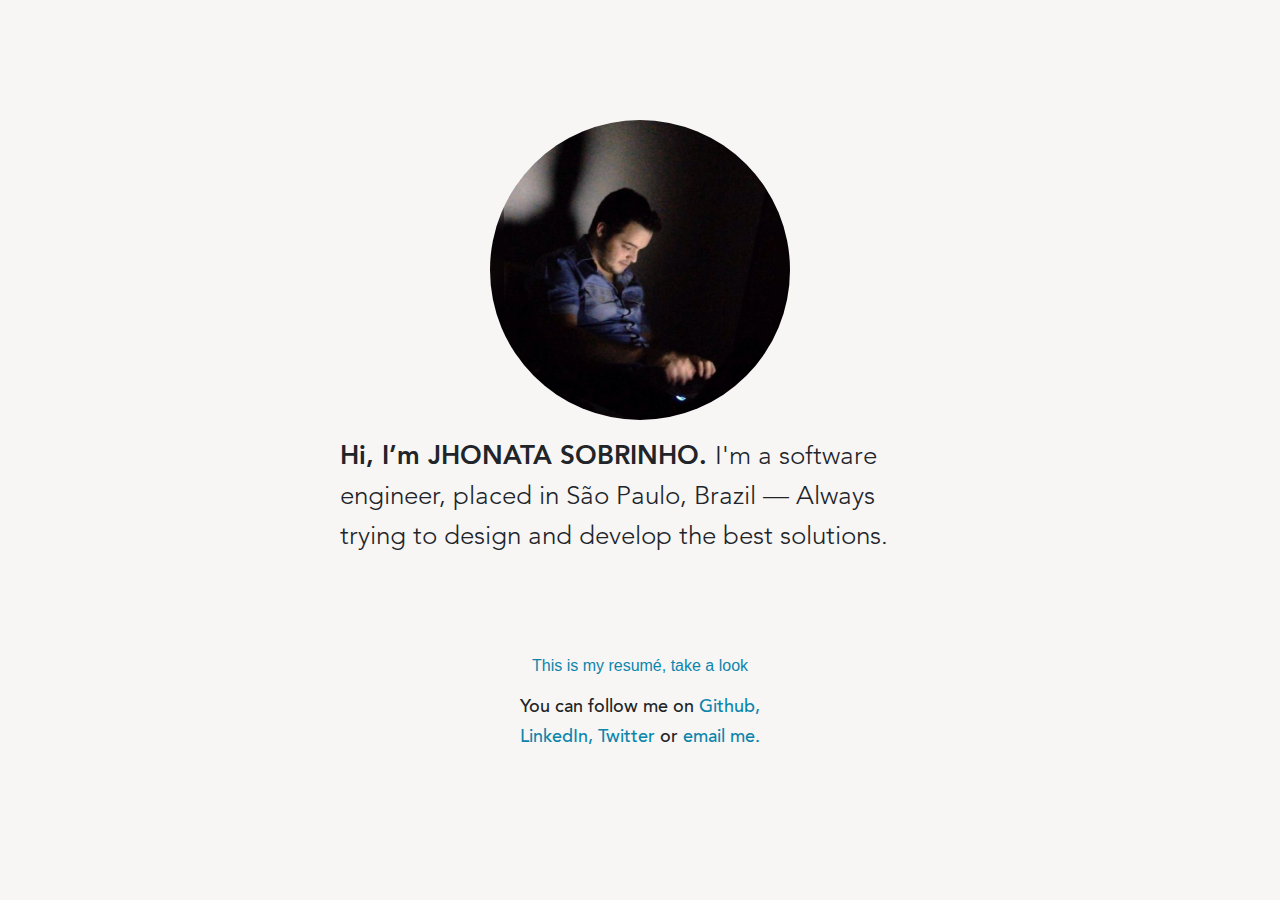
<file: index.html>
<!DOCTYPE html>
<html>
<head>
    <link rel="stylesheet" href="assets/css/main.css">
    <meta name="viewport" content="width=device-width, initial-scale=1.0">
    <title>Jhonata Sobrinho - Software Engineer</title>
    <meta name="description"
          content="Jhonata Sobrinho is a software engineer from São Paulo, Brazil. Currently helping shape the future of e-commerce at Mercado Libre.">
    <meta name="author" content="Jhonata Sobrinho">
    <meta charset="utf-8">
    <link rel="icon" href="assets/img/favicon.ico">
</head>
<body>
<div class="container">
    <section class="intro">
        <div>
            <img class="img-circle" src="assets/img/cover.png" alt="Cover">
        </div>
        <h1>Hi, I’m JHONATA SOBRINHO. <span class="light">I'm a software engineer, placed in São Paulo, Brazil — Always trying to design and develop the best solutions.</span>
        </h1>
    </section>
    <section class="footer">
        <a href="/resume/en">This is my resumé, take a look</a>
        <p>You can follow me on
            <a href="http://github.com/jhonatasobrinho">Github, </a><span> </span>
            <a href="https://www.linkedin.com/in/jhonatasobrinho/">LinkedIn,</a> <span> </span>
            <a href="http://twitter.com/jhonatasobrinho">Twitter</a> <span>or </span>
            <a href="mailto:jhonata.sobrinho@hotmail.com">email me.</a></p>
    </section>
</div>
</body>
</html>
</file>
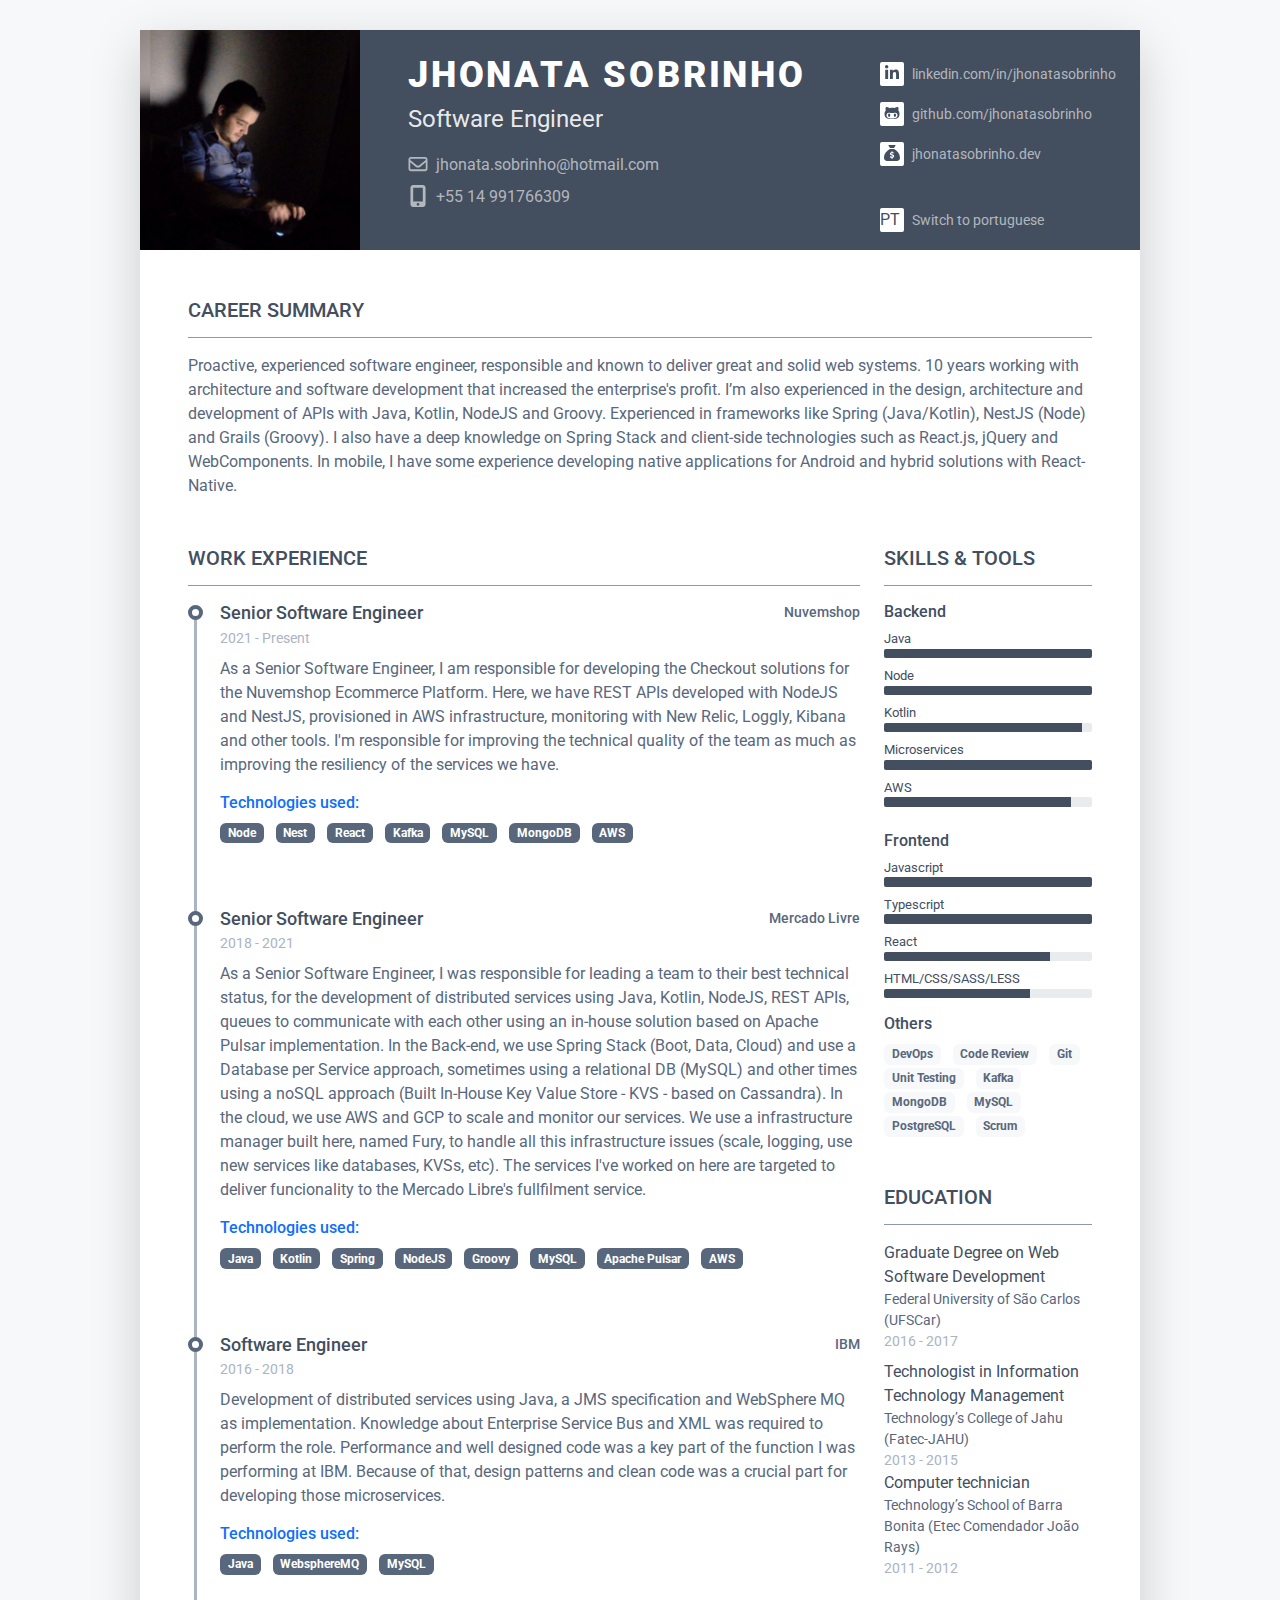
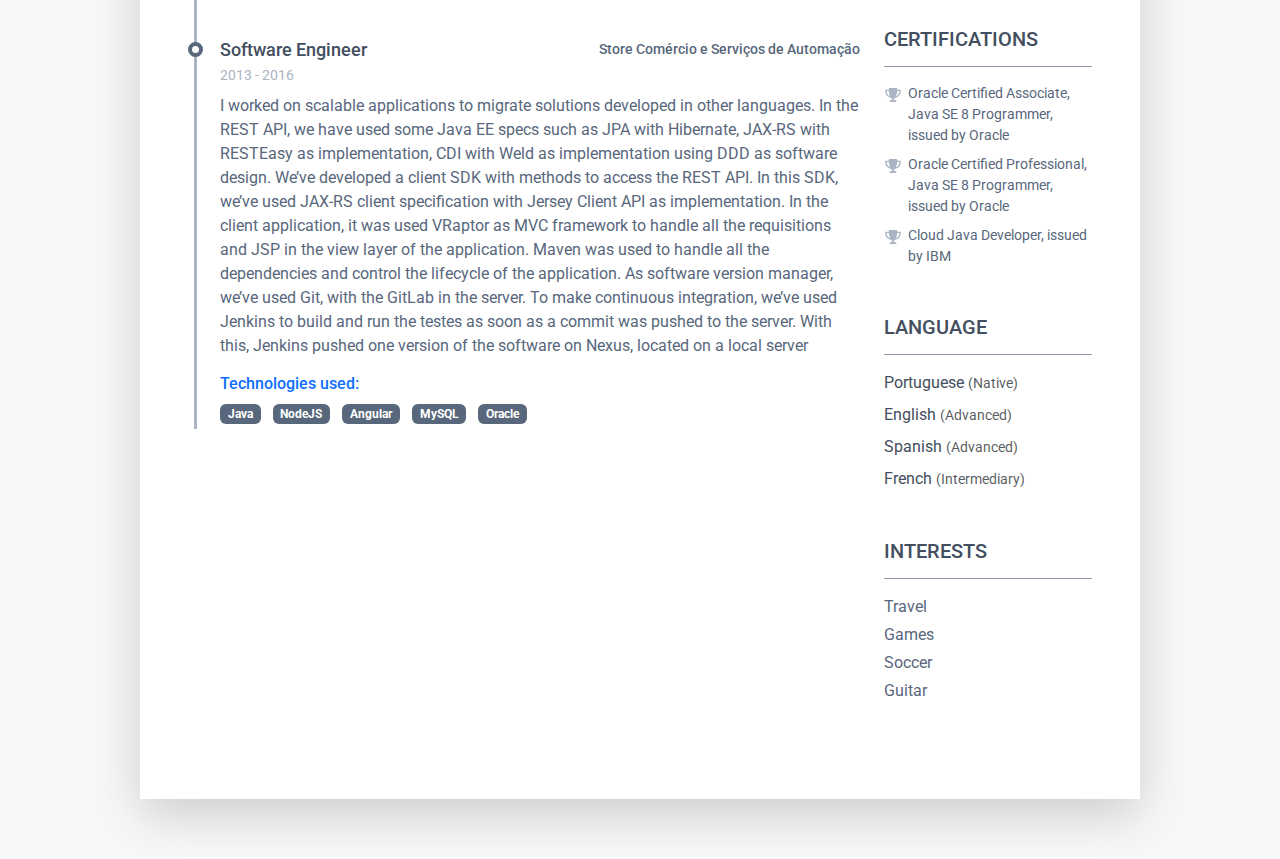
<file: resume/en/index.html>
<!DOCTYPE html>
<html lang="en"> 
<head>
    <title>Jhonata Sobrinho - Resumé</title>
    
    <!-- Meta -->
    <meta charset="utf-8">
    <meta http-equiv="X-UA-Compatible" content="IE=edge">
    <meta name="viewport" content="width=device-width, initial-scale=1.0">
    <meta name="description" content="Jhonata Sobrinho - Resumé">
    <link rel="shortcut icon" href="favicon.ico"> 
    
    <!-- Google Font -->
    <link href="https://fonts.googleapis.com/css?family=Roboto:300,400,500,700,900" rel="stylesheet">
    
    <!-- FontAwesome JS-->
	<script defer src="../assets/fontawesome/js/all.min.js"></script>
       
    <!-- Theme CSS -->  
    <link id="theme-style" rel="stylesheet" href="../assets/css/pillar-1.css">
</head> 

<body>
    <article class="resume-wrapper text-center position-relative">
	    <div class="resume-wrapper-inner mx-auto text-start bg-white shadow-lg">
		    <header class="resume-header pt-4 pt-md-0">
			    <div class="row">
				    <div class="col-block col-md-auto resume-picture-holder text-center text-md-start">
				        <img class="picture" src="../../assets/img/cover.png" alt="">
				    </div><!--//col-->
				    <div class="col">
					    <div class="row p-4 justify-content-center justify-content-md-between">
						    <div class="primary-info col-auto">
							    <h1 class="name mt-0 mb-1 text-white text-uppercase text-uppercase">Jhonata Sobrinho</h1>
							    <div class="title mb-3">Software Engineer</div>
							    <ul class="list-unstyled">
								    <li class="mb-2"><a class="text-link" href="mailto:jhonata.sobrinho@hotmail.com"><i class="far fa-envelope fa-fw me-2" data-fa-transform="grow-3"></i>jhonata.sobrinho@hotmail.com</a></li>
								    <li><a class="text-link" href="tel:5514991766309"><i class="fas fa-mobile-alt fa-fw me-2" data-fa-transform="grow-6"></i>+55 14 991766309</a></li>
							    </ul>
						    </div><!--//primary-info-->
						    <div class="secondary-info col-auto mt-2">
							    <ul class="resume-social list-unstyled">
					                <li class="mb-3"><a class="text-link" href="https://linkedin.com/in/jhonatasobrinho"><span class="fa-container text-center me-2"><i class="fab fa-linkedin-in fa-fw"></i></span>linkedin.com/in/jhonatasobrinho</a></li>
					                <li class="mb-3"><a class="text-link" href="https://github.com/jhonatasobrinho"><span class="fa-container text-center me-2"><i class="fab fa-github-alt fa-fw"></i></span>github.com/jhonatasobrinho</a></li>
					                <li><a class="text-link" href="https://jhonatasobrinho.dev"><span class="fa-container text-center me-2"><i class="fas fa-sack-dollar"></i></span>jhonatasobrinho.dev</a></li>
									<br />
									<br />
									<li class="mb-1"><a class="text-link" href="/resume/pt-br"><span class="fa-container me-2">PT</span>Switch to portuguese</a></li>
							    </ul>
						    </div><!--//secondary-info-->
					    </div><!--//row-->
					    
				    </div><!--//col-->
			    </div><!--//row-->
		    </header>
		    <div class="resume-body p-5">
			    <section class="resume-section summary-section mb-5">
				    <h2 class="resume-section-title text-uppercase font-weight-bold pb-3 mb-3">Career Summary</h2>
				    <div class="resume-section-content">
						<p class="mb-0">Proactive, experienced software engineer, responsible and known to deliver great and solid web systems. 10 years working with architecture and software development that increased the enterprise's profit.
							I’m also experienced in the design, architecture and development of APIs with Java, Kotlin, NodeJS and Groovy. Experienced in frameworks like Spring (Java/Kotlin), NestJS (Node) and Grails (Groovy).
							I also have a deep knowledge on Spring Stack and client-side technologies such as React.js, jQuery and WebComponents.
							In mobile, I have some experience developing native applications for Android and hybrid solutions with React-Native.
						</p>
				    </div>
			    </section><!--//summary-section-->
			    <div class="row">
				    <div class="col-lg-9">
					    <section class="resume-section experience-section mb-5">
						    <h2 class="resume-section-title text-uppercase font-weight-bold pb-3 mb-3">Work Experience</h2>
						    <div class="resume-section-content">
							    <div class="resume-timeline position-relative">
								    <article class="resume-timeline-item position-relative pb-5">
									    <div class="resume-timeline-item-header mb-2">
										    <div class="d-flex flex-column flex-md-row">
										        <h3 class="resume-position-title font-weight-bold mb-1">Senior Software Engineer</h3>
										        <div class="resume-company-name ms-auto">Nuvemshop</div>
										    </div><!--//row-->
										    <div class="resume-position-time">2021 - Present</div>
									    </div><!--//resume-timeline-item-header-->
									    <div class="resume-timeline-item-desc">
										    <p>As a Senior Software Engineer, I am responsible for developing the Checkout solutions for the Nuvemshop Ecommerce Platform. Here, we have REST APIs
												developed with NodeJS and NestJS, provisioned in AWS infrastructure, monitoring with New Relic, Loggly, Kibana and other tools.
												I'm responsible for improving the technical quality of the team as much as improving the resiliency of the services we have.
											</p>
										    <h4 class="resume-timeline-item-desc-heading font-weight-bold">Technologies used:</h4>
										    <ul class="list-inline">
											    <li class="list-inline-item"><span class="badge bg-secondary badge-pill">Node</span></li>
											    <li class="list-inline-item"><span class="badge bg-secondary badge-pill">Nest</span></li>
											    <li class="list-inline-item"><span class="badge bg-secondary badge-pill">React</span></li>
											    <li class="list-inline-item"><span class="badge bg-secondary badge-pill">Kafka</span></li>
											    <li class="list-inline-item"><span class="badge bg-secondary badge-pill">MySQL</span></li>
											    <li class="list-inline-item"><span class="badge bg-secondary badge-pill">MongoDB</span></li>
											    <li class="list-inline-item"><span class="badge bg-secondary badge-pill">AWS</span></li>
										    </ul>
									    </div><!--//resume-timeline-item-desc-->

								    </article><!--//resume-timeline-item-->
								    
								    <article class="resume-timeline-item position-relative pb-5">
									    
									    <div class="resume-timeline-item-header mb-2">
										    <div class="d-flex flex-column flex-md-row">
										        <h3 class="resume-position-title font-weight-bold mb-1">Senior Software Engineer</h3>
										        <div class="resume-company-name ms-auto">Mercado Livre</div>
										    </div><!--//row-->
										    <div class="resume-position-time">2018 - 2021</div>
									    </div><!--//resume-timeline-item-header-->
									    <div class="resume-timeline-item-desc">
										    <p>As a Senior Software Engineer, I was responsible for leading a team to their best technical status, for the development of distributed services using Java, Kotlin, NodeJS, REST APIs, queues to communicate with each other using an in-house solution based on Apache Pulsar implementation. In the Back-end, we use Spring Stack (Boot, Data, Cloud) and use a Database per Service approach, sometimes using a relational DB (MySQL) and other times using a noSQL approach (Built In-House Key Value Store - KVS - based on Cassandra). In the cloud, we use AWS and GCP to scale and monitor our services. We use a infrastructure manager built here, named Fury, to handle all this infrastructure issues (scale, logging, use new services like databases, KVSs, etc). The services I've worked on here are targeted to deliver funcionality to the Mercado Libre's fullfilment service.
											</p>
										    <h4 class="resume-timeline-item-desc-heading font-weight-bold">Technologies used:</h4>
										    <ul class="list-inline">
											    <li class="list-inline-item"><span class="badge bg-secondary badge-pill">Java</span></li>
											    <li class="list-inline-item"><span class="badge bg-secondary badge-pill">Kotlin</span></li>
											    <li class="list-inline-item"><span class="badge bg-secondary badge-pill">Spring</span></li>
											    <li class="list-inline-item"><span class="badge bg-secondary badge-pill">NodeJS</span></li>
											    <li class="list-inline-item"><span class="badge bg-secondary badge-pill">Groovy</span></li>
											    <li class="list-inline-item"><span class="badge bg-secondary badge-pill">MySQL</span></li>
											    <li class="list-inline-item"><span class="badge bg-secondary badge-pill">Apache Pulsar</span></li>
											    <li class="list-inline-item"><span class="badge bg-secondary badge-pill">AWS</span></li>
										    </ul>
									    </div><!--//resume-timeline-item-desc-->

								    </article><!--//resume-timeline-item-->
								    
								    <article class="resume-timeline-item position-relative pb-5">
									    
									    <div class="resume-timeline-item-header mb-2">
										    <div class="d-flex flex-column flex-md-row">
										        <h3 class="resume-position-title font-weight-bold mb-1">Software Engineer</h3>
										        <div class="resume-company-name ms-auto">IBM</div>
										    </div><!--//row-->
										    <div class="resume-position-time">2016 - 2018</div>
									    </div><!--//resume-timeline-item-header-->
									    <div class="resume-timeline-item-desc">
										    <p>Development of distributed services using Java, a JMS specification and WebSphere MQ as implementation. Knowledge about Enterprise Service Bus and XML was required to perform the role. Performance and well designed code was a key part of the function I was performing at IBM. Because of that, design patterns and clean code was a crucial part for developing those microservices.
											</p>
										    <h4 class="resume-timeline-item-desc-heading font-weight-bold">Technologies used:</h4>
										    <ul class="list-inline">
											    <li class="list-inline-item"><span class="badge bg-secondary badge-pill">Java</span></li>
											    <li class="list-inline-item"><span class="badge bg-secondary badge-pill">WebsphereMQ</span></li>
											    <li class="list-inline-item"><span class="badge bg-secondary badge-pill">MySQL</span></li>
										    </ul>
									    </div><!--//resume-timeline-item-desc-->

								    </article><!--//resume-timeline-item-->
								    
								    <article class="resume-timeline-item position-relative">
									    <div class="resume-timeline-item-header mb-2">
										    <div class="d-flex flex-column flex-md-row">
										        <h3 class="resume-position-title font-weight-bold mb-1">Software Engineer</small></h3>
										        <div class="resume-company-name ms-auto">Store Comércio e Serviços de Automação</div>
										    </div><!--//row-->
										    <div class="resume-position-time">2013 - 2016</div>
									    </div><!--//resume-timeline-item-header-->
									    <div class="resume-timeline-item-desc">
										    <p>I worked on scalable applications to migrate solutions developed in other languages. In the REST API, we have used some Java EE specs such as JPA with Hibernate, JAX-RS with RESTEasy as implementation, CDI with Weld as implementation using DDD as software design.
												We’ve developed a client SDK with methods to access the REST API. In this SDK, we’ve used JAX-RS client specification with Jersey Client API as implementation. In the client application, it was used VRaptor as MVC framework to handle all the requisitions and JSP in the view layer of the application.
												Maven was used to handle all the dependencies and control the lifecycle of the application.
												As software version manager, we’ve used Git, with the GitLab in the server. To make continuous integration, we’ve used Jenkins to build and run the testes as
												soon as a commit was pushed to the server. With this, Jenkins pushed one version of the software on Nexus, located on a local server
											</p>
										    <h4 class="resume-timeline-item-desc-heading font-weight-bold">Technologies used:</h4>
										    <ul class="list-inline">
											    <li class="list-inline-item"><span class="badge bg-secondary badge-pill">Java</span></li>
											    <li class="list-inline-item"><span class="badge bg-secondary badge-pill">NodeJS</span></li>
											    <li class="list-inline-item"><span class="badge bg-secondary badge-pill">Angular</span></li>
											    <li class="list-inline-item"><span class="badge bg-secondary badge-pill">MySQL</span></li>
											    <li class="list-inline-item"><span class="badge bg-secondary badge-pill">Oracle</span></li>
										    </ul>
									    </div><!--//resume-timeline-item-desc-->

								    </article><!--//resume-timeline-item-->
							    </div><!--//resume-timeline-->
						    </div>
					    </section><!--//experience-section-->
				    </div>
				    <div class="col-lg-3">
					    <section class="resume-section skills-section mb-5">
						    <h2 class="resume-section-title text-uppercase font-weight-bold pb-3 mb-3">Skills &amp; Tools</h2>
						    <div class="resume-section-content">
								<div class="resume-skill-item">
									<h4 class="resume-skills-cat font-weight-bold">Backend</h4>
									<ul class="list-unstyled mb-4">
										<li class="mb-2">
											<div class="resume-skill-name">Java</div>
											<div class="progress resume-progress">
												<div class="progress-bar theme-progress-bar-dark" role="progressbar" style="width: 100%" aria-valuenow="25" aria-valuemin="0" aria-valuemax="100"></div>
											</div>
										</li>
										<li class="mb-2">
											<div class="resume-skill-name">Node</div>
											<div class="progress resume-progress">
												<div class="progress-bar theme-progress-bar-dark" role="progressbar" style="width: 100%" aria-valuenow="25" aria-valuemin="0" aria-valuemax="100"></div>
											</div>
										</li>

										<li class="mb-2">
											<div class="resume-skill-name">Kotlin</div>
											<div class="progress resume-progress">
												<div class="progress-bar theme-progress-bar-dark" role="progressbar" style="width: 95%" aria-valuenow="25" aria-valuemin="0" aria-valuemax="100"></div>
											</div>
										</li>
										<li class="mb-2">
											<div class="resume-skill-name">Microservices</div>
											<div class="progress resume-progress">
												<div class="progress-bar theme-progress-bar-dark" role="progressbar" style="width: 100%" aria-valuenow="25" aria-valuemin="0" aria-valuemax="100"></div>
											</div>
										</li>
										<li class="mb-2">
											<div class="resume-skill-name">AWS</div>
											<div class="progress resume-progress">
												<div class="progress-bar theme-progress-bar-dark" role="progressbar" style="width: 90%" aria-valuenow="25" aria-valuemin="0" aria-valuemax="100"></div>
											</div>
										</li>
									</ul>
								</div><!--//resume-skill-item-->

								<div class="resume-skill-item">
									<h4 class="resume-skills-cat font-weight-bold">Frontend</h4>
									<ul class="list-unstyled">
										<li class="mb-2">
											<div class="resume-skill-name">Javascript</div>
											<div class="progress resume-progress">
												<div class="progress-bar theme-progress-bar-dark" role="progressbar" style="width: 100%" aria-valuenow="25" aria-valuemin="0" aria-valuemax="100"></div>
											</div>
										</li>
										<li class="mb-2">
											<div class="resume-skill-name">Typescript</div>
											<div class="progress resume-progress">
												<div class="progress-bar theme-progress-bar-dark" role="progressbar" style="width: 100%" aria-valuenow="25" aria-valuemin="0" aria-valuemax="100"></div>
											</div>
										</li>
										<li class="mb-2">
											<div class="resume-skill-name">React</div>
											<div class="progress resume-progress">
												<div class="progress-bar theme-progress-bar-dark" role="progressbar" style="width: 80%" aria-valuenow="25" aria-valuemin="0" aria-valuemax="100"></div>
											</div>
										</li>
										<li class="mb-2">
											<div class="resume-skill-name">HTML/CSS/SASS/LESS</div>
											<div class="progress resume-progress">
												<div class="progress-bar theme-progress-bar-dark" role="progressbar" style="width: 70%" aria-valuenow="25" aria-valuemin="0" aria-valuemax="100"></div>
											</div>
										</li>
									</ul>
								</div><!--//resume-skill-item-->
						        
						        <div class="resume-skill-item">
						            <h4 class="resume-skills-cat font-weight-bold">Others</h4>
						            <ul class="list-inline">
							            <li class="list-inline-item"><span class="badge badge-light">DevOps</span></li>
							            <li class="list-inline-item"><span class="badge badge-light">Code Review</span></li>
							            <li class="list-inline-item"><span class="badge badge-light">Git</span></li>
							            <li class="list-inline-item"><span class="badge badge-light">Unit Testing</span></li>
							            <li class="list-inline-item"><span class="badge badge-light">Kafka</span></li>
							            <li class="list-inline-item"><span class="badge badge-light">MongoDB</span></li>
							            <li class="list-inline-item"><span class="badge badge-light">MySQL</span></li>
							            <li class="list-inline-item"><span class="badge badge-light">PostgreSQL</span></li>
							            <li class="list-inline-item"><span class="badge badge-light">Scrum</span></li>
						            </ul>
						        </div><!--//resume-skill-item-->
						    </div><!--resume-section-content-->
					    </section><!--//skills-section-->
					    <section class="resume-section education-section mb-5">
						    <h2 class="resume-section-title text-uppercase font-weight-bold pb-3 mb-3">Education</h2>
						    <div class="resume-section-content">
							    <ul class="list-unstyled">
								    <li class="mb-2">
								        <div class="resume-degree font-weight-bold">Graduate Degree on Web Software Development</div>
								        <div class="resume-degree-org">Federal University of São Carlos (UFSCar) </div>
								        <div class="resume-degree-time">2016 - 2017</div>
								    </li>
								    <li>
								        <div class="resume-degree font-weight-bold">Technologist in Information Technology Management</div>
								        <div class="resume-degree-org">Technology’s College of Jahu (Fatec-JAHU)</div>
								        <div class="resume-degree-time">2013 - 2015</div>
								    </li>
								    <li>
								        <div class="resume-degree font-weight-bold">Computer technician</div>
								        <div class="resume-degree-org">Technology’s School of Barra Bonita (Etec Comendador João Rays)</div>
								        <div class="resume-degree-time">2011 - 2012</div>
								    </li>
							    </ul>
						    </div>
					    </section><!--//education-section-->
					    <section class="resume-section reference-section mb-5">
						    <h2 class="resume-section-title text-uppercase font-weight-bold pb-3 mb-3">Certifications</h2>
						    <div class="resume-section-content">
							    <ul class="list-unstyled resume-awards-list">
									<li class="mb-2 ps-4 position-relative">
								        <i class="resume-award-icon fas fa-trophy position-absolute" data-fa-transform="shrink-2"></i>
								        <div class="resume-award-desc">Oracle Certified Associate, Java SE 8 Programmer, issued by Oracle</div>
								    </li>
									<li class="mb-2 ps-4 position-relative">
										<i class="resume-award-icon fas fa-trophy position-absolute" data-fa-transform="shrink-2"></i>
										<div class="resume-award-desc">Oracle Certified Professional, Java SE 8 Programmer, issued by Oracle</div>
									</li>
									<li class="mb-2 ps-4 position-relative">
										<i class="resume-award-icon fas fa-trophy position-absolute" data-fa-transform="shrink-2"></i>
										<div class="resume-award-desc">Cloud Java Developer, issued by IBM</div>
									</li>
							    </ul>
						    </div>
					    </section><!--//interests-section-->
					    <section class="resume-section language-section mb-5">
						    <h2 class="resume-section-title text-uppercase font-weight-bold pb-3 mb-3">Language</h2>
						    <div class="resume-section-content">
							    <ul class="list-unstyled resume-lang-list">
								    <li class="mb-2"><span class="resume-lang-name font-weight-bold">Portuguese</span> <small class="text-muted font-weight-normal">(Native)</small></li>
								    <li class="mb-2"><span class="resume-lang-name font-weight-bold">English</span> <small class="text-muted font-weight-normal">(Advanced)</small></li>
								    <li class="mb-2"><span class="resume-lang-name font-weight-bold">Spanish</span> <small class="text-muted font-weight-normal">(Advanced)</small></li>
								    <li class="mb-2"><span class="resume-lang-name font-weight-bold">French</span> <small class="text-muted font-weight-normal">(Intermediary)</small></li>
							    </ul>
						    </div>
					    </section><!--//language-section-->
					    <section class="resume-section interests-section mb-5">
						    <h2 class="resume-section-title text-uppercase font-weight-bold pb-3 mb-3">Interests</h2>
						    <div class="resume-section-content">
							    <ul class="list-unstyled">
								    <li class="mb-1">Travel</li>
								    <li class="mb-1">Games</li>
								    <li class="mb-1">Soccer</li>
								    <li class="mb-1">Guitar</li>
							    </ul>
						    </div>
					    </section><!--//interests-section-->
				    </div>
			    </div><!--//row-->
		    </div><!--//resume-body-->
	    </div>
    </article>
</body>
</html>
</file>
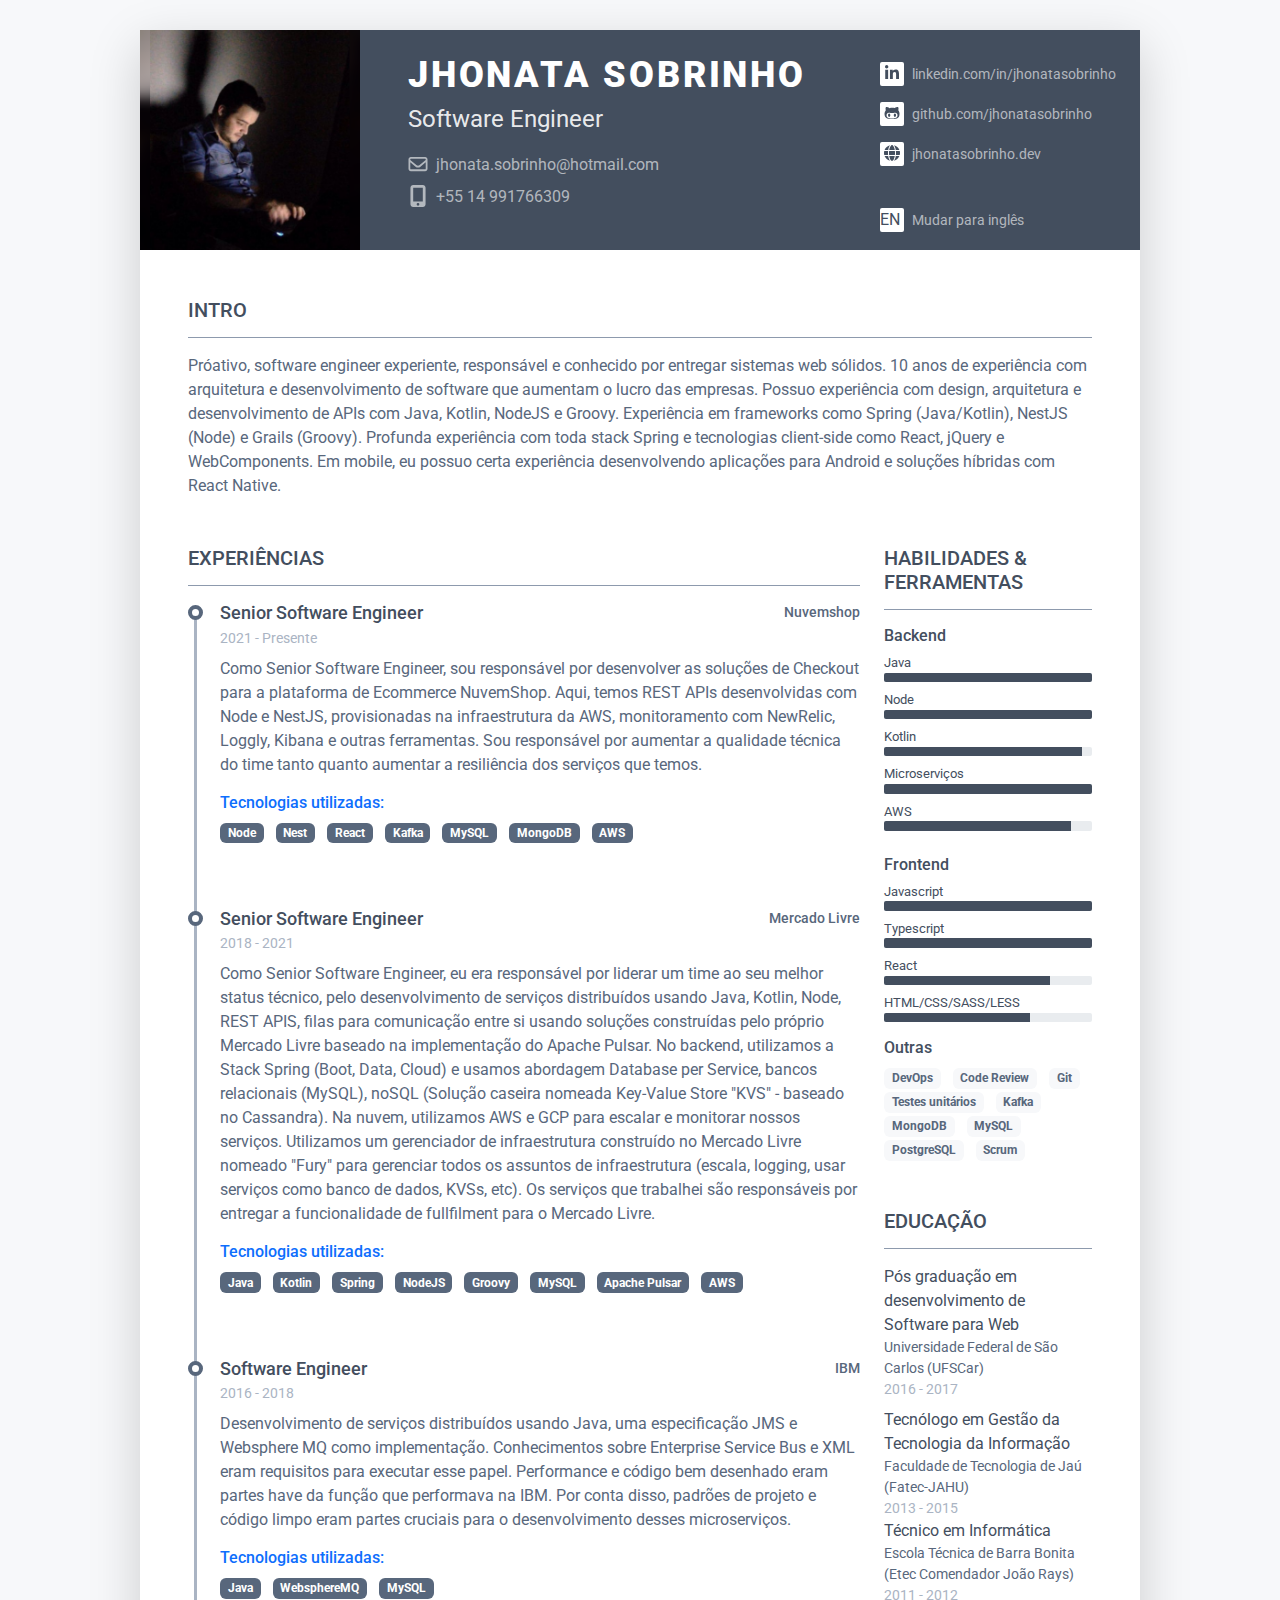
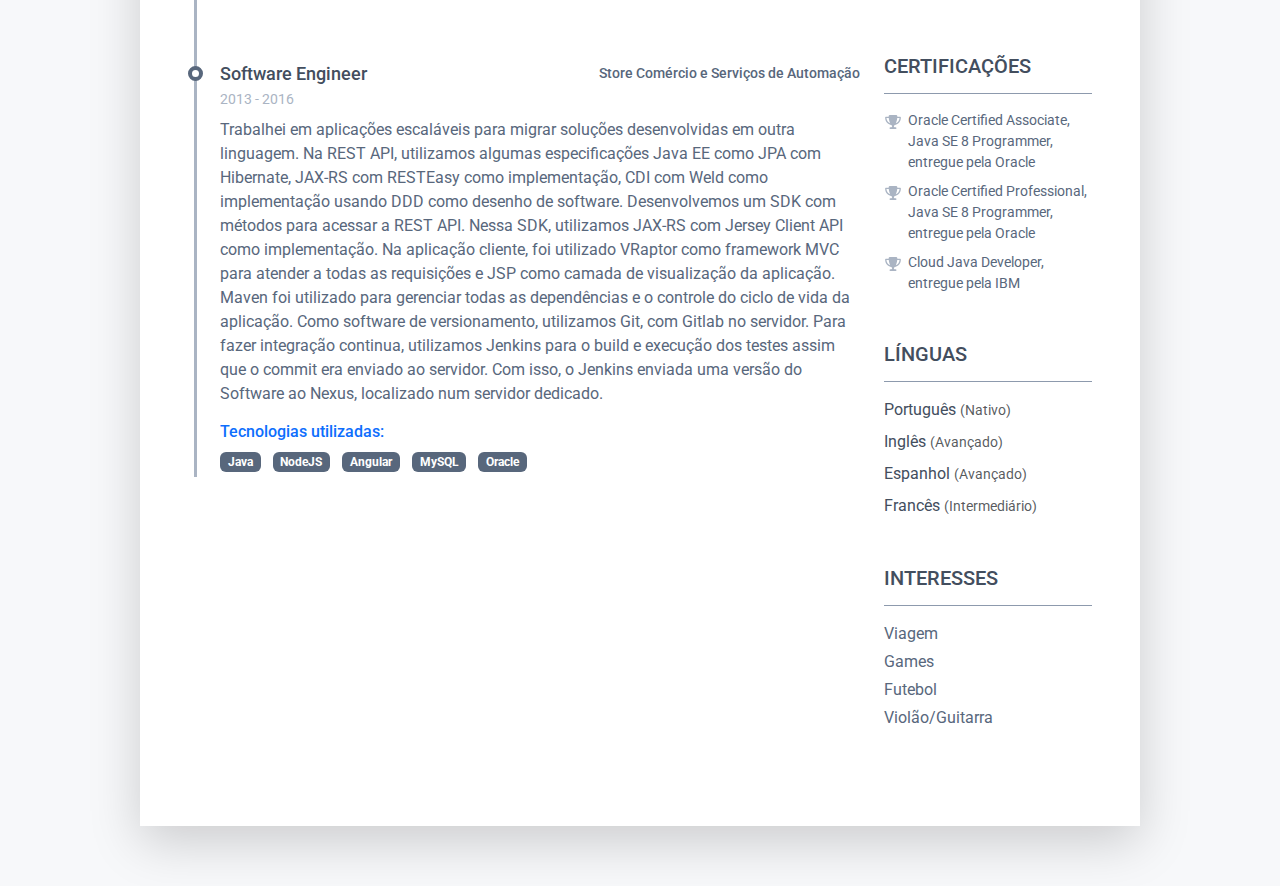
<file: resume/pt-br/index.html>
<!DOCTYPE html>
<html lang="en"> 
<head>
    <title>Jhonata Sobrinho - Resumé</title>
    
    <!-- Meta -->
    <meta charset="utf-8">
    <meta http-equiv="X-UA-Compatible" content="IE=edge">
    <meta name="viewport" content="width=device-width, initial-scale=1.0">
    <meta name="description" content="Jhonata Sobrinho - Resumé">
    <link rel="shortcut icon" href="favicon.ico"> 
    
    <!-- Google Font -->
    <link href="https://fonts.googleapis.com/css?family=Roboto:300,400,500,700,900" rel="stylesheet">
    
    <!-- FontAwesome JS-->
	<script defer src="../assets/fontawesome/js/all.min.js"></script>
       
    <!-- Theme CSS -->  
    <link id="theme-style" rel="stylesheet" href="../assets/css/pillar-1.css">
</head> 

<body>
    <article class="resume-wrapper text-center position-relative">
	    <div class="resume-wrapper-inner mx-auto text-start bg-white shadow-lg">
		    <header class="resume-header pt-4 pt-md-0">
			    <div class="row">
				    <div class="col-block col-md-auto resume-picture-holder text-center text-md-start">
				        <img class="picture" src="../../assets/img/cover.png" alt="">
				    </div><!--//col-->
				    <div class="col">
					    <div class="row p-4 justify-content-center justify-content-md-between">
						    <div class="primary-info col-auto">
							    <h1 class="name mt-0 mb-1 text-white text-uppercase text-uppercase">Jhonata Sobrinho</h1>
							    <div class="title mb-3">Software Engineer</div>
							    <ul class="list-unstyled">
								    <li class="mb-2"><a class="text-link" href="mailto:jhonata.sobrinho@hotmail.com"><i class="far fa-envelope fa-fw me-2" data-fa-transform="grow-3"></i>jhonata.sobrinho@hotmail.com</a></li>
								    <li><a class="text-link" href="tel:5514991766309"><i class="fas fa-mobile-alt fa-fw me-2" data-fa-transform="grow-6"></i>+55 14 991766309</a></li>
							    </ul>
						    </div><!--//primary-info-->
						    <div class="secondary-info col-auto mt-2">
							    <ul class="resume-social list-unstyled">
					                <li class="mb-3"><a class="text-link" href="https://linkedin.com/in/jhonatasobrinho"><span class="fa-container text-center me-2"><i class="fab fa-linkedin-in fa-fw"></i></span>linkedin.com/in/jhonatasobrinho</a></li>
					                <li class="mb-3"><a class="text-link" href="https://github.com/jhonatasobrinho"><span class="fa-container text-center me-2"><i class="fab fa-github-alt fa-fw"></i></span>github.com/jhonatasobrinho</a></li>
					                <li><a class="text-link" href="https://jhonatasobrinho.dev"><span class="fa-container text-center me-2"><i class="fas fa-globe"></i></span>jhonatasobrinho.dev</a></li>
									<br />
									<br />
									<li class="mb-1"><a class="text-link" href="/resume/en"><span class="fa-container me-2">EN</span>Mudar para inglês</a></li>
							    </ul>
						    </div><!--//secondary-info-->
					    </div><!--//row-->
					    
				    </div><!--//col-->
			    </div><!--//row-->
		    </header>
		    <div class="resume-body p-5">
			    <section class="resume-section summary-section mb-5">
				    <h2 class="resume-section-title text-uppercase font-weight-bold pb-3 mb-3">Intro</h2>
				    <div class="resume-section-content">
						<p class="mb-0"> Próativo, software engineer experiente, responsável e conhecido por entregar sistemas web sólidos. 10 anos de experiência com arquitetura e desenvolvimento de software que aumentam o lucro das empresas.
							Possuo experiência com design, arquitetura e desenvolvimento de APIs com Java, Kotlin, NodeJS e Groovy. Experiência em frameworks como Spring (Java/Kotlin), NestJS (Node) e Grails (Groovy).
							Profunda experiência com toda stack Spring e tecnologias client-side como React, jQuery e WebComponents.
							Em mobile, eu possuo certa experiência desenvolvendo aplicações para Android e soluções híbridas com React Native.
						</p>
				    </div>
			    </section><!--//summary-section-->
			    <div class="row">
				    <div class="col-lg-9">
					    <section class="resume-section experience-section mb-5">
						    <h2 class="resume-section-title text-uppercase font-weight-bold pb-3 mb-3">Experiências</h2>
						    <div class="resume-section-content">
							    <div class="resume-timeline position-relative">
								    <article class="resume-timeline-item position-relative pb-5">
									    <div class="resume-timeline-item-header mb-2">
										    <div class="d-flex flex-column flex-md-row">
										        <h3 class="resume-position-title font-weight-bold mb-1">Senior Software Engineer</h3>
										        <div class="resume-company-name ms-auto">Nuvemshop</div>
										    </div><!--//row-->
										    <div class="resume-position-time">2021 - Presente</div>
									    </div><!--//resume-timeline-item-header-->
									    <div class="resume-timeline-item-desc">
										    <p>Como Senior Software Engineer, sou responsável por desenvolver as soluções de Checkout para a plataforma de Ecommerce NuvemShop. Aqui, temos REST APIs
												desenvolvidas com Node e NestJS, provisionadas na infraestrutura da AWS, monitoramento com NewRelic, Loggly, Kibana e outras ferramentas.
												Sou responsável por aumentar a qualidade técnica do time tanto quanto aumentar a resiliência dos serviços que temos.
											</p>
										    <h4 class="resume-timeline-item-desc-heading font-weight-bold">Tecnologias utilizadas:</h4>
										    <ul class="list-inline">
											    <li class="list-inline-item"><span class="badge bg-secondary badge-pill">Node</span></li>
											    <li class="list-inline-item"><span class="badge bg-secondary badge-pill">Nest</span></li>
											    <li class="list-inline-item"><span class="badge bg-secondary badge-pill">React</span></li>
											    <li class="list-inline-item"><span class="badge bg-secondary badge-pill">Kafka</span></li>
											    <li class="list-inline-item"><span class="badge bg-secondary badge-pill">MySQL</span></li>
											    <li class="list-inline-item"><span class="badge bg-secondary badge-pill">MongoDB</span></li>
											    <li class="list-inline-item"><span class="badge bg-secondary badge-pill">AWS</span></li>
										    </ul>
									    </div><!--//resume-timeline-item-desc-->

								    </article><!--//resume-timeline-item-->
								    
								    <article class="resume-timeline-item position-relative pb-5">
									    
									    <div class="resume-timeline-item-header mb-2">
										    <div class="d-flex flex-column flex-md-row">
										        <h3 class="resume-position-title font-weight-bold mb-1">Senior Software Engineer</h3>
										        <div class="resume-company-name ms-auto">Mercado Livre</div>
										    </div><!--//row-->
										    <div class="resume-position-time">2018 - 2021</div>
									    </div><!--//resume-timeline-item-header-->
									    <div class="resume-timeline-item-desc">
										    <p>Como Senior Software Engineer, eu era responsável por liderar um time ao seu melhor status técnico, pelo desenvolvimento de serviços distribuídos usando Java, Kotlin, Node, REST APIS,
												filas para comunicação entre si usando soluções construídas pelo próprio Mercado Livre baseado na implementação do Apache Pulsar. No backend, utilizamos a Stack Spring (Boot, Data, Cloud)
												e usamos abordagem Database per Service, bancos relacionais (MySQL), noSQL (Solução caseira nomeada Key-Value Store "KVS" - baseado no Cassandra).
												Na nuvem, utilizamos AWS e GCP para escalar e monitorar nossos serviços.
												Utilizamos um gerenciador de infraestrutura construído no Mercado Livre nomeado "Fury" para gerenciar todos os assuntos de infraestrutura (escala, logging, usar serviços como banco de dados, KVSs, etc).
												Os serviços que trabalhei são responsáveis por entregar a funcionalidade de fullfilment para o Mercado Livre.
											</p>
										    <h4 class="resume-timeline-item-desc-heading font-weight-bold">Tecnologias utilizadas:</h4>
										    <ul class="list-inline">
											    <li class="list-inline-item"><span class="badge bg-secondary badge-pill">Java</span></li>
											    <li class="list-inline-item"><span class="badge bg-secondary badge-pill">Kotlin</span></li>
											    <li class="list-inline-item"><span class="badge bg-secondary badge-pill">Spring</span></li>
											    <li class="list-inline-item"><span class="badge bg-secondary badge-pill">NodeJS</span></li>
											    <li class="list-inline-item"><span class="badge bg-secondary badge-pill">Groovy</span></li>
											    <li class="list-inline-item"><span class="badge bg-secondary badge-pill">MySQL</span></li>
											    <li class="list-inline-item"><span class="badge bg-secondary badge-pill">Apache Pulsar</span></li>
											    <li class="list-inline-item"><span class="badge bg-secondary badge-pill">AWS</span></li>
										    </ul>
									    </div><!--//resume-timeline-item-desc-->

								    </article><!--//resume-timeline-item-->
								    
								    <article class="resume-timeline-item position-relative pb-5">
									    
									    <div class="resume-timeline-item-header mb-2">
										    <div class="d-flex flex-column flex-md-row">
										        <h3 class="resume-position-title font-weight-bold mb-1">Software Engineer</h3>
										        <div class="resume-company-name ms-auto">IBM</div>
										    </div><!--//row-->
										    <div class="resume-position-time">2016 - 2018</div>
									    </div><!--//resume-timeline-item-header-->
									    <div class="resume-timeline-item-desc">
										    <p>Desenvolvimento de serviços distribuídos usando Java, uma especificação JMS e Websphere MQ como implementação. Conhecimentos sobre Enterprise Service Bus e XML eram requisitos para executar esse papel. Performance e código bem desenhado eram partes have da função que performava na IBM.
												Por conta disso, padrões de projeto e código limpo eram partes cruciais para o desenvolvimento desses microserviços.
											</p>
										    <h4 class="resume-timeline-item-desc-heading font-weight-bold">Tecnologias utilizadas:</h4>
										    <ul class="list-inline">
											    <li class="list-inline-item"><span class="badge bg-secondary badge-pill">Java</span></li>
											    <li class="list-inline-item"><span class="badge bg-secondary badge-pill">WebsphereMQ</span></li>
											    <li class="list-inline-item"><span class="badge bg-secondary badge-pill">MySQL</span></li>
										    </ul>
									    </div><!--//resume-timeline-item-desc-->

								    </article><!--//resume-timeline-item-->
								    
								    <article class="resume-timeline-item position-relative">
									    <div class="resume-timeline-item-header mb-2">
										    <div class="d-flex flex-column flex-md-row">
										        <h3 class="resume-position-title font-weight-bold mb-1">Software Engineer</small></h3>
										        <div class="resume-company-name ms-auto">Store Comércio e Serviços de Automação</div>
										    </div><!--//row-->
										    <div class="resume-position-time">2013 - 2016</div>
									    </div><!--//resume-timeline-item-header-->
									    <div class="resume-timeline-item-desc">
										    <p>Trabalhei em aplicações escaláveis para migrar soluções desenvolvidas em outra linguagem. Na REST API, utilizamos algumas especificações Java EE como JPA com Hibernate, JAX-RS com RESTEasy como implementação, CDI com Weld como implementação usando DDD como desenho de software.
												Desenvolvemos um SDK com métodos para acessar a REST API. Nessa SDK, utilizamos JAX-RS com Jersey Client API como implementação. Na aplicação cliente, foi utilizado VRaptor como framework MVC para atender a todas as requisições e JSP como camada de visualização da aplicação.
												Maven foi utilizado para gerenciar todas as dependências e o controle do ciclo de vida da aplicação.
												Como software de versionamento, utilizamos Git, com Gitlab no servidor. Para fazer integração continua, utilizamos Jenkins para o build e execução dos testes assim que o commit era enviado ao servidor.
												Com isso, o Jenkins enviada uma versão do Software ao Nexus, localizado num servidor dedicado.
											</p>
										    <h4 class="resume-timeline-item-desc-heading font-weight-bold">Tecnologias utilizadas:</h4>
										    <ul class="list-inline">
											    <li class="list-inline-item"><span class="badge bg-secondary badge-pill">Java</span></li>
											    <li class="list-inline-item"><span class="badge bg-secondary badge-pill">NodeJS</span></li>
											    <li class="list-inline-item"><span class="badge bg-secondary badge-pill">Angular</span></li>
											    <li class="list-inline-item"><span class="badge bg-secondary badge-pill">MySQL</span></li>
											    <li class="list-inline-item"><span class="badge bg-secondary badge-pill">Oracle</span></li>
										    </ul>
									    </div><!--//resume-timeline-item-desc-->

								    </article><!--//resume-timeline-item-->
							    </div><!--//resume-timeline-->
						    </div>
					    </section><!--//experience-section-->
				    </div>
				    <div class="col-lg-3">
					    <section class="resume-section skills-section mb-5">
						    <h2 class="resume-section-title text-uppercase font-weight-bold pb-3 mb-3">Habilidades &amp; Ferramentas</h2>
						    <div class="resume-section-content">
								<div class="resume-skill-item">
									<h4 class="resume-skills-cat font-weight-bold">Backend</h4>
									<ul class="list-unstyled mb-4">
										<li class="mb-2">
											<div class="resume-skill-name">Java</div>
											<div class="progress resume-progress">
												<div class="progress-bar theme-progress-bar-dark" role="progressbar" style="width: 100%" aria-valuenow="25" aria-valuemin="0" aria-valuemax="100"></div>
											</div>
										</li>
										<li class="mb-2">
											<div class="resume-skill-name">Node</div>
											<div class="progress resume-progress">
												<div class="progress-bar theme-progress-bar-dark" role="progressbar" style="width: 100%" aria-valuenow="25" aria-valuemin="0" aria-valuemax="100"></div>
											</div>
										</li>

										<li class="mb-2">
											<div class="resume-skill-name">Kotlin</div>
											<div class="progress resume-progress">
												<div class="progress-bar theme-progress-bar-dark" role="progressbar" style="width: 95%" aria-valuenow="25" aria-valuemin="0" aria-valuemax="100"></div>
											</div>
										</li>
										<li class="mb-2">
											<div class="resume-skill-name">Microserviços</div>
											<div class="progress resume-progress">
												<div class="progress-bar theme-progress-bar-dark" role="progressbar" style="width: 100%" aria-valuenow="25" aria-valuemin="0" aria-valuemax="100"></div>
											</div>
										</li>
										<li class="mb-2">
											<div class="resume-skill-name">AWS</div>
											<div class="progress resume-progress">
												<div class="progress-bar theme-progress-bar-dark" role="progressbar" style="width: 90%" aria-valuenow="25" aria-valuemin="0" aria-valuemax="100"></div>
											</div>
										</li>
									</ul>
								</div><!--//resume-skill-item-->

								<div class="resume-skill-item">
									<h4 class="resume-skills-cat font-weight-bold">Frontend</h4>
									<ul class="list-unstyled">
										<li class="mb-2">
											<div class="resume-skill-name">Javascript</div>
											<div class="progress resume-progress">
												<div class="progress-bar theme-progress-bar-dark" role="progressbar" style="width: 100%" aria-valuenow="25" aria-valuemin="0" aria-valuemax="100"></div>
											</div>
										</li>
										<li class="mb-2">
											<div class="resume-skill-name">Typescript</div>
											<div class="progress resume-progress">
												<div class="progress-bar theme-progress-bar-dark" role="progressbar" style="width: 100%" aria-valuenow="25" aria-valuemin="0" aria-valuemax="100"></div>
											</div>
										</li>
										<li class="mb-2">
											<div class="resume-skill-name">React</div>
											<div class="progress resume-progress">
												<div class="progress-bar theme-progress-bar-dark" role="progressbar" style="width: 80%" aria-valuenow="25" aria-valuemin="0" aria-valuemax="100"></div>
											</div>
										</li>
										<li class="mb-2">
											<div class="resume-skill-name">HTML/CSS/SASS/LESS</div>
											<div class="progress resume-progress">
												<div class="progress-bar theme-progress-bar-dark" role="progressbar" style="width: 70%" aria-valuenow="25" aria-valuemin="0" aria-valuemax="100"></div>
											</div>
										</li>
									</ul>
								</div><!--//resume-skill-item-->
						        
						        <div class="resume-skill-item">
						            <h4 class="resume-skills-cat font-weight-bold">Outras</h4>
						            <ul class="list-inline">
							            <li class="list-inline-item"><span class="badge badge-light">DevOps</span></li>
							            <li class="list-inline-item"><span class="badge badge-light">Code Review</span></li>
							            <li class="list-inline-item"><span class="badge badge-light">Git</span></li>
							            <li class="list-inline-item"><span class="badge badge-light">Testes unitários</span></li>
							            <li class="list-inline-item"><span class="badge badge-light">Kafka</span></li>
							            <li class="list-inline-item"><span class="badge badge-light">MongoDB</span></li>
							            <li class="list-inline-item"><span class="badge badge-light">MySQL</span></li>
							            <li class="list-inline-item"><span class="badge badge-light">PostgreSQL</span></li>
							            <li class="list-inline-item"><span class="badge badge-light">Scrum</span></li>
						            </ul>
						        </div><!--//resume-skill-item-->
						    </div><!--resume-section-content-->
					    </section><!--//skills-section-->
					    <section class="resume-section education-section mb-5">
						    <h2 class="resume-section-title text-uppercase font-weight-bold pb-3 mb-3">Educação</h2>
						    <div class="resume-section-content">
							    <ul class="list-unstyled">
								    <li class="mb-2">
								        <div class="resume-degree font-weight-bold">Pós graduação em desenvolvimento de Software para Web</div>
								        <div class="resume-degree-org">Universidade Federal de São Carlos (UFSCar)</div>
								        <div class="resume-degree-time">2016 - 2017</div>
								    </li>
								    <li>
								        <div class="resume-degree font-weight-bold">Tecnólogo em Gestão da Tecnologia da Informação</div>
								        <div class="resume-degree-org">Faculdade de Tecnologia de Jaú (Fatec-JAHU)</div>
								        <div class="resume-degree-time">2013 - 2015</div>
								    </li>
								    <li>
								        <div class="resume-degree font-weight-bold">Técnico em Informática</div>
								        <div class="resume-degree-org">Escola Técnica de Barra Bonita (Etec Comendador João Rays)</div>
								        <div class="resume-degree-time">2011 - 2012</div>
								    </li>
							    </ul>
						    </div>
					    </section><!--//education-section-->
					    <section class="resume-section reference-section mb-5">
						    <h2 class="resume-section-title text-uppercase font-weight-bold pb-3 mb-3">Certificações</h2>
						    <div class="resume-section-content">
							    <ul class="list-unstyled resume-awards-list">
									<li class="mb-2 ps-4 position-relative">
								        <i class="resume-award-icon fas fa-trophy position-absolute" data-fa-transform="shrink-2"></i>
								        <div class="resume-award-desc">Oracle Certified Associate, Java SE 8 Programmer, entregue pela Oracle</div>
								    </li>
									<li class="mb-2 ps-4 position-relative">
										<i class="resume-award-icon fas fa-trophy position-absolute" data-fa-transform="shrink-2"></i>
										<div class="resume-award-desc">Oracle Certified Professional, Java SE 8 Programmer, entregue pela Oracle</div>
									</li>
									<li class="mb-2 ps-4 position-relative">
										<i class="resume-award-icon fas fa-trophy position-absolute" data-fa-transform="shrink-2"></i>
										<div class="resume-award-desc">Cloud Java Developer, entregue pela IBM</div>
									</li>
							    </ul>
						    </div>
					    </section><!--//interests-section-->
					    <section class="resume-section language-section mb-5">
						    <h2 class="resume-section-title text-uppercase font-weight-bold pb-3 mb-3">Línguas</h2>
						    <div class="resume-section-content">
							    <ul class="list-unstyled resume-lang-list">
								    <li class="mb-2"><span class="resume-lang-name font-weight-bold">Português</span> <small class="text-muted font-weight-normal">(Nativo)</small></li>
								    <li class="mb-2"><span class="resume-lang-name font-weight-bold">Inglês</span> <small class="text-muted font-weight-normal">(Avançado)</small></li>
								    <li class="mb-2"><span class="resume-lang-name font-weight-bold">Espanhol</span> <small class="text-muted font-weight-normal">(Avançado)</small></li>
								    <li class="mb-2"><span class="resume-lang-name font-weight-bold">Francês</span> <small class="text-muted font-weight-normal">(Intermediário)</small></li>
							    </ul>
						    </div>
					    </section><!--//language-section-->
					    <section class="resume-section interests-section mb-5">
						    <h2 class="resume-section-title text-uppercase font-weight-bold pb-3 mb-3">Interesses</h2>
						    <div class="resume-section-content">
							    <ul class="list-unstyled">
								    <li class="mb-1">Viagem</li>
								    <li class="mb-1">Games</li>
								    <li class="mb-1">Futebol</li>
								    <li class="mb-1">Violão/Guitarra</li>
							    </ul>
						    </div>
					    </section><!--//interests-section-->
				    </div>
			    </div><!--//row-->
		    </div><!--//resume-body-->
	    </div>
    </article>
</body>
</html>
</file>
<file: assets/css/main.css>
body {
    font-family: Avenir-Book, sans-serif;
    background: #f7f6f5;
    color: #212429;
    margin: 0;
    text-rendering: optimizeLegibility;
    -webkit-font-smoothing: antialiased;
    -moz-osx-font-smoothing: grayscale;
    background-size: 100%;
    background-position: 0 -75px;
    background-repeat: no-repeat;
    -webkit-animation: fadein 1s ease;
    animation: fadein 1s ease;
    padding: 20px
}

@font-face {
    font-family: "Avenir-Light";
    src: url("../fonts/avenir_light.woff") format('woff');
    font-weight: 100
}

@font-face {
    font-family: "Avenir-Medium";
    src: url("../fonts/avenir_medium.woff") format('woff');
    font-weight: 500
}

@font-face {
    font-family: "Avenir-Heavy";
    src: url("../fonts/avenir_heavy.woff") format('woff');
    font-weight: 700
}

@-webkit-keyframes fadein {
    from {
        opacity: 0
    }
    to {
        opacity: 1
    }
}

@keyframes fadein {
    from {
        opacity: 0
    }
    to {
        opacity: 1
    }
}

a {
    text-decoration: none;
    color: #212429;
    -webkit-transition: color 0.25s;
    transition: color 0.25s
}

a:hover {
    color: #0C85AC;
    -webkit-transition: color 0.25s;
    transition: color 0.25s
}

h1 {
    font-family: Avenir-Heavy, sans-serif;
    font-size: 26px;
    line-height: 40px
}

h1 .light {
    font-family: Avenir-Light;
    font-weight: 400
}

h3 {
    font-weight: 300
}

h4 {
    font-family: Avenir-Heavy, sans-serif;
    font-size: 14px;
    color: #BAADA3;
    margin-bottom: 40px;
    margin-top: 25px
}

p {
    font-family: Avenir-Book, Avenir-Light, sans-serif;
    font-size: 15px;
    color: #222427;
    line-height: 25px
}

.container {
    max-width: 600px;
    margin: auto
}

.container-wide {
    display: table;
    margin: auto;
    margin: 40px auto 40px auto
}

section.intro {
    margin: 100px 0 100px 0
}

section.intro a {
    color: #0C85AC
}

section.intro a:hover {
    color: #222427
}

section.intro li a::after {
    content: url('arrow.svg');
    padding: 0 2px 0 10px;
    position: relative;
    top: -3px;
    right: 0;
    -webkit-transition: right 0.75s ease;
    transition: right 0.75s ease
}

section.intro li a:hover::after {
    right: -10px;
    -webkit-transition: right 0.5s ease;
    transition: right 0.5s ease
}

#fourohfour {
    margin-top: 100px
}

#fourohfour h3 {
    max-width: 300px
}

.left-col {
    width: 35%;
    box-sizing: border-box;
    display: inline-block;
    vertical-align: top;
    font-family: Avenir-Book, Avenir-Light, sans-serif;
    font-size: 15px;
    color: #222427;
    letter-spacing: 1px;
    padding-right: 20px
}

section.education, section.experience {
    border-top: 1px solid rgba(0, 0, 0, 0.1);
    margin-bottom: 60px
}

.right-col {
    width: 80%;
    box-sizing: border-box;
    display: inline-block;
    vertical-align: top;
    margin-bottom: 20px
}

.right-col h2 {
    margin: 0;
    font-family: Avenir-Heavy, sans-serif;
    font-size: 18px;
    color: #222427
}

.right-col h3 {
    margin-top: 0;
    font-family: Avenir-Heavy, sans-serif;
    font-size: 15px;
    color: #222427
}

ul {
    list-style-type: none;
    margin: 0;
    padding: 0
}

ul li {
    display: inline;
    font-family: Avenir-Medium, sans-serif;
    font-size: 18px;
    color: #0C85AC;
    padding: 5px
}

ul li:first-of-type {
    margin-right: 25px;
    padding-left: 0
}

section.article {
    max-width: 1040px;
    margin: 0 auto
}

section.footer {
    text-align: center;
    margin: 75px auto 75px auto;
    max-width: 260px
}

section.footer p {
    font-family: Avenir-Medium, sans-serif;
    font-size: 18px;
    color: #222427;
    line-height: 30px
}

section.footer a {
    color: #0C85AC
}

section.footer a:hover {
    color: #000
}

section.footer .sunset {
    text-align: center;
    margin-top: 60px
}

section.footer .sunset img {
    width: 50px;
    height: 50px
}

.one-half:first-of-type {
    margin-right: 80px
}

.one-half {
    box-sizing: border-box;
    display: inline-block;
    max-width: 480px
}

.one-full {
    box-sizing: border-box;
    display: block;
    margin: 10px 0 60px 0;
    max-width: 1040px
}

.the-future {
    margin-bottom: 100px
}

#project h1 {
    font-family: Avenir-Book, Avenir-Light, sans-serif;
    font-weight: 100;
    font-size: 2em;
    margin: 100px 0 0 0
}

#project section.intro a {
    color: #BAADA3
}

#project section.intro a:hover {
    color: #000
}

#project section.benchco a {
    display: inline;
    font-family: Avenir-Medium, sans-serif;
    font-size: 18px;
    color: #0C85AC
}

#project section.benchco a::after {
    content: url('arrow.svg');
    padding: 0 2px 0 10px;
    position: relative;
    top: -3px;
    right: 0;
    -webkit-transition: right 0.75s ease;
    transition: right 0.75s ease
}

#project section.benchco a:hover::after {
    right: -10px;
    -webkit-transition: right 0.5s ease;
    transition: right 0.5s ease
}

#project section.work {
    text-align: center
}

#project section.work a {
    display: inline;
    font-family: Avenir-Medium, sans-serif;
    font-size: 18px;
    color: #0C85AC
}

#project section.work a::after {
    content: url('arrow.svg');
    padding: 0 2px 0 10px;
    position: relative;
    top: -3px;
    right: 0;
    -webkit-transition: right 0.75s ease;
    transition: right 0.75s ease
}

#project section.work a:hover::after {
    right: -10px;
    -webkit-transition: right 0.5s ease;
    transition: right 0.5s ease
}

#project .sub-heading a {
    display: inline;
    font-family: Avenir-Medium, sans-serif;
    font-size: 18px;
    color: #0C85AC
}

#project .sub-heading a::after {
    content: url('arrow.svg');
    padding: 0 2px 0 10px;
    position: relative;
    top: -3px;
    right: 0;
    -webkit-transition: right 0.75s ease;
    transition: right 0.75s ease
}

#project .sub-heading a:hover::after {
    right: -10px;
    -webkit-transition: right 0.5s ease;
    transition: right 0.5s ease
}

#project .intro {
    margin-top: 0
}

#project .intro h4 {
    margin-top: 20px
}

#project h2 {
    font-family: Avenir-Book, Avenir-Light, sans-serif;
    font-weight: 100;
    font-size: 1.8em;
    margin-top: 60px
}

#project h4 {
    font-family: Avenir-Heavy, sans-serif;
    font-size: 14px;
    color: #BAADA3;
    margin-bottom: 0;
    margin-top: 60px
}

#project section.benchco, #project section.brand-principles {
    margin-bottom: 50px
}

@media only screen and (max-width: 500px) {
    body {
        background-size: 100%;
        background-position: 0 0
    }

    .one-half:first-of-type {
        margin-right: 0;
        margin-bottom: 50px
    }

    section.intro {
        margin: 20px 0 40px 0
    }

    ul li {
        display: block;
        padding: 10px 10px 10px 0;
        margin: 5px 0 5px 0
    }

    .right-col {
        width: 100%;
        margin-bottom: 10px
    }

    .left-col {
        width: 100%;
        margin-bottom: 5px
    }

    h4 {
        margin-bottom: 20px
    }

    section.education, section.experience {
        margin-bottom: 40px
    }

    section.footer a {
        display: block;
        padding: 10px
    }
}

.img-circle {
    border: 0;
    vertical-align: middle;
    border-radius: 50%;
    width: 50%;
    display: block;
    margin: auto;
}
</file>
<file: resume/assets/css/pillar-1.css>
:root {
  --bs-blue: #0d6efd;
  --bs-indigo: #6610f2;
  --bs-purple: #6f42c1;
  --bs-pink: #d63384;
  --bs-red: #dc3545;
  --bs-orange: #fd7e14;
  --bs-yellow: #ffc107;
  --bs-green: #198754;
  --bs-teal: #20c997;
  --bs-cyan: #0dcaf0;
  --bs-black: #000;
  --bs-white: #fff;
  --bs-gray: #6c757d;
  --bs-gray-dark: #343a40;
  --bs-gray-100: #f8f9fa;
  --bs-gray-200: #e9ecef;
  --bs-gray-300: #dee2e6;
  --bs-gray-400: #ced4da;
  --bs-gray-500: #adb5bd;
  --bs-gray-600: #6c757d;
  --bs-gray-700: #495057;
  --bs-gray-800: #343a40;
  --bs-gray-900: #212529;
  --bs-primary: #434E5E;
  --bs-secondary: #58677c;
  --bs-primary-rgb: 67, 78, 94;
  --bs-secondary-rgb: 88.2236024845, 102.7080745342, 123.7763975155;
  --bs-white-rgb: 255, 255, 255;
  --bs-black-rgb: 0, 0, 0;
  --bs-body-color-rgb: 33, 37, 41;
  --bs-body-bg-rgb: 255, 255, 255;
  --bs-font-sans-serif: system-ui, -apple-system, "Segoe UI", Roboto, "Helvetica Neue", "Noto Sans", "Liberation Sans", Arial, sans-serif, "Apple Color Emoji", "Segoe UI Emoji", "Segoe UI Symbol", "Noto Color Emoji";
  --bs-font-monospace: SFMono-Regular, Menlo, Monaco, Consolas, "Liberation Mono", "Courier New", monospace;
  --bs-gradient: linear-gradient(180deg, rgba(255, 255, 255, 0.15), rgba(255, 255, 255, 0));
  --bs-body-font-family: var(--bs-font-sans-serif);
  --bs-body-font-size: 1rem;
  --bs-body-font-weight: 400;
  --bs-body-line-height: 1.5;
  --bs-body-text-align: center;
  --bs-body-color: #212529;
  --bs-body-bg: #fff;
  --bs-border-width: 1px;
  --bs-border-style: solid;
  --bs-border-color: #dee2e6;
  --bs-border-color-translucent: rgba(0, 0, 0, 0.175);
  --bs-border-radius: 0.375rem;
  --bs-border-radius-sm: 0.25rem;
  --bs-border-radius-lg: 0.5rem;
  --bs-border-radius-xl: 1rem;
  --bs-border-radius-2xl: 2rem;
  --bs-border-radius-pill: 50rem;
  --bs-heading-color: #0d6efd;
  --bs-link-color: #0d6efd;
  --bs-link-hover-color: #0a58ca;
  --bs-code-color: #d63384;
  --bs-highlight-bg: #fff3cd;
}

*,
*::before,
*::after {
  box-sizing: border-box;
}

@media (prefers-reduced-motion: no-preference) {
  :root {
    scroll-behavior: smooth;
  }
}

body {
  margin: 0;
  font-family: var(--bs-body-font-family);
  font-size: var(--bs-body-font-size);
  font-weight: var(--bs-body-font-weight);
  line-height: var(--bs-body-line-height);
  color: var(--bs-body-color);
  text-align: var(--bs-body-text-align);
  background-color: var(--bs-body-bg);
  -webkit-text-size-adjust: 100%;
  -webkit-tap-highlight-color: rgba(0, 0, 0, 0);
}

hr {
  margin: 1rem 0;
  color: inherit;
  border: 0;
  border-top: 1px solid;
  opacity: 0.25;
}

h6, .h6, h5, .h5, h4, .h4, h3, .h3, h2, .h2, h1, .h1 {
  margin-top: 0;
  margin-bottom: 0.5rem;
  font-weight: 500;
  line-height: 1.2;
  color: var(--bs-heading-color);
}

h1, .h1 {
  font-size: calc(1.375rem + 1.5vw);
}

@media (min-width: 1200px) {
  h1, .h1 {
    font-size: 2.5rem;
  }
}

h2, .h2 {
  font-size: calc(1.325rem + 0.9vw);
}

@media (min-width: 1200px) {
  h2, .h2 {
    font-size: 2rem;
  }
}

h3, .h3 {
  font-size: calc(1.3rem + 0.6vw);
}

@media (min-width: 1200px) {
  h3, .h3 {
    font-size: 1.75rem;
  }
}

h4, .h4 {
  font-size: calc(1.275rem + 0.3vw);
}

@media (min-width: 1200px) {
  h4, .h4 {
    font-size: 1.5rem;
  }
}

h5, .h5 {
  font-size: 1.25rem;
}

h6, .h6 {
  font-size: 1rem;
}

p {
  margin-top: 0;
  margin-bottom: 1rem;
}

abbr[title] {
  text-decoration: underline dotted;
  cursor: help;
  text-decoration-skip-ink: none;
}

address {
  margin-bottom: 1rem;
  font-style: normal;
  line-height: inherit;
}

ol,
ul {
  padding-left: 2rem;
}

ol,
ul,
dl {
  margin-top: 0;
  margin-bottom: 1rem;
}

ol ol,
ul ul,
ol ul,
ul ol {
  margin-bottom: 0;
}

dt {
  font-weight: 700;
}

dd {
  margin-bottom: .5rem;
  margin-left: 0;
}

blockquote {
  margin: 0 0 1rem;
}

b,
strong {
  font-weight: bolder;
}

small, .small {
  font-size: 0.875em;
}

mark, .mark {
  padding: 0.1875em;
  background-color: var(--bs-highlight-bg);
}

sub,
sup {
  position: relative;
  font-size: 0.75em;
  line-height: 0;
  vertical-align: baseline;
}

sub {
  bottom: -.25em;
}

sup {
  top: -.5em;
}

a {
  color: var(--bs-link-color);
  text-decoration: underline;
}

a:hover {
  color: var(--bs-link-hover-color);
}

a:not([href]):not([class]), a:not([href]):not([class]):hover {
  color: inherit;
  text-decoration: none;
}

pre,
code,
kbd,
samp {
  font-family: var(--bs-font-monospace);
  font-size: 1em;
}

pre {
  display: block;
  margin-top: 0;
  margin-bottom: 1rem;
  overflow: auto;
  font-size: 0.875em;
}

pre code {
  font-size: inherit;
  color: inherit;
  word-break: normal;
}

code {
  font-size: 0.875em;
  color: var(--bs-code-color);
  word-wrap: break-word;
}

a > code {
  color: inherit;
}

kbd {
  padding: 0.1875rem 0.375rem;
  font-size: 0.875em;
  color: var(--bs-body-bg);
  background-color: var(--bs-body-color);
  border-radius: 0.25rem;
}

kbd kbd {
  padding: 0;
  font-size: 1em;
}

figure {
  margin: 0 0 1rem;
}

img,
svg {
  vertical-align: middle;
}

table {
  caption-side: bottom;
  border-collapse: collapse;
}

caption {
  padding-top: 0.5rem;
  padding-bottom: 0.5rem;
  color: rgba(var(--bs-body-color-rgb), 0.75);
  text-align: left;
}

th {
  text-align: inherit;
  text-align: -webkit-match-parent;
}

thead,
tbody,
tfoot,
tr,
td,
th {
  border-color: inherit;
  border-style: solid;
  border-width: 0;
}

label {
  display: inline-block;
}

button {
  border-radius: 0;
}

button:focus:not(:focus-visible) {
  outline: 0;
}

input,
button,
select,
optgroup,
textarea {
  margin: 0;
  font-family: inherit;
  font-size: inherit;
  line-height: inherit;
}

button,
select {
  text-transform: none;
}

[role="button"] {
  cursor: pointer;
}

select {
  word-wrap: normal;
}

select:disabled {
  opacity: 1;
}

[list]:not([type="date"]):not([type="datetime-local"]):not([type="month"]):not([type="week"]):not([type="time"])::-webkit-calendar-picker-indicator {
  display: none !important;
}

button,
[type="button"],
[type="reset"],
[type="submit"] {
  -webkit-appearance: button;
}

button:not(:disabled),
[type="button"]:not(:disabled),
[type="reset"]:not(:disabled),
[type="submit"]:not(:disabled) {
  cursor: pointer;
}

::-moz-focus-inner {
  padding: 0;
  border-style: none;
}

textarea {
  resize: vertical;
}

fieldset {
  min-width: 0;
  padding: 0;
  margin: 0;
  border: 0;
}

legend {
  float: left;
  width: 100%;
  padding: 0;
  margin-bottom: 0.5rem;
  font-size: calc(1.275rem + 0.3vw);
  line-height: inherit;
}

@media (min-width: 1200px) {
  legend {
    font-size: 1.5rem;
  }
}

legend + * {
  clear: left;
}

::-webkit-datetime-edit-fields-wrapper,
::-webkit-datetime-edit-text,
::-webkit-datetime-edit-minute,
::-webkit-datetime-edit-hour-field,
::-webkit-datetime-edit-day-field,
::-webkit-datetime-edit-month-field,
::-webkit-datetime-edit-year-field {
  padding: 0;
}

::-webkit-inner-spin-button {
  height: auto;
}

[type="search"] {
  outline-offset: -2px;
  -webkit-appearance: textfield;
}

/* rtl:raw:
[type="tel"],
[type="url"],
[type="email"],
[type="number"] {
  direction: ltr;
}
*/
::-webkit-search-decoration {
  -webkit-appearance: none;
}

::-webkit-color-swatch-wrapper {
  padding: 0;
}

::file-selector-button {
  font: inherit;
  -webkit-appearance: button;
}

output {
  display: inline-block;
}

iframe {
  border: 0;
}

summary {
  display: list-item;
  cursor: pointer;
}

progress {
  vertical-align: baseline;
}

[hidden] {
  display: none !important;
}

.lead {
  font-size: 1.25rem;
  font-weight: 300;
}

.display-1 {
  font-size: calc(1.625rem + 4.5vw);
  font-weight: 300;
  line-height: 1.2;
}

@media (min-width: 1200px) {
  .display-1 {
    font-size: 5rem;
  }
}

.display-2 {
  font-size: calc(1.575rem + 3.9vw);
  font-weight: 300;
  line-height: 1.2;
}

@media (min-width: 1200px) {
  .display-2 {
    font-size: 4.5rem;
  }
}

.display-3 {
  font-size: calc(1.525rem + 3.3vw);
  font-weight: 300;
  line-height: 1.2;
}

@media (min-width: 1200px) {
  .display-3 {
    font-size: 4rem;
  }
}

.display-4 {
  font-size: calc(1.475rem + 2.7vw);
  font-weight: 300;
  line-height: 1.2;
}

@media (min-width: 1200px) {
  .display-4 {
    font-size: 3.5rem;
  }
}

.display-5 {
  font-size: calc(1.425rem + 2.1vw);
  font-weight: 300;
  line-height: 1.2;
}

@media (min-width: 1200px) {
  .display-5 {
    font-size: 3rem;
  }
}

.display-6 {
  font-size: calc(1.375rem + 1.5vw);
  font-weight: 300;
  line-height: 1.2;
}

@media (min-width: 1200px) {
  .display-6 {
    font-size: 2.5rem;
  }
}

.list-unstyled {
  padding-left: 0;
  list-style: none;
}

.list-inline {
  padding-left: 0;
  list-style: none;
}

.list-inline-item {
  display: inline-block;
}

.list-inline-item:not(:last-child) {
  margin-right: 0.5rem;
}

.initialism {
  font-size: 0.875em;
  text-transform: uppercase;
}

.blockquote {
  margin-bottom: 1rem;
  font-size: 1.25rem;
}

.blockquote > :last-child {
  margin-bottom: 0;
}

.blockquote-footer {
  margin-top: -1rem;
  margin-bottom: 1rem;
  font-size: 0.875em;
  color: #6c757d;
}

.blockquote-footer::before {
  content: "\2014\00A0";
}

.img-fluid {
  max-width: 100%;
  height: auto;
}

.img-thumbnail {
  padding: 0.25rem;
  background-color: #fff;
  border: 1px solid var(--bs-border-color);
  border-radius: 0.375rem;
  max-width: 100%;
  height: auto;
}

.figure {
  display: inline-block;
}

.figure-img {
  margin-bottom: 0.5rem;
  line-height: 1;
}

.figure-caption {
  font-size: 0.875em;
  color: #6c757d;
}

.container,
.container-fluid,
.container-xxl,
.container-xl,
.container-lg,
.container-md,
.container-sm {
  --bs-gutter-x: 1.5rem;
  --bs-gutter-y: 0;
  width: 100%;
  padding-right: calc(var(--bs-gutter-x) * .5);
  padding-left: calc(var(--bs-gutter-x) * .5);
  margin-right: auto;
  margin-left: auto;
}

@media (min-width: 576px) {
  .container-sm, .container {
    max-width: 540px;
  }
}

@media (min-width: 768px) {
  .container-md, .container-sm, .container {
    max-width: 720px;
  }
}

@media (min-width: 992px) {
  .container-lg, .container-md, .container-sm, .container {
    max-width: 960px;
  }
}

@media (min-width: 1200px) {
  .container-xl, .container-lg, .container-md, .container-sm, .container {
    max-width: 1140px;
  }
}

@media (min-width: 1400px) {
  .container-xxl, .container-xl, .container-lg, .container-md, .container-sm, .container {
    max-width: 1320px;
  }
}

.row {
  --bs-gutter-x: 1.5rem;
  --bs-gutter-y: 0;
  display: flex;
  flex-wrap: wrap;
  margin-top: calc(-1 * var(--bs-gutter-y));
  margin-right: calc(-.5 * var(--bs-gutter-x));
  margin-left: calc(-.5 * var(--bs-gutter-x));
}

.row > * {
  flex-shrink: 0;
  width: 100%;
  max-width: 100%;
  padding-right: calc(var(--bs-gutter-x) * .5);
  padding-left: calc(var(--bs-gutter-x) * .5);
  margin-top: var(--bs-gutter-y);
}

.col {
  flex: 1 0 0%;
}

.row-cols-auto > * {
  flex: 0 0 auto;
  width: auto;
}

.row-cols-1 > * {
  flex: 0 0 auto;
  width: 100%;
}

.row-cols-2 > * {
  flex: 0 0 auto;
  width: 50%;
}

.row-cols-3 > * {
  flex: 0 0 auto;
  width: 33.3333333333%;
}

.row-cols-4 > * {
  flex: 0 0 auto;
  width: 25%;
}

.row-cols-5 > * {
  flex: 0 0 auto;
  width: 20%;
}

.row-cols-6 > * {
  flex: 0 0 auto;
  width: 16.6666666667%;
}

.col-auto {
  flex: 0 0 auto;
  width: auto;
}

.col-1 {
  flex: 0 0 auto;
  width: 8.33333333%;
}

.col-2 {
  flex: 0 0 auto;
  width: 16.66666667%;
}

.col-3 {
  flex: 0 0 auto;
  width: 25%;
}

.col-4 {
  flex: 0 0 auto;
  width: 33.33333333%;
}

.col-5 {
  flex: 0 0 auto;
  width: 41.66666667%;
}

.col-6 {
  flex: 0 0 auto;
  width: 50%;
}

.col-7 {
  flex: 0 0 auto;
  width: 58.33333333%;
}

.col-8 {
  flex: 0 0 auto;
  width: 66.66666667%;
}

.col-9 {
  flex: 0 0 auto;
  width: 75%;
}

.col-10 {
  flex: 0 0 auto;
  width: 83.33333333%;
}

.col-11 {
  flex: 0 0 auto;
  width: 91.66666667%;
}

.col-12 {
  flex: 0 0 auto;
  width: 100%;
}

.offset-1 {
  margin-left: 8.33333333%;
}

.offset-2 {
  margin-left: 16.66666667%;
}

.offset-3 {
  margin-left: 25%;
}

.offset-4 {
  margin-left: 33.33333333%;
}

.offset-5 {
  margin-left: 41.66666667%;
}

.offset-6 {
  margin-left: 50%;
}

.offset-7 {
  margin-left: 58.33333333%;
}

.offset-8 {
  margin-left: 66.66666667%;
}

.offset-9 {
  margin-left: 75%;
}

.offset-10 {
  margin-left: 83.33333333%;
}

.offset-11 {
  margin-left: 91.66666667%;
}

.g-0,
.gx-0 {
  --bs-gutter-x: 0;
}

.g-0,
.gy-0 {
  --bs-gutter-y: 0;
}

.g-1,
.gx-1 {
  --bs-gutter-x: 0.25rem;
}

.g-1,
.gy-1 {
  --bs-gutter-y: 0.25rem;
}

.g-2,
.gx-2 {
  --bs-gutter-x: 0.5rem;
}

.g-2,
.gy-2 {
  --bs-gutter-y: 0.5rem;
}

.g-3,
.gx-3 {
  --bs-gutter-x: 1rem;
}

.g-3,
.gy-3 {
  --bs-gutter-y: 1rem;
}

.g-4,
.gx-4 {
  --bs-gutter-x: 1.5rem;
}

.g-4,
.gy-4 {
  --bs-gutter-y: 1.5rem;
}

.g-5,
.gx-5 {
  --bs-gutter-x: 3rem;
}

.g-5,
.gy-5 {
  --bs-gutter-y: 3rem;
}

@media (min-width: 576px) {
  .col-sm {
    flex: 1 0 0%;
  }
  .row-cols-sm-auto > * {
    flex: 0 0 auto;
    width: auto;
  }
  .row-cols-sm-1 > * {
    flex: 0 0 auto;
    width: 100%;
  }
  .row-cols-sm-2 > * {
    flex: 0 0 auto;
    width: 50%;
  }
  .row-cols-sm-3 > * {
    flex: 0 0 auto;
    width: 33.3333333333%;
  }
  .row-cols-sm-4 > * {
    flex: 0 0 auto;
    width: 25%;
  }
  .row-cols-sm-5 > * {
    flex: 0 0 auto;
    width: 20%;
  }
  .row-cols-sm-6 > * {
    flex: 0 0 auto;
    width: 16.6666666667%;
  }
  .col-sm-auto {
    flex: 0 0 auto;
    width: auto;
  }
  .col-sm-1 {
    flex: 0 0 auto;
    width: 8.33333333%;
  }
  .col-sm-2 {
    flex: 0 0 auto;
    width: 16.66666667%;
  }
  .col-sm-3 {
    flex: 0 0 auto;
    width: 25%;
  }
  .col-sm-4 {
    flex: 0 0 auto;
    width: 33.33333333%;
  }
  .col-sm-5 {
    flex: 0 0 auto;
    width: 41.66666667%;
  }
  .col-sm-6 {
    flex: 0 0 auto;
    width: 50%;
  }
  .col-sm-7 {
    flex: 0 0 auto;
    width: 58.33333333%;
  }
  .col-sm-8 {
    flex: 0 0 auto;
    width: 66.66666667%;
  }
  .col-sm-9 {
    flex: 0 0 auto;
    width: 75%;
  }
  .col-sm-10 {
    flex: 0 0 auto;
    width: 83.33333333%;
  }
  .col-sm-11 {
    flex: 0 0 auto;
    width: 91.66666667%;
  }
  .col-sm-12 {
    flex: 0 0 auto;
    width: 100%;
  }
  .offset-sm-0 {
    margin-left: 0;
  }
  .offset-sm-1 {
    margin-left: 8.33333333%;
  }
  .offset-sm-2 {
    margin-left: 16.66666667%;
  }
  .offset-sm-3 {
    margin-left: 25%;
  }
  .offset-sm-4 {
    margin-left: 33.33333333%;
  }
  .offset-sm-5 {
    margin-left: 41.66666667%;
  }
  .offset-sm-6 {
    margin-left: 50%;
  }
  .offset-sm-7 {
    margin-left: 58.33333333%;
  }
  .offset-sm-8 {
    margin-left: 66.66666667%;
  }
  .offset-sm-9 {
    margin-left: 75%;
  }
  .offset-sm-10 {
    margin-left: 83.33333333%;
  }
  .offset-sm-11 {
    margin-left: 91.66666667%;
  }
  .g-sm-0,
.gx-sm-0 {
    --bs-gutter-x: 0;
  }
  .g-sm-0,
.gy-sm-0 {
    --bs-gutter-y: 0;
  }
  .g-sm-1,
.gx-sm-1 {
    --bs-gutter-x: 0.25rem;
  }
  .g-sm-1,
.gy-sm-1 {
    --bs-gutter-y: 0.25rem;
  }
  .g-sm-2,
.gx-sm-2 {
    --bs-gutter-x: 0.5rem;
  }
  .g-sm-2,
.gy-sm-2 {
    --bs-gutter-y: 0.5rem;
  }
  .g-sm-3,
.gx-sm-3 {
    --bs-gutter-x: 1rem;
  }
  .g-sm-3,
.gy-sm-3 {
    --bs-gutter-y: 1rem;
  }
  .g-sm-4,
.gx-sm-4 {
    --bs-gutter-x: 1.5rem;
  }
  .g-sm-4,
.gy-sm-4 {
    --bs-gutter-y: 1.5rem;
  }
  .g-sm-5,
.gx-sm-5 {
    --bs-gutter-x: 3rem;
  }
  .g-sm-5,
.gy-sm-5 {
    --bs-gutter-y: 3rem;
  }
}

@media (min-width: 768px) {
  .col-md {
    flex: 1 0 0%;
  }
  .row-cols-md-auto > * {
    flex: 0 0 auto;
    width: auto;
  }
  .row-cols-md-1 > * {
    flex: 0 0 auto;
    width: 100%;
  }
  .row-cols-md-2 > * {
    flex: 0 0 auto;
    width: 50%;
  }
  .row-cols-md-3 > * {
    flex: 0 0 auto;
    width: 33.3333333333%;
  }
  .row-cols-md-4 > * {
    flex: 0 0 auto;
    width: 25%;
  }
  .row-cols-md-5 > * {
    flex: 0 0 auto;
    width: 20%;
  }
  .row-cols-md-6 > * {
    flex: 0 0 auto;
    width: 16.6666666667%;
  }
  .col-md-auto {
    flex: 0 0 auto;
    width: auto;
  }
  .col-md-1 {
    flex: 0 0 auto;
    width: 8.33333333%;
  }
  .col-md-2 {
    flex: 0 0 auto;
    width: 16.66666667%;
  }
  .col-md-3 {
    flex: 0 0 auto;
    width: 25%;
  }
  .col-md-4 {
    flex: 0 0 auto;
    width: 33.33333333%;
  }
  .col-md-5 {
    flex: 0 0 auto;
    width: 41.66666667%;
  }
  .col-md-6 {
    flex: 0 0 auto;
    width: 50%;
  }
  .col-md-7 {
    flex: 0 0 auto;
    width: 58.33333333%;
  }
  .col-md-8 {
    flex: 0 0 auto;
    width: 66.66666667%;
  }
  .col-md-9 {
    flex: 0 0 auto;
    width: 75%;
  }
  .col-md-10 {
    flex: 0 0 auto;
    width: 83.33333333%;
  }
  .col-md-11 {
    flex: 0 0 auto;
    width: 91.66666667%;
  }
  .col-md-12 {
    flex: 0 0 auto;
    width: 100%;
  }
  .offset-md-0 {
    margin-left: 0;
  }
  .offset-md-1 {
    margin-left: 8.33333333%;
  }
  .offset-md-2 {
    margin-left: 16.66666667%;
  }
  .offset-md-3 {
    margin-left: 25%;
  }
  .offset-md-4 {
    margin-left: 33.33333333%;
  }
  .offset-md-5 {
    margin-left: 41.66666667%;
  }
  .offset-md-6 {
    margin-left: 50%;
  }
  .offset-md-7 {
    margin-left: 58.33333333%;
  }
  .offset-md-8 {
    margin-left: 66.66666667%;
  }
  .offset-md-9 {
    margin-left: 75%;
  }
  .offset-md-10 {
    margin-left: 83.33333333%;
  }
  .offset-md-11 {
    margin-left: 91.66666667%;
  }
  .g-md-0,
.gx-md-0 {
    --bs-gutter-x: 0;
  }
  .g-md-0,
.gy-md-0 {
    --bs-gutter-y: 0;
  }
  .g-md-1,
.gx-md-1 {
    --bs-gutter-x: 0.25rem;
  }
  .g-md-1,
.gy-md-1 {
    --bs-gutter-y: 0.25rem;
  }
  .g-md-2,
.gx-md-2 {
    --bs-gutter-x: 0.5rem;
  }
  .g-md-2,
.gy-md-2 {
    --bs-gutter-y: 0.5rem;
  }
  .g-md-3,
.gx-md-3 {
    --bs-gutter-x: 1rem;
  }
  .g-md-3,
.gy-md-3 {
    --bs-gutter-y: 1rem;
  }
  .g-md-4,
.gx-md-4 {
    --bs-gutter-x: 1.5rem;
  }
  .g-md-4,
.gy-md-4 {
    --bs-gutter-y: 1.5rem;
  }
  .g-md-5,
.gx-md-5 {
    --bs-gutter-x: 3rem;
  }
  .g-md-5,
.gy-md-5 {
    --bs-gutter-y: 3rem;
  }
}

@media (min-width: 992px) {
  .col-lg {
    flex: 1 0 0%;
  }
  .row-cols-lg-auto > * {
    flex: 0 0 auto;
    width: auto;
  }
  .row-cols-lg-1 > * {
    flex: 0 0 auto;
    width: 100%;
  }
  .row-cols-lg-2 > * {
    flex: 0 0 auto;
    width: 50%;
  }
  .row-cols-lg-3 > * {
    flex: 0 0 auto;
    width: 33.3333333333%;
  }
  .row-cols-lg-4 > * {
    flex: 0 0 auto;
    width: 25%;
  }
  .row-cols-lg-5 > * {
    flex: 0 0 auto;
    width: 20%;
  }
  .row-cols-lg-6 > * {
    flex: 0 0 auto;
    width: 16.6666666667%;
  }
  .col-lg-auto {
    flex: 0 0 auto;
    width: auto;
  }
  .col-lg-1 {
    flex: 0 0 auto;
    width: 8.33333333%;
  }
  .col-lg-2 {
    flex: 0 0 auto;
    width: 16.66666667%;
  }
  .col-lg-3 {
    flex: 0 0 auto;
    width: 25%;
  }
  .col-lg-4 {
    flex: 0 0 auto;
    width: 33.33333333%;
  }
  .col-lg-5 {
    flex: 0 0 auto;
    width: 41.66666667%;
  }
  .col-lg-6 {
    flex: 0 0 auto;
    width: 50%;
  }
  .col-lg-7 {
    flex: 0 0 auto;
    width: 58.33333333%;
  }
  .col-lg-8 {
    flex: 0 0 auto;
    width: 66.66666667%;
  }
  .col-lg-9 {
    flex: 0 0 auto;
    width: 75%;
  }
  .col-lg-10 {
    flex: 0 0 auto;
    width: 83.33333333%;
  }
  .col-lg-11 {
    flex: 0 0 auto;
    width: 91.66666667%;
  }
  .col-lg-12 {
    flex: 0 0 auto;
    width: 100%;
  }
  .offset-lg-0 {
    margin-left: 0;
  }
  .offset-lg-1 {
    margin-left: 8.33333333%;
  }
  .offset-lg-2 {
    margin-left: 16.66666667%;
  }
  .offset-lg-3 {
    margin-left: 25%;
  }
  .offset-lg-4 {
    margin-left: 33.33333333%;
  }
  .offset-lg-5 {
    margin-left: 41.66666667%;
  }
  .offset-lg-6 {
    margin-left: 50%;
  }
  .offset-lg-7 {
    margin-left: 58.33333333%;
  }
  .offset-lg-8 {
    margin-left: 66.66666667%;
  }
  .offset-lg-9 {
    margin-left: 75%;
  }
  .offset-lg-10 {
    margin-left: 83.33333333%;
  }
  .offset-lg-11 {
    margin-left: 91.66666667%;
  }
  .g-lg-0,
.gx-lg-0 {
    --bs-gutter-x: 0;
  }
  .g-lg-0,
.gy-lg-0 {
    --bs-gutter-y: 0;
  }
  .g-lg-1,
.gx-lg-1 {
    --bs-gutter-x: 0.25rem;
  }
  .g-lg-1,
.gy-lg-1 {
    --bs-gutter-y: 0.25rem;
  }
  .g-lg-2,
.gx-lg-2 {
    --bs-gutter-x: 0.5rem;
  }
  .g-lg-2,
.gy-lg-2 {
    --bs-gutter-y: 0.5rem;
  }
  .g-lg-3,
.gx-lg-3 {
    --bs-gutter-x: 1rem;
  }
  .g-lg-3,
.gy-lg-3 {
    --bs-gutter-y: 1rem;
  }
  .g-lg-4,
.gx-lg-4 {
    --bs-gutter-x: 1.5rem;
  }
  .g-lg-4,
.gy-lg-4 {
    --bs-gutter-y: 1.5rem;
  }
  .g-lg-5,
.gx-lg-5 {
    --bs-gutter-x: 3rem;
  }
  .g-lg-5,
.gy-lg-5 {
    --bs-gutter-y: 3rem;
  }
}

@media (min-width: 1200px) {
  .col-xl {
    flex: 1 0 0%;
  }
  .row-cols-xl-auto > * {
    flex: 0 0 auto;
    width: auto;
  }
  .row-cols-xl-1 > * {
    flex: 0 0 auto;
    width: 100%;
  }
  .row-cols-xl-2 > * {
    flex: 0 0 auto;
    width: 50%;
  }
  .row-cols-xl-3 > * {
    flex: 0 0 auto;
    width: 33.3333333333%;
  }
  .row-cols-xl-4 > * {
    flex: 0 0 auto;
    width: 25%;
  }
  .row-cols-xl-5 > * {
    flex: 0 0 auto;
    width: 20%;
  }
  .row-cols-xl-6 > * {
    flex: 0 0 auto;
    width: 16.6666666667%;
  }
  .col-xl-auto {
    flex: 0 0 auto;
    width: auto;
  }
  .col-xl-1 {
    flex: 0 0 auto;
    width: 8.33333333%;
  }
  .col-xl-2 {
    flex: 0 0 auto;
    width: 16.66666667%;
  }
  .col-xl-3 {
    flex: 0 0 auto;
    width: 25%;
  }
  .col-xl-4 {
    flex: 0 0 auto;
    width: 33.33333333%;
  }
  .col-xl-5 {
    flex: 0 0 auto;
    width: 41.66666667%;
  }
  .col-xl-6 {
    flex: 0 0 auto;
    width: 50%;
  }
  .col-xl-7 {
    flex: 0 0 auto;
    width: 58.33333333%;
  }
  .col-xl-8 {
    flex: 0 0 auto;
    width: 66.66666667%;
  }
  .col-xl-9 {
    flex: 0 0 auto;
    width: 75%;
  }
  .col-xl-10 {
    flex: 0 0 auto;
    width: 83.33333333%;
  }
  .col-xl-11 {
    flex: 0 0 auto;
    width: 91.66666667%;
  }
  .col-xl-12 {
    flex: 0 0 auto;
    width: 100%;
  }
  .offset-xl-0 {
    margin-left: 0;
  }
  .offset-xl-1 {
    margin-left: 8.33333333%;
  }
  .offset-xl-2 {
    margin-left: 16.66666667%;
  }
  .offset-xl-3 {
    margin-left: 25%;
  }
  .offset-xl-4 {
    margin-left: 33.33333333%;
  }
  .offset-xl-5 {
    margin-left: 41.66666667%;
  }
  .offset-xl-6 {
    margin-left: 50%;
  }
  .offset-xl-7 {
    margin-left: 58.33333333%;
  }
  .offset-xl-8 {
    margin-left: 66.66666667%;
  }
  .offset-xl-9 {
    margin-left: 75%;
  }
  .offset-xl-10 {
    margin-left: 83.33333333%;
  }
  .offset-xl-11 {
    margin-left: 91.66666667%;
  }
  .g-xl-0,
.gx-xl-0 {
    --bs-gutter-x: 0;
  }
  .g-xl-0,
.gy-xl-0 {
    --bs-gutter-y: 0;
  }
  .g-xl-1,
.gx-xl-1 {
    --bs-gutter-x: 0.25rem;
  }
  .g-xl-1,
.gy-xl-1 {
    --bs-gutter-y: 0.25rem;
  }
  .g-xl-2,
.gx-xl-2 {
    --bs-gutter-x: 0.5rem;
  }
  .g-xl-2,
.gy-xl-2 {
    --bs-gutter-y: 0.5rem;
  }
  .g-xl-3,
.gx-xl-3 {
    --bs-gutter-x: 1rem;
  }
  .g-xl-3,
.gy-xl-3 {
    --bs-gutter-y: 1rem;
  }
  .g-xl-4,
.gx-xl-4 {
    --bs-gutter-x: 1.5rem;
  }
  .g-xl-4,
.gy-xl-4 {
    --bs-gutter-y: 1.5rem;
  }
  .g-xl-5,
.gx-xl-5 {
    --bs-gutter-x: 3rem;
  }
  .g-xl-5,
.gy-xl-5 {
    --bs-gutter-y: 3rem;
  }
}

@media (min-width: 1400px) {
  .col-xxl {
    flex: 1 0 0%;
  }
  .row-cols-xxl-auto > * {
    flex: 0 0 auto;
    width: auto;
  }
  .row-cols-xxl-1 > * {
    flex: 0 0 auto;
    width: 100%;
  }
  .row-cols-xxl-2 > * {
    flex: 0 0 auto;
    width: 50%;
  }
  .row-cols-xxl-3 > * {
    flex: 0 0 auto;
    width: 33.3333333333%;
  }
  .row-cols-xxl-4 > * {
    flex: 0 0 auto;
    width: 25%;
  }
  .row-cols-xxl-5 > * {
    flex: 0 0 auto;
    width: 20%;
  }
  .row-cols-xxl-6 > * {
    flex: 0 0 auto;
    width: 16.6666666667%;
  }
  .col-xxl-auto {
    flex: 0 0 auto;
    width: auto;
  }
  .col-xxl-1 {
    flex: 0 0 auto;
    width: 8.33333333%;
  }
  .col-xxl-2 {
    flex: 0 0 auto;
    width: 16.66666667%;
  }
  .col-xxl-3 {
    flex: 0 0 auto;
    width: 25%;
  }
  .col-xxl-4 {
    flex: 0 0 auto;
    width: 33.33333333%;
  }
  .col-xxl-5 {
    flex: 0 0 auto;
    width: 41.66666667%;
  }
  .col-xxl-6 {
    flex: 0 0 auto;
    width: 50%;
  }
  .col-xxl-7 {
    flex: 0 0 auto;
    width: 58.33333333%;
  }
  .col-xxl-8 {
    flex: 0 0 auto;
    width: 66.66666667%;
  }
  .col-xxl-9 {
    flex: 0 0 auto;
    width: 75%;
  }
  .col-xxl-10 {
    flex: 0 0 auto;
    width: 83.33333333%;
  }
  .col-xxl-11 {
    flex: 0 0 auto;
    width: 91.66666667%;
  }
  .col-xxl-12 {
    flex: 0 0 auto;
    width: 100%;
  }
  .offset-xxl-0 {
    margin-left: 0;
  }
  .offset-xxl-1 {
    margin-left: 8.33333333%;
  }
  .offset-xxl-2 {
    margin-left: 16.66666667%;
  }
  .offset-xxl-3 {
    margin-left: 25%;
  }
  .offset-xxl-4 {
    margin-left: 33.33333333%;
  }
  .offset-xxl-5 {
    margin-left: 41.66666667%;
  }
  .offset-xxl-6 {
    margin-left: 50%;
  }
  .offset-xxl-7 {
    margin-left: 58.33333333%;
  }
  .offset-xxl-8 {
    margin-left: 66.66666667%;
  }
  .offset-xxl-9 {
    margin-left: 75%;
  }
  .offset-xxl-10 {
    margin-left: 83.33333333%;
  }
  .offset-xxl-11 {
    margin-left: 91.66666667%;
  }
  .g-xxl-0,
.gx-xxl-0 {
    --bs-gutter-x: 0;
  }
  .g-xxl-0,
.gy-xxl-0 {
    --bs-gutter-y: 0;
  }
  .g-xxl-1,
.gx-xxl-1 {
    --bs-gutter-x: 0.25rem;
  }
  .g-xxl-1,
.gy-xxl-1 {
    --bs-gutter-y: 0.25rem;
  }
  .g-xxl-2,
.gx-xxl-2 {
    --bs-gutter-x: 0.5rem;
  }
  .g-xxl-2,
.gy-xxl-2 {
    --bs-gutter-y: 0.5rem;
  }
  .g-xxl-3,
.gx-xxl-3 {
    --bs-gutter-x: 1rem;
  }
  .g-xxl-3,
.gy-xxl-3 {
    --bs-gutter-y: 1rem;
  }
  .g-xxl-4,
.gx-xxl-4 {
    --bs-gutter-x: 1.5rem;
  }
  .g-xxl-4,
.gy-xxl-4 {
    --bs-gutter-y: 1.5rem;
  }
  .g-xxl-5,
.gx-xxl-5 {
    --bs-gutter-x: 3rem;
  }
  .g-xxl-5,
.gy-xxl-5 {
    --bs-gutter-y: 3rem;
  }
}

.table {
  --bs-table-color: var(--bs-body-color);
  --bs-table-bg: transparent;
  --bs-table-border-color: var(--bs-border-color);
  --bs-table-accent-bg: transparent;
  --bs-table-striped-color: var(--bs-body-color);
  --bs-table-striped-bg: rgba(0, 0, 0, 0.05);
  --bs-table-active-color: var(--bs-body-color);
  --bs-table-active-bg: rgba(0, 0, 0, 0.1);
  --bs-table-hover-color: var(--bs-body-color);
  --bs-table-hover-bg: rgba(0, 0, 0, 0.075);
  width: 100%;
  margin-bottom: 1rem;
  color: var(--bs-table-color);
  vertical-align: top;
  border-color: var(--bs-table-border-color);
}

.table > :not(caption) > * > * {
  padding: 0.5rem 0.5rem;
  background-color: var(--bs-table-bg);
  border-bottom-width: 1px;
  box-shadow: inset 0 0 0 9999px var(--bs-table-accent-bg);
}

.table > tbody {
  vertical-align: inherit;
}

.table > thead {
  vertical-align: bottom;
}

.table-group-divider {
  border-top: calc(2 * $table-border-width) solid currentcolor;
}

.caption-top {
  caption-side: top;
}

.table-sm > :not(caption) > * > * {
  padding: 0.25rem 0.25rem;
}

.table-bordered > :not(caption) > * {
  border-width: 1px 0;
}

.table-bordered > :not(caption) > * > * {
  border-width: 0 1px;
}

.table-borderless > :not(caption) > * > * {
  border-bottom-width: 0;
}

.table-borderless > :not(:first-child) {
  border-top-width: 0;
}

.table-striped > tbody > tr:nth-of-type(odd) > * {
  --bs-table-accent-bg: var(--bs-table-striped-bg);
  color: var(--bs-table-striped-color);
}

.table-striped-columns > :not(caption) > tr > :nth-child(even) {
  --bs-table-accent-bg: var(--bs-table-striped-bg);
  color: var(--bs-table-striped-color);
}

.table-active {
  --bs-table-accent-bg: var(--bs-table-active-bg);
  color: var(--bs-table-active-color);
}

.table-hover > tbody > tr:hover > * {
  --bs-table-accent-bg: var(--bs-table-hover-bg);
  color: var(--bs-table-hover-color);
}

.table-primary {
  --bs-table-color: #000;
  --bs-table-bg: #cfe2ff;
  --bs-table-border-color: #bacbe6;
  --bs-table-striped-bg: #c5d7f2;
  --bs-table-striped-color: #000;
  --bs-table-active-bg: #bacbe6;
  --bs-table-active-color: #000;
  --bs-table-hover-bg: #bfd1ec;
  --bs-table-hover-color: #000;
  color: var(--bs-table-color);
  border-color: var(--bs-table-border-color);
}

.table-secondary {
  --bs-table-color: #000;
  --bs-table-bg: #e2e3e5;
  --bs-table-border-color: #cbccce;
  --bs-table-striped-bg: #d7d8da;
  --bs-table-striped-color: #000;
  --bs-table-active-bg: #cbccce;
  --bs-table-active-color: #000;
  --bs-table-hover-bg: #d1d2d4;
  --bs-table-hover-color: #000;
  color: var(--bs-table-color);
  border-color: var(--bs-table-border-color);
}

.table-success {
  --bs-table-color: #000;
  --bs-table-bg: #d1e7dd;
  --bs-table-border-color: #bcd0c7;
  --bs-table-striped-bg: #c7dbd2;
  --bs-table-striped-color: #000;
  --bs-table-active-bg: #bcd0c7;
  --bs-table-active-color: #000;
  --bs-table-hover-bg: #c1d6cc;
  --bs-table-hover-color: #000;
  color: var(--bs-table-color);
  border-color: var(--bs-table-border-color);
}

.table-info {
  --bs-table-color: #000;
  --bs-table-bg: #cff4fc;
  --bs-table-border-color: #badce3;
  --bs-table-striped-bg: #c5e8ef;
  --bs-table-striped-color: #000;
  --bs-table-active-bg: #badce3;
  --bs-table-active-color: #000;
  --bs-table-hover-bg: #bfe2e9;
  --bs-table-hover-color: #000;
  color: var(--bs-table-color);
  border-color: var(--bs-table-border-color);
}

.table-warning {
  --bs-table-color: #000;
  --bs-table-bg: #fff3cd;
  --bs-table-border-color: #e6dbb9;
  --bs-table-striped-bg: #f2e7c3;
  --bs-table-striped-color: #000;
  --bs-table-active-bg: #e6dbb9;
  --bs-table-active-color: #000;
  --bs-table-hover-bg: #ece1be;
  --bs-table-hover-color: #000;
  color: var(--bs-table-color);
  border-color: var(--bs-table-border-color);
}

.table-danger {
  --bs-table-color: #000;
  --bs-table-bg: #f8d7da;
  --bs-table-border-color: #dfc2c4;
  --bs-table-striped-bg: #eccccf;
  --bs-table-striped-color: #000;
  --bs-table-active-bg: #dfc2c4;
  --bs-table-active-color: #000;
  --bs-table-hover-bg: #e5c7ca;
  --bs-table-hover-color: #000;
  color: var(--bs-table-color);
  border-color: var(--bs-table-border-color);
}

.table-light {
  --bs-table-color: #000;
  --bs-table-bg: #f8f9fa;
  --bs-table-border-color: #dfe0e1;
  --bs-table-striped-bg: #ecedee;
  --bs-table-striped-color: #000;
  --bs-table-active-bg: #dfe0e1;
  --bs-table-active-color: #000;
  --bs-table-hover-bg: #e5e6e7;
  --bs-table-hover-color: #000;
  color: var(--bs-table-color);
  border-color: var(--bs-table-border-color);
}

.table-dark {
  --bs-table-color: #fff;
  --bs-table-bg: #212529;
  --bs-table-border-color: #373b3e;
  --bs-table-striped-bg: #2c3034;
  --bs-table-striped-color: #fff;
  --bs-table-active-bg: #373b3e;
  --bs-table-active-color: #fff;
  --bs-table-hover-bg: #323539;
  --bs-table-hover-color: #fff;
  color: var(--bs-table-color);
  border-color: var(--bs-table-border-color);
}

.table-responsive {
  overflow-x: auto;
  -webkit-overflow-scrolling: touch;
}

@media (max-width: 575.98px) {
  .table-responsive-sm {
    overflow-x: auto;
    -webkit-overflow-scrolling: touch;
  }
}

@media (max-width: 767.98px) {
  .table-responsive-md {
    overflow-x: auto;
    -webkit-overflow-scrolling: touch;
  }
}

@media (max-width: 991.98px) {
  .table-responsive-lg {
    overflow-x: auto;
    -webkit-overflow-scrolling: touch;
  }
}

@media (max-width: 1199.98px) {
  .table-responsive-xl {
    overflow-x: auto;
    -webkit-overflow-scrolling: touch;
  }
}

@media (max-width: 1399.98px) {
  .table-responsive-xxl {
    overflow-x: auto;
    -webkit-overflow-scrolling: touch;
  }
}

.form-label {
  margin-bottom: 0.5rem;
}

.col-form-label {
  padding-top: calc(0.375rem + 1px);
  padding-bottom: calc(0.375rem + 1px);
  margin-bottom: 0;
  font-size: inherit;
  line-height: 1.5;
}

.col-form-label-lg {
  padding-top: calc(0.5rem + 1px);
  padding-bottom: calc(0.5rem + 1px);
  font-size: 1.25rem;
}

.col-form-label-sm {
  padding-top: calc(0.25rem + 1px);
  padding-bottom: calc(0.25rem + 1px);
  font-size: 0.875rem;
}

.form-text {
  margin-top: 0.25rem;
  font-size: 0.875em;
  color: rgba(var(--bs-body-color-rgb), 0.75);
}

.form-control {
  display: block;
  width: 100%;
  padding: 0.375rem 0.75rem;
  font-size: 1rem;
  font-weight: 400;
  line-height: 1.5;
  color: #212529;
  background-color: #fff;
  background-clip: padding-box;
  border: 1px solid #ced4da;
  appearance: none;
  border-radius: 0.375rem;
  transition: border-color 0.15s ease-in-out, box-shadow 0.15s ease-in-out;
}

@media (prefers-reduced-motion: reduce) {
  .form-control {
    transition: none;
  }
}

.form-control[type="file"] {
  overflow: hidden;
}

.form-control[type="file"]:not(:disabled):not([readonly]) {
  cursor: pointer;
}

.form-control:focus {
  color: #212529;
  background-color: #fff;
  border-color: #86b7fe;
  outline: 0;
  box-shadow: 0 0 0 0.25rem rgba(13, 110, 253, 0.25);
}

.form-control::-webkit-date-and-time-value {
  height: 1.5em;
}

.form-control::placeholder {
  color: #6c757d;
  opacity: 1;
}

.form-control:disabled, .form-control[readonly] {
  background-color: #e9ecef;
  opacity: 1;
}

.form-control::file-selector-button {
  padding: 0.375rem 0.75rem;
  margin: -0.375rem -0.75rem;
  margin-inline-end: 0.75rem;
  color: #212529;
  background-color: #e9ecef;
  pointer-events: none;
  border-color: inherit;
  border-style: solid;
  border-width: 0;
  border-inline-end-width: 1px;
  border-radius: 0;
  transition: color 0.15s ease-in-out, background-color 0.15s ease-in-out, border-color 0.15s ease-in-out, box-shadow 0.15s ease-in-out;
}

@media (prefers-reduced-motion: reduce) {
  .form-control::file-selector-button {
    transition: none;
  }
}

.form-control:hover:not(:disabled):not([readonly])::file-selector-button {
  background-color: #dde0e3;
}

.form-control-plaintext {
  display: block;
  width: 100%;
  padding: 0.375rem 0;
  margin-bottom: 0;
  line-height: 1.5;
  color: #212529;
  background-color: transparent;
  border: solid transparent;
  border-width: 1px 0;
}

.form-control-plaintext.form-control-sm, .form-control-plaintext.form-control-lg {
  padding-right: 0;
  padding-left: 0;
}

.form-control-sm {
  min-height: calc(1.5em + 0.5rem + 2px);
  padding: 0.25rem 0.5rem;
  font-size: 0.875rem;
  border-radius: 0.25rem;
}

.form-control-sm::file-selector-button {
  padding: 0.25rem 0.5rem;
  margin: -0.25rem -0.5rem;
  margin-inline-end: 0.5rem;
}

.form-control-lg {
  min-height: calc(1.5em + 1rem + 2px);
  padding: 0.5rem 1rem;
  font-size: 1.25rem;
  border-radius: 0.5rem;
}

.form-control-lg::file-selector-button {
  padding: 0.5rem 1rem;
  margin: -0.5rem -1rem;
  margin-inline-end: 1rem;
}

textarea.form-control {
  min-height: calc(1.5em + 0.75rem + 2px);
}

textarea.form-control-sm {
  min-height: calc(1.5em + 0.5rem + 2px);
}

textarea.form-control-lg {
  min-height: calc(1.5em + 1rem + 2px);
}

.form-control-color {
  width: 3rem;
  height: auto;
  padding: 0.375rem;
}

.form-control-color:not(:disabled):not([readonly]) {
  cursor: pointer;
}

.form-control-color::-moz-color-swatch {
  height: 1.5em;
  border-radius: 0.375rem;
}

.form-control-color::-webkit-color-swatch {
  height: 1.5em;
  border-radius: 0.375rem;
}

.form-select {
  display: block;
  width: 100%;
  padding: 0.375rem 2.25rem 0.375rem 0.75rem;
  -moz-padding-start: calc(0.75rem - 3px);
  font-size: 1rem;
  font-weight: 400;
  line-height: 1.5;
  color: #212529;
  background-color: #fff;
  background-image: url("data:image/svg+xml,%3csvg xmlns='http://www.w3.org/2000/svg' viewBox='0 0 16 16'%3e%3cpath fill='none' stroke='%23343a40' stroke-linecap='round' stroke-linejoin='round' stroke-width='2' d='m2 5 6 6 6-6'/%3e%3c/svg%3e");
  background-repeat: no-repeat;
  background-position: right 0.75rem center;
  background-size: 16px 12px;
  border: 1px solid #ced4da;
  border-radius: 0.375rem;
  transition: border-color 0.15s ease-in-out, box-shadow 0.15s ease-in-out;
  appearance: none;
}

@media (prefers-reduced-motion: reduce) {
  .form-select {
    transition: none;
  }
}

.form-select:focus {
  border-color: #86b7fe;
  outline: 0;
  box-shadow: 0 0 0 0.25rem rgba(13, 110, 253, 0.25);
}

.form-select[multiple], .form-select[size]:not([size="1"]) {
  padding-right: 0.75rem;
  background-image: none;
}

.form-select:disabled {
  background-color: #e9ecef;
}

.form-select:-moz-focusring {
  color: transparent;
  text-shadow: 0 0 0 #212529;
}

.form-select-sm {
  padding-top: 0.25rem;
  padding-bottom: 0.25rem;
  padding-left: 0.5rem;
  font-size: 0.875rem;
  border-radius: 0.25rem;
}

.form-select-lg {
  padding-top: 0.5rem;
  padding-bottom: 0.5rem;
  padding-left: 1rem;
  font-size: 1.25rem;
  border-radius: 0.5rem;
}

.form-check {
  display: block;
  min-height: 1.5rem;
  padding-left: 1.5em;
  margin-bottom: 0.125rem;
}

.form-check .form-check-input {
  float: left;
  margin-left: -1.5em;
}

.form-check-reverse {
  padding-right: 1.5em;
  padding-left: 0;
  text-align: right;
}

.form-check-reverse .form-check-input {
  float: right;
  margin-right: -1.5em;
  margin-left: 0;
}

.form-check-input {
  width: 1em;
  height: 1em;
  margin-top: 0.25em;
  vertical-align: top;
  background-color: #fff;
  background-repeat: no-repeat;
  background-position: center;
  background-size: contain;
  border: 1px solid rgba(0, 0, 0, 0.25);
  appearance: none;
  print-color-adjust: exact;
}

.form-check-input[type="checkbox"] {
  border-radius: 0.25em;
}

.form-check-input[type="radio"] {
  border-radius: 50%;
}

.form-check-input:active {
  filter: brightness(90%);
}

.form-check-input:focus {
  border-color: #86b7fe;
  outline: 0;
  box-shadow: 0 0 0 0.25rem rgba(13, 110, 253, 0.25);
}

.form-check-input:checked {
  background-color: #0d6efd;
  border-color: #0d6efd;
}

.form-check-input:checked[type="checkbox"] {
  background-image: url("data:image/svg+xml,%3csvg xmlns='http://www.w3.org/2000/svg' viewBox='0 0 20 20'%3e%3cpath fill='none' stroke='%23fff' stroke-linecap='round' stroke-linejoin='round' stroke-width='3' d='m6 10 3 3 6-6'/%3e%3c/svg%3e");
}

.form-check-input:checked[type="radio"] {
  background-image: url("data:image/svg+xml,%3csvg xmlns='http://www.w3.org/2000/svg' viewBox='-4 -4 8 8'%3e%3ccircle r='2' fill='%23fff'/%3e%3c/svg%3e");
}

.form-check-input[type="checkbox"]:indeterminate {
  background-color: #0d6efd;
  border-color: #0d6efd;
  background-image: url("data:image/svg+xml,%3csvg xmlns='http://www.w3.org/2000/svg' viewBox='0 0 20 20'%3e%3cpath fill='none' stroke='%23fff' stroke-linecap='round' stroke-linejoin='round' stroke-width='3' d='M6 10h8'/%3e%3c/svg%3e");
}

.form-check-input:disabled {
  pointer-events: none;
  filter: none;
  opacity: 0.5;
}

.form-check-input[disabled] ~ .form-check-label, .form-check-input:disabled ~ .form-check-label {
  cursor: default;
  opacity: 0.5;
}

.form-switch {
  padding-left: 2.5em;
}

.form-switch .form-check-input {
  width: 2em;
  margin-left: -2.5em;
  background-image: url("data:image/svg+xml,%3csvg xmlns='http://www.w3.org/2000/svg' viewBox='-4 -4 8 8'%3e%3ccircle r='3' fill='rgba%280, 0, 0, 0.25%29'/%3e%3c/svg%3e");
  background-position: left center;
  border-radius: 2em;
  transition: background-position 0.15s ease-in-out;
}

@media (prefers-reduced-motion: reduce) {
  .form-switch .form-check-input {
    transition: none;
  }
}

.form-switch .form-check-input:focus {
  background-image: url("data:image/svg+xml,%3csvg xmlns='http://www.w3.org/2000/svg' viewBox='-4 -4 8 8'%3e%3ccircle r='3' fill='%2386b7fe'/%3e%3c/svg%3e");
}

.form-switch .form-check-input:checked {
  background-position: right center;
  background-image: url("data:image/svg+xml,%3csvg xmlns='http://www.w3.org/2000/svg' viewBox='-4 -4 8 8'%3e%3ccircle r='3' fill='%23fff'/%3e%3c/svg%3e");
}

.form-switch.form-check-reverse {
  padding-right: 2.5em;
  padding-left: 0;
}

.form-switch.form-check-reverse .form-check-input {
  margin-right: -2.5em;
  margin-left: 0;
}

.form-check-inline {
  display: inline-block;
  margin-right: 1rem;
}

.btn-check {
  position: absolute;
  clip: rect(0, 0, 0, 0);
  pointer-events: none;
}

.btn-check[disabled] + .btn, .btn-check:disabled + .btn {
  pointer-events: none;
  filter: none;
  opacity: 0.65;
}

.form-range {
  width: 100%;
  height: 1.5rem;
  padding: 0;
  background-color: transparent;
  appearance: none;
}

.form-range:focus {
  outline: 0;
}

.form-range:focus::-webkit-slider-thumb {
  box-shadow: 0 0 0 1px #fff, 0 0 0 0.25rem rgba(13, 110, 253, 0.25);
}

.form-range:focus::-moz-range-thumb {
  box-shadow: 0 0 0 1px #fff, 0 0 0 0.25rem rgba(13, 110, 253, 0.25);
}

.form-range::-moz-focus-outer {
  border: 0;
}

.form-range::-webkit-slider-thumb {
  width: 1rem;
  height: 1rem;
  margin-top: -0.25rem;
  background-color: #0d6efd;
  border: 0;
  border-radius: 1rem;
  transition: background-color 0.15s ease-in-out, border-color 0.15s ease-in-out, box-shadow 0.15s ease-in-out;
  appearance: none;
}

@media (prefers-reduced-motion: reduce) {
  .form-range::-webkit-slider-thumb {
    transition: none;
  }
}

.form-range::-webkit-slider-thumb:active {
  background-color: #b6d4fe;
}

.form-range::-webkit-slider-runnable-track {
  width: 100%;
  height: 0.5rem;
  color: transparent;
  cursor: pointer;
  background-color: #dee2e6;
  border-color: transparent;
  border-radius: 1rem;
}

.form-range::-moz-range-thumb {
  width: 1rem;
  height: 1rem;
  background-color: #0d6efd;
  border: 0;
  border-radius: 1rem;
  transition: background-color 0.15s ease-in-out, border-color 0.15s ease-in-out, box-shadow 0.15s ease-in-out;
  appearance: none;
}

@media (prefers-reduced-motion: reduce) {
  .form-range::-moz-range-thumb {
    transition: none;
  }
}

.form-range::-moz-range-thumb:active {
  background-color: #b6d4fe;
}

.form-range::-moz-range-track {
  width: 100%;
  height: 0.5rem;
  color: transparent;
  cursor: pointer;
  background-color: #dee2e6;
  border-color: transparent;
  border-radius: 1rem;
}

.form-range:disabled {
  pointer-events: none;
}

.form-range:disabled::-webkit-slider-thumb {
  background-color: #adb5bd;
}

.form-range:disabled::-moz-range-thumb {
  background-color: #adb5bd;
}

.form-floating {
  position: relative;
}

.form-floating > .form-control,
.form-floating > .form-control-plaintext,
.form-floating > .form-select {
  height: calc(3.5rem + 2px);
  line-height: 1.25;
}

.form-floating > label {
  position: absolute;
  top: 0;
  left: 0;
  height: 100%;
  padding: 1rem 0.75rem;
  pointer-events: none;
  border: 1px solid transparent;
  transform-origin: 0 0;
  transition: opacity 0.1s ease-in-out, transform 0.1s ease-in-out;
}

@media (prefers-reduced-motion: reduce) {
  .form-floating > label {
    transition: none;
  }
}

.form-floating > .form-control,
.form-floating > .form-control-plaintext {
  padding: 1rem 0.75rem;
}

.form-floating > .form-control::placeholder,
.form-floating > .form-control-plaintext::placeholder {
  color: transparent;
}

.form-floating > .form-control:focus, .form-floating > .form-control:not(:placeholder-shown),
.form-floating > .form-control-plaintext:focus,
.form-floating > .form-control-plaintext:not(:placeholder-shown) {
  padding-top: 1.625rem;
  padding-bottom: 0.625rem;
}

.form-floating > .form-control:-webkit-autofill,
.form-floating > .form-control-plaintext:-webkit-autofill {
  padding-top: 1.625rem;
  padding-bottom: 0.625rem;
}

.form-floating > .form-select {
  padding-top: 1.625rem;
  padding-bottom: 0.625rem;
}

.form-floating > .form-control:focus ~ label,
.form-floating > .form-control:not(:placeholder-shown) ~ label,
.form-floating > .form-control-plaintext ~ label,
.form-floating > .form-select ~ label {
  opacity: 0.65;
  transform: scale(0.85) translateY(-0.5rem) translateX(0.15rem);
}

.form-floating > .form-control:-webkit-autofill ~ label {
  opacity: 0.65;
  transform: scale(0.85) translateY(-0.5rem) translateX(0.15rem);
}

.form-floating > .form-control-plaintext ~ label {
  border-width: 1px 0;
}

.input-group {
  position: relative;
  display: flex;
  flex-wrap: wrap;
  align-items: stretch;
  width: 100%;
}

.input-group > .form-control,
.input-group > .form-select {
  position: relative;
  flex: 1 1 auto;
  width: 1%;
  min-width: 0;
}

.input-group > .form-control:focus,
.input-group > .form-select:focus {
  z-index: 3;
}

.input-group .btn {
  position: relative;
  z-index: 2;
}

.input-group .btn:focus {
  z-index: 3;
}

.input-group-text {
  display: flex;
  align-items: center;
  padding: 0.375rem 0.75rem;
  font-size: 1rem;
  font-weight: 400;
  line-height: 1.5;
  color: #212529;
  text-align: center;
  white-space: nowrap;
  background-color: #e9ecef;
  border: 1px solid #ced4da;
  border-radius: 0.375rem;
}

.input-group-lg > .form-control,
.input-group-lg > .form-select,
.input-group-lg > .input-group-text,
.input-group-lg > .btn {
  padding: 0.5rem 1rem;
  font-size: 1.25rem;
  border-radius: 0.5rem;
}

.input-group-sm > .form-control,
.input-group-sm > .form-select,
.input-group-sm > .input-group-text,
.input-group-sm > .btn {
  padding: 0.25rem 0.5rem;
  font-size: 0.875rem;
  border-radius: 0.25rem;
}

.input-group-lg > .form-select,
.input-group-sm > .form-select {
  padding-right: 3rem;
}

.input-group:not(.has-validation) > :not(:last-child):not(.dropdown-toggle):not(.dropdown-menu),
.input-group:not(.has-validation) > .dropdown-toggle:nth-last-child(n + 3) {
  border-top-right-radius: 0;
  border-bottom-right-radius: 0;
}

.input-group.has-validation > :nth-last-child(n + 3):not(.dropdown-toggle):not(.dropdown-menu),
.input-group.has-validation > .dropdown-toggle:nth-last-child(n + 4) {
  border-top-right-radius: 0;
  border-bottom-right-radius: 0;
}

.input-group > :not(:first-child):not(.dropdown-menu):not(.valid-tooltip):not(.valid-feedback):not(.invalid-tooltip):not(.invalid-feedback) {
  margin-left: -1px;
  border-top-left-radius: 0;
  border-bottom-left-radius: 0;
}

.valid-feedback {
  display: none;
  width: 100%;
  margin-top: 0.25rem;
  font-size: 0.875em;
  color: #198754;
}

.valid-tooltip {
  position: absolute;
  top: 100%;
  z-index: 5;
  display: none;
  max-width: 100%;
  padding: 0.25rem 0.5rem;
  margin-top: .1rem;
  font-size: 0.875rem;
  color: #fff;
  background-color: rgba(25, 135, 84, 0.9);
  border-radius: 0.375rem;
}

.was-validated :valid ~ .valid-feedback,
.was-validated :valid ~ .valid-tooltip,
.is-valid ~ .valid-feedback,
.is-valid ~ .valid-tooltip {
  display: block;
}

.was-validated .form-control:valid, .form-control.is-valid {
  border-color: #198754;
  padding-right: calc(1.5em + 0.75rem);
  background-image: url("data:image/svg+xml,%3csvg xmlns='http://www.w3.org/2000/svg' viewBox='0 0 8 8'%3e%3cpath fill='%23198754' d='M2.3 6.73.6 4.53c-.4-1.04.46-1.4 1.1-.8l1.1 1.4 3.4-3.8c.6-.63 1.6-.27 1.2.7l-4 4.6c-.43.5-.8.4-1.1.1z'/%3e%3c/svg%3e");
  background-repeat: no-repeat;
  background-position: right calc(0.375em + 0.1875rem) center;
  background-size: calc(0.75em + 0.375rem) calc(0.75em + 0.375rem);
}

.was-validated .form-control:valid:focus, .form-control.is-valid:focus {
  border-color: #198754;
  box-shadow: 0 0 0 0.25rem rgba(25, 135, 84, 0.25);
}

.was-validated textarea.form-control:valid, textarea.form-control.is-valid {
  padding-right: calc(1.5em + 0.75rem);
  background-position: top calc(0.375em + 0.1875rem) right calc(0.375em + 0.1875rem);
}

.was-validated .form-select:valid, .form-select.is-valid {
  border-color: #198754;
}

.was-validated .form-select:valid:not([multiple]):not([size]), .was-validated .form-select:valid:not([multiple])[size="1"], .form-select.is-valid:not([multiple]):not([size]), .form-select.is-valid:not([multiple])[size="1"] {
  padding-right: 4.125rem;
  background-image: url("data:image/svg+xml,%3csvg xmlns='http://www.w3.org/2000/svg' viewBox='0 0 16 16'%3e%3cpath fill='none' stroke='%23343a40' stroke-linecap='round' stroke-linejoin='round' stroke-width='2' d='m2 5 6 6 6-6'/%3e%3c/svg%3e"), url("data:image/svg+xml,%3csvg xmlns='http://www.w3.org/2000/svg' viewBox='0 0 8 8'%3e%3cpath fill='%23198754' d='M2.3 6.73.6 4.53c-.4-1.04.46-1.4 1.1-.8l1.1 1.4 3.4-3.8c.6-.63 1.6-.27 1.2.7l-4 4.6c-.43.5-.8.4-1.1.1z'/%3e%3c/svg%3e");
  background-position: right 0.75rem center, center right 2.25rem;
  background-size: 16px 12px, calc(0.75em + 0.375rem) calc(0.75em + 0.375rem);
}

.was-validated .form-select:valid:focus, .form-select.is-valid:focus {
  border-color: #198754;
  box-shadow: 0 0 0 0.25rem rgba(25, 135, 84, 0.25);
}

.was-validated .form-control-color:valid, .form-control-color.is-valid {
  width: calc(3rem + calc(1.5em + 0.75rem));
}

.was-validated .form-check-input:valid, .form-check-input.is-valid {
  border-color: #198754;
}

.was-validated .form-check-input:valid:checked, .form-check-input.is-valid:checked {
  background-color: #198754;
}

.was-validated .form-check-input:valid:focus, .form-check-input.is-valid:focus {
  box-shadow: 0 0 0 0.25rem rgba(25, 135, 84, 0.25);
}

.was-validated .form-check-input:valid ~ .form-check-label, .form-check-input.is-valid ~ .form-check-label {
  color: #198754;
}

.form-check-inline .form-check-input ~ .valid-feedback {
  margin-left: .5em;
}

.was-validated .input-group .form-control:valid, .input-group .form-control.is-valid, .was-validated .input-group .form-select:valid,
.input-group .form-select.is-valid {
  z-index: 1;
}

.was-validated .input-group .form-control:valid:focus, .input-group .form-control.is-valid:focus, .was-validated .input-group .form-select:valid:focus,
.input-group .form-select.is-valid:focus {
  z-index: 3;
}

.invalid-feedback {
  display: none;
  width: 100%;
  margin-top: 0.25rem;
  font-size: 0.875em;
  color: #dc3545;
}

.invalid-tooltip {
  position: absolute;
  top: 100%;
  z-index: 5;
  display: none;
  max-width: 100%;
  padding: 0.25rem 0.5rem;
  margin-top: .1rem;
  font-size: 0.875rem;
  color: #fff;
  background-color: rgba(220, 53, 69, 0.9);
  border-radius: 0.375rem;
}

.was-validated :invalid ~ .invalid-feedback,
.was-validated :invalid ~ .invalid-tooltip,
.is-invalid ~ .invalid-feedback,
.is-invalid ~ .invalid-tooltip {
  display: block;
}

.was-validated .form-control:invalid, .form-control.is-invalid {
  border-color: #dc3545;
  padding-right: calc(1.5em + 0.75rem);
  background-image: url("data:image/svg+xml,%3csvg xmlns='http://www.w3.org/2000/svg' viewBox='0 0 12 12' width='12' height='12' fill='none' stroke='%23dc3545'%3e%3ccircle cx='6' cy='6' r='4.5'/%3e%3cpath stroke-linejoin='round' d='M5.8 3.6h.4L6 6.5z'/%3e%3ccircle cx='6' cy='8.2' r='.6' fill='%23dc3545' stroke='none'/%3e%3c/svg%3e");
  background-repeat: no-repeat;
  background-position: right calc(0.375em + 0.1875rem) center;
  background-size: calc(0.75em + 0.375rem) calc(0.75em + 0.375rem);
}

.was-validated .form-control:invalid:focus, .form-control.is-invalid:focus {
  border-color: #dc3545;
  box-shadow: 0 0 0 0.25rem rgba(220, 53, 69, 0.25);
}

.was-validated textarea.form-control:invalid, textarea.form-control.is-invalid {
  padding-right: calc(1.5em + 0.75rem);
  background-position: top calc(0.375em + 0.1875rem) right calc(0.375em + 0.1875rem);
}

.was-validated .form-select:invalid, .form-select.is-invalid {
  border-color: #dc3545;
}

.was-validated .form-select:invalid:not([multiple]):not([size]), .was-validated .form-select:invalid:not([multiple])[size="1"], .form-select.is-invalid:not([multiple]):not([size]), .form-select.is-invalid:not([multiple])[size="1"] {
  padding-right: 4.125rem;
  background-image: url("data:image/svg+xml,%3csvg xmlns='http://www.w3.org/2000/svg' viewBox='0 0 16 16'%3e%3cpath fill='none' stroke='%23343a40' stroke-linecap='round' stroke-linejoin='round' stroke-width='2' d='m2 5 6 6 6-6'/%3e%3c/svg%3e"), url("data:image/svg+xml,%3csvg xmlns='http://www.w3.org/2000/svg' viewBox='0 0 12 12' width='12' height='12' fill='none' stroke='%23dc3545'%3e%3ccircle cx='6' cy='6' r='4.5'/%3e%3cpath stroke-linejoin='round' d='M5.8 3.6h.4L6 6.5z'/%3e%3ccircle cx='6' cy='8.2' r='.6' fill='%23dc3545' stroke='none'/%3e%3c/svg%3e");
  background-position: right 0.75rem center, center right 2.25rem;
  background-size: 16px 12px, calc(0.75em + 0.375rem) calc(0.75em + 0.375rem);
}

.was-validated .form-select:invalid:focus, .form-select.is-invalid:focus {
  border-color: #dc3545;
  box-shadow: 0 0 0 0.25rem rgba(220, 53, 69, 0.25);
}

.was-validated .form-control-color:invalid, .form-control-color.is-invalid {
  width: calc(3rem + calc(1.5em + 0.75rem));
}

.was-validated .form-check-input:invalid, .form-check-input.is-invalid {
  border-color: #dc3545;
}

.was-validated .form-check-input:invalid:checked, .form-check-input.is-invalid:checked {
  background-color: #dc3545;
}

.was-validated .form-check-input:invalid:focus, .form-check-input.is-invalid:focus {
  box-shadow: 0 0 0 0.25rem rgba(220, 53, 69, 0.25);
}

.was-validated .form-check-input:invalid ~ .form-check-label, .form-check-input.is-invalid ~ .form-check-label {
  color: #dc3545;
}

.form-check-inline .form-check-input ~ .invalid-feedback {
  margin-left: .5em;
}

.was-validated .input-group .form-control:invalid, .input-group .form-control.is-invalid, .was-validated .input-group .form-select:invalid,
.input-group .form-select.is-invalid {
  z-index: 2;
}

.was-validated .input-group .form-control:invalid:focus, .input-group .form-control.is-invalid:focus, .was-validated .input-group .form-select:invalid:focus,
.input-group .form-select.is-invalid:focus {
  z-index: 3;
}

.btn {
  --bs-btn-padding-x: 0.75rem;
  --bs-btn-padding-y: 0.375rem;
  --bs-btn-font-family: ;
  --bs-btn-font-size: 1rem;
  --bs-btn-font-weight: 400;
  --bs-btn-line-height: 1.5;
  --bs-btn-color: #212529;
  --bs-btn-bg: transparent;
  --bs-btn-border-width: 1px;
  --bs-btn-border-color: transparent;
  --bs-btn-border-radius: 0.375rem;
  --bs-btn-box-shadow: inset 0 1px 0 rgba(255, 255, 255, 0.15), 0 1px 1px rgba(0, 0, 0, 0.075);
  --bs-btn-disabled-opacity: 0.65;
  --bs-btn-focus-box-shadow: 0 0 0 0.25rem rgba(var(--bs-btn-focus-shadow-rgb), .5);
  display: inline-block;
  padding: var(--bs-btn-padding-y) var(--bs-btn-padding-x);
  font-family: var(--bs-btn-font-family);
  font-size: var(--bs-btn-font-size);
  font-weight: var(--bs-btn-font-weight);
  line-height: var(--bs-btn-line-height);
  color: var(--bs-btn-color);
  text-align: center;
  text-decoration: none;
  vertical-align: middle;
  cursor: pointer;
  user-select: none;
  border: var(--bs-btn-border-width) solid var(--bs-btn-border-color);
  border-radius: var(--bs-btn-border-radius);
  background-color: var(--bs-btn-bg);
  transition: color 0.15s ease-in-out, background-color 0.15s ease-in-out, border-color 0.15s ease-in-out, box-shadow 0.15s ease-in-out;
}

@media (prefers-reduced-motion: reduce) {
  .btn {
    transition: none;
  }
}

.btn:hover {
  color: var(--bs-btn-hover-color);
  background-color: var(--bs-btn-hover-bg);
  border-color: var(--bs-btn-hover-border-color);
}

.btn-check:focus + .btn, .btn:focus {
  color: var(--bs-btn-hover-color);
  background-color: var(--bs-btn-hover-bg);
  border-color: var(--bs-btn-hover-border-color);
  outline: 0;
  box-shadow: var(--bs-btn-focus-box-shadow);
}

.btn-check:checked + .btn, .btn-check:active + .btn, .btn:active, .btn.active, .btn.show {
  color: var(--bs-btn-active-color);
  background-color: var(--bs-btn-active-bg);
  border-color: var(--bs-btn-active-border-color);
}

.btn-check:checked + .btn:focus, .btn-check:active + .btn:focus, .btn:active:focus, .btn.active:focus, .btn.show:focus {
  box-shadow: var(--bs-btn-focus-box-shadow);
}

.btn:disabled, .btn.disabled, fieldset:disabled .btn {
  color: var(--bs-btn-disabled-color);
  pointer-events: none;
  background-color: var(--bs-btn-disabled-bg);
  border-color: var(--bs-btn-disabled-border-color);
  opacity: var(--bs-btn-disabled-opacity);
}

.btn-primary {
  --bs-btn-color: #fff;
  --bs-btn-bg: #434E5E;
  --bs-btn-border-color: #434E5E;
  --bs-btn-hover-color: #fff;
  --bs-btn-hover-bg: #394250;
  --bs-btn-hover-border-color: #363e4b;
  --bs-btn-focus-shadow-rgb: 95, 105, 118;
  --bs-btn-active-color: #fff;
  --bs-btn-active-bg: #363e4b;
  --bs-btn-active-border-color: #323b47;
  --bs-btn-active-shadow: inset 0 3px 5px rgba(0, 0, 0, 0.125);
  --bs-btn-disabled-color: #fff;
  --bs-btn-disabled-bg: #434E5E;
  --bs-btn-disabled-border-color: #434E5E;
}

.btn-secondary {
  --bs-btn-color: #fff;
  --bs-btn-bg: #58677c;
  --bs-btn-border-color: #58677c;
  --bs-btn-hover-color: #fff;
  --bs-btn-hover-bg: #4b5769;
  --bs-btn-hover-border-color: #475263;
  --bs-btn-focus-shadow-rgb: 113, 126, 143;
  --bs-btn-active-color: #fff;
  --bs-btn-active-bg: #475263;
  --bs-btn-active-border-color: #424d5d;
  --bs-btn-active-shadow: inset 0 3px 5px rgba(0, 0, 0, 0.125);
  --bs-btn-disabled-color: #fff;
  --bs-btn-disabled-bg: #58677c;
  --bs-btn-disabled-border-color: #58677c;
}

.btn-outline-primary {
  --bs-btn-color: #434E5E;
  --bs-btn-border-color: #434E5E;
  --bs-btn-hover-color: #fff;
  --bs-btn-hover-bg: #434E5E;
  --bs-btn-hover-border-color: #434E5E;
  --bs-btn-focus-shadow-rgb: 67, 78, 94;
  --bs-btn-active-color: #fff;
  --bs-btn-active-bg: #434E5E;
  --bs-btn-active-border-color: #434E5E;
  --bs-btn-active-shadow: inset 0 3px 5px rgba(0, 0, 0, 0.125);
  --bs-btn-disabled-color: #434E5E;
  --bs-btn-disabled-bg: transparent;
  --bs-gradient: none;
}

.btn-outline-secondary {
  --bs-btn-color: #58677c;
  --bs-btn-border-color: #58677c;
  --bs-btn-hover-color: #fff;
  --bs-btn-hover-bg: #58677c;
  --bs-btn-hover-border-color: #58677c;
  --bs-btn-focus-shadow-rgb: 88.2236024845, 102.7080745342, 123.7763975155;
  --bs-btn-active-color: #fff;
  --bs-btn-active-bg: #58677c;
  --bs-btn-active-border-color: #58677c;
  --bs-btn-active-shadow: inset 0 3px 5px rgba(0, 0, 0, 0.125);
  --bs-btn-disabled-color: #58677c;
  --bs-btn-disabled-bg: transparent;
  --bs-gradient: none;
}

.btn-link {
  --bs-btn-font-weight: 400;
  --bs-btn-color: var(--bs-link-color);
  --bs-btn-bg: transparent;
  --bs-btn-border-color: transparent;
  --bs-btn-hover-color: var(--bs-link-hover-color);
  --bs-btn-hover-border-color: transparent;
  --bs-btn-active-border-color: transparent;
  --bs-btn-disabled-color: #6c757d;
  --bs-btn-disabled-border-color: transparent;
  --bs-btn-box-shadow: none;
  text-decoration: underline;
}

.btn-lg, .btn-group-lg > .btn {
  --bs-btn-padding-y: 0.5rem;
  --bs-btn-padding-x: 1rem;
  --bs-btn-font-size: 1.25rem;
  --bs-btn-border-radius: 0.5rem;
}

.btn-sm, .btn-group-sm > .btn {
  --bs-btn-padding-y: 0.25rem;
  --bs-btn-padding-x: 0.5rem;
  --bs-btn-font-size: 0.875rem;
  --bs-btn-border-radius: 0.25rem;
}

.fade {
  transition: opacity 0.15s linear;
}

@media (prefers-reduced-motion: reduce) {
  .fade {
    transition: none;
  }
}

.fade:not(.show) {
  opacity: 0;
}

.collapse:not(.show) {
  display: none;
}

.collapsing {
  height: 0;
  overflow: hidden;
  transition: height 0.35s ease;
}

@media (prefers-reduced-motion: reduce) {
  .collapsing {
    transition: none;
  }
}

.collapsing.collapse-horizontal {
  width: 0;
  height: auto;
  transition: width 0.35s ease;
}

@media (prefers-reduced-motion: reduce) {
  .collapsing.collapse-horizontal {
    transition: none;
  }
}

.dropup,
.dropend,
.dropdown,
.dropstart,
.dropup-center,
.dropdown-center {
  position: relative;
}

.dropdown-toggle {
  white-space: nowrap;
}

.dropdown-toggle::after {
  display: inline-block;
  margin-left: 0.255em;
  vertical-align: 0.255em;
  content: "";
  border-top: 0.3em solid;
  border-right: 0.3em solid transparent;
  border-bottom: 0;
  border-left: 0.3em solid transparent;
}

.dropdown-toggle:empty::after {
  margin-left: 0;
}

.dropdown-menu {
  --bs-dropdown-min-width: 10rem;
  --bs-dropdown-padding-x: 0;
  --bs-dropdown-padding-y: 0.5rem;
  --bs-dropdown-spacer: 0.125rem;
  --bs-dropdown-font-size: 1rem;
  --bs-dropdown-color: #212529;
  --bs-dropdown-bg: #fff;
  --bs-dropdown-border-color: var(--bs-border-color-translucent);
  --bs-dropdown-border-radius: 0.375rem;
  --bs-dropdown-border-width: 1px;
  --bs-dropdown-inner-border-radius: calc(0.375rem - 1px);
  --bs-dropdown-divider-bg: var(--bs-border-color-translucent);
  --bs-dropdown-divider-margin-y: 0.5rem;
  --bs-dropdown-box-shadow: 0 0.5rem 1rem rgba(0, 0, 0, 0.15);
  --bs-dropdown-link-color: #212529;
  --bs-dropdown-link-hover-color: #1e2125;
  --bs-dropdown-link-hover-bg: #e9ecef;
  --bs-dropdown-link-active-color: #fff;
  --bs-dropdown-link-active-bg: #0d6efd;
  --bs-dropdown-link-disabled-color: #adb5bd;
  --bs-dropdown-item-padding-x: 1rem;
  --bs-dropdown-item-padding-y: 0.25rem;
  --bs-dropdown-header-color: #6c757d;
  --bs-dropdown-header-padding-x: 1rem;
  --bs-dropdown-header-padding-y: 0.5rem;
  position: absolute;
  z-index: 1000;
  display: none;
  min-width: var(--bs-dropdown-min-width);
  padding: var(--bs-dropdown-padding-y) var(--bs-dropdown-padding-x);
  margin: 0;
  font-size: var(--bs-dropdown-font-size);
  color: var(--bs-dropdown-color);
  text-align: left;
  list-style: none;
  background-color: var(--bs-dropdown-bg);
  background-clip: padding-box;
  border: var(--bs-dropdown-border-width) solid var(--bs-dropdown-border-color);
  border-radius: var(--bs-dropdown-border-radius);
}

.dropdown-menu[data-bs-popper] {
  top: 100%;
  left: 0;
  margin-top: var(--bs-dropdown-spacer);
}

.dropdown-menu-start {
  --bs-position: start;
}

.dropdown-menu-start[data-bs-popper] {
  right: auto;
  left: 0;
}

.dropdown-menu-end {
  --bs-position: end;
}

.dropdown-menu-end[data-bs-popper] {
  right: 0;
  left: auto;
}

@media (min-width: 576px) {
  .dropdown-menu-sm-start {
    --bs-position: start;
  }
  .dropdown-menu-sm-start[data-bs-popper] {
    right: auto;
    left: 0;
  }
  .dropdown-menu-sm-end {
    --bs-position: end;
  }
  .dropdown-menu-sm-end[data-bs-popper] {
    right: 0;
    left: auto;
  }
}

@media (min-width: 768px) {
  .dropdown-menu-md-start {
    --bs-position: start;
  }
  .dropdown-menu-md-start[data-bs-popper] {
    right: auto;
    left: 0;
  }
  .dropdown-menu-md-end {
    --bs-position: end;
  }
  .dropdown-menu-md-end[data-bs-popper] {
    right: 0;
    left: auto;
  }
}

@media (min-width: 992px) {
  .dropdown-menu-lg-start {
    --bs-position: start;
  }
  .dropdown-menu-lg-start[data-bs-popper] {
    right: auto;
    left: 0;
  }
  .dropdown-menu-lg-end {
    --bs-position: end;
  }
  .dropdown-menu-lg-end[data-bs-popper] {
    right: 0;
    left: auto;
  }
}

@media (min-width: 1200px) {
  .dropdown-menu-xl-start {
    --bs-position: start;
  }
  .dropdown-menu-xl-start[data-bs-popper] {
    right: auto;
    left: 0;
  }
  .dropdown-menu-xl-end {
    --bs-position: end;
  }
  .dropdown-menu-xl-end[data-bs-popper] {
    right: 0;
    left: auto;
  }
}

@media (min-width: 1400px) {
  .dropdown-menu-xxl-start {
    --bs-position: start;
  }
  .dropdown-menu-xxl-start[data-bs-popper] {
    right: auto;
    left: 0;
  }
  .dropdown-menu-xxl-end {
    --bs-position: end;
  }
  .dropdown-menu-xxl-end[data-bs-popper] {
    right: 0;
    left: auto;
  }
}

.dropup .dropdown-menu[data-bs-popper] {
  top: auto;
  bottom: 100%;
  margin-top: 0;
  margin-bottom: var(--bs-dropdown-spacer);
}

.dropup .dropdown-toggle::after {
  display: inline-block;
  margin-left: 0.255em;
  vertical-align: 0.255em;
  content: "";
  border-top: 0;
  border-right: 0.3em solid transparent;
  border-bottom: 0.3em solid;
  border-left: 0.3em solid transparent;
}

.dropup .dropdown-toggle:empty::after {
  margin-left: 0;
}

.dropend .dropdown-menu[data-bs-popper] {
  top: 0;
  right: auto;
  left: 100%;
  margin-top: 0;
  margin-left: var(--bs-dropdown-spacer);
}

.dropend .dropdown-toggle::after {
  display: inline-block;
  margin-left: 0.255em;
  vertical-align: 0.255em;
  content: "";
  border-top: 0.3em solid transparent;
  border-right: 0;
  border-bottom: 0.3em solid transparent;
  border-left: 0.3em solid;
}

.dropend .dropdown-toggle:empty::after {
  margin-left: 0;
}

.dropend .dropdown-toggle::after {
  vertical-align: 0;
}

.dropstart .dropdown-menu[data-bs-popper] {
  top: 0;
  right: 100%;
  left: auto;
  margin-top: 0;
  margin-right: var(--bs-dropdown-spacer);
}

.dropstart .dropdown-toggle::after {
  display: inline-block;
  margin-left: 0.255em;
  vertical-align: 0.255em;
  content: "";
}

.dropstart .dropdown-toggle::after {
  display: none;
}

.dropstart .dropdown-toggle::before {
  display: inline-block;
  margin-right: 0.255em;
  vertical-align: 0.255em;
  content: "";
  border-top: 0.3em solid transparent;
  border-right: 0.3em solid;
  border-bottom: 0.3em solid transparent;
}

.dropstart .dropdown-toggle:empty::after {
  margin-left: 0;
}

.dropstart .dropdown-toggle::before {
  vertical-align: 0;
}

.dropdown-divider {
  height: 0;
  margin: var(--bs-dropdown-divider-margin-y) 0;
  overflow: hidden;
  border-top: 1px solid var(--bs-dropdown-divider-bg);
  opacity: 1;
}

.dropdown-item {
  display: block;
  width: 100%;
  padding: var(--bs-dropdown-item-padding-y) var(--bs-dropdown-item-padding-x);
  clear: both;
  font-weight: 400;
  color: var(--bs-dropdown-link-color);
  text-align: inherit;
  text-decoration: none;
  white-space: nowrap;
  background-color: transparent;
  border: 0;
}

.dropdown-item:hover, .dropdown-item:focus {
  color: var(--bs-dropdown-link-hover-color);
  background-color: var(--bs-dropdown-link-hover-bg);
}

.dropdown-item.active, .dropdown-item:active {
  color: var(--bs-dropdown-link-active-color);
  text-decoration: none;
  background-color: var(--bs-dropdown-link-active-bg);
}

.dropdown-item.disabled, .dropdown-item:disabled {
  color: var(--bs-dropdown-link-disabled-color);
  pointer-events: none;
  background-color: transparent;
}

.dropdown-menu.show {
  display: block;
}

.dropdown-header {
  display: block;
  padding: var(--bs-dropdown-header-padding-y) var(--bs-dropdown-header-padding-x);
  margin-bottom: 0;
  font-size: 0.875rem;
  color: var(--bs-dropdown-header-color);
  white-space: nowrap;
}

.dropdown-item-text {
  display: block;
  padding: var(--bs-dropdown-item-padding-y) var(--bs-dropdown-item-padding-x);
  color: var(--bs-dropdown-link-color);
}

.dropdown-menu-dark {
  --bs-dropdown-color: #dee2e6;
  --bs-dropdown-bg: #343a40;
  --bs-dropdown-border-color: var(--bs-border-color-translucent);
  --bs-dropdown-box-shadow: ;
  --bs-dropdown-link-color: #dee2e6;
  --bs-dropdown-link-hover-color: #fff;
  --bs-dropdown-divider-bg: var(--bs-border-color-translucent);
  --bs-dropdown-link-hover-bg: rgba(255, 255, 255, 0.15);
  --bs-dropdown-link-active-color: #fff;
  --bs-dropdown-link-active-bg: #0d6efd;
  --bs-dropdown-link-disabled-color: #adb5bd;
  --bs-dropdown-header-color: #adb5bd;
}

.btn-group,
.btn-group-vertical {
  position: relative;
  display: inline-flex;
  vertical-align: middle;
}

.btn-group > .btn,
.btn-group-vertical > .btn {
  position: relative;
  flex: 1 1 auto;
}

.btn-group > .btn-check:checked + .btn,
.btn-group > .btn-check:focus + .btn,
.btn-group > .btn:hover,
.btn-group > .btn:focus,
.btn-group > .btn:active,
.btn-group > .btn.active,
.btn-group-vertical > .btn-check:checked + .btn,
.btn-group-vertical > .btn-check:focus + .btn,
.btn-group-vertical > .btn:hover,
.btn-group-vertical > .btn:focus,
.btn-group-vertical > .btn:active,
.btn-group-vertical > .btn.active {
  z-index: 1;
}

.btn-toolbar {
  display: flex;
  flex-wrap: wrap;
  justify-content: flex-start;
}

.btn-toolbar .input-group {
  width: auto;
}

.btn-group {
  border-radius: 0.375rem;
}

.btn-group > .btn:not(:first-child),
.btn-group > .btn-group:not(:first-child) {
  margin-left: -1px;
}

.btn-group > .btn:not(:last-child):not(.dropdown-toggle),
.btn-group > .btn.dropdown-toggle-split:first-child,
.btn-group > .btn-group:not(:last-child) > .btn {
  border-top-right-radius: 0;
  border-bottom-right-radius: 0;
}

.btn-group > .btn:nth-child(n + 3),
.btn-group > :not(.btn-check) + .btn,
.btn-group > .btn-group:not(:first-child) > .btn {
  border-top-left-radius: 0;
  border-bottom-left-radius: 0;
}

.dropdown-toggle-split {
  padding-right: 0.5625rem;
  padding-left: 0.5625rem;
}

.dropdown-toggle-split::after, .dropup .dropdown-toggle-split::after, .dropend .dropdown-toggle-split::after {
  margin-left: 0;
}

.dropstart .dropdown-toggle-split::before {
  margin-right: 0;
}

.btn-sm + .dropdown-toggle-split, .btn-group-sm > .btn + .dropdown-toggle-split {
  padding-right: 0.375rem;
  padding-left: 0.375rem;
}

.btn-lg + .dropdown-toggle-split, .btn-group-lg > .btn + .dropdown-toggle-split {
  padding-right: 0.75rem;
  padding-left: 0.75rem;
}

.btn-group-vertical {
  flex-direction: column;
  align-items: flex-start;
  justify-content: center;
}

.btn-group-vertical > .btn,
.btn-group-vertical > .btn-group {
  width: 100%;
}

.btn-group-vertical > .btn:not(:first-child),
.btn-group-vertical > .btn-group:not(:first-child) {
  margin-top: -1px;
}

.btn-group-vertical > .btn:not(:last-child):not(.dropdown-toggle),
.btn-group-vertical > .btn-group:not(:last-child) > .btn {
  border-bottom-right-radius: 0;
  border-bottom-left-radius: 0;
}

.btn-group-vertical > .btn ~ .btn,
.btn-group-vertical > .btn-group:not(:first-child) > .btn {
  border-top-left-radius: 0;
  border-top-right-radius: 0;
}

.nav {
  --bs-nav-link-padding-x: 1rem;
  --bs-nav-link-padding-y: 0.5rem;
  --bs-nav-link-font-weight: ;
  --bs-nav-link-color: var(--bs-link-color);
  --bs-nav-link-hover-color: var(--bs-link-hover-color);
  --bs-nav-link-disabled-color: #6c757d;
  display: flex;
  flex-wrap: wrap;
  padding-left: 0;
  margin-bottom: 0;
  list-style: none;
}

.nav-link {
  display: block;
  padding: var(--bs-nav-link-padding-y) var(--bs-nav-link-padding-x);
  font-size: var(--bs-nav-link-font-size);
  font-weight: var(--bs-nav-link-font-weight);
  color: var(--bs-nav-link-color);
  text-decoration: none;
  transition: color 0.15s ease-in-out, background-color 0.15s ease-in-out, border-color 0.15s ease-in-out;
}

@media (prefers-reduced-motion: reduce) {
  .nav-link {
    transition: none;
  }
}

.nav-link:hover, .nav-link:focus {
  color: var(--bs-nav-link-hover-color);
}

.nav-link.disabled {
  color: var(--bs-nav-link-disabled-color);
  pointer-events: none;
  cursor: default;
}

.nav-tabs {
  --bs-nav-tabs-border-width: 1px;
  --bs-nav-tabs-border-color: #dee2e6;
  --bs-nav-tabs-border-radius: 0.375rem;
  --bs-nav-tabs-link-hover-border-color: #e9ecef #e9ecef #dee2e6;
  --bs-nav-tabs-link-active-color: #495057;
  --bs-nav-tabs-link-active-bg: #fff;
  --bs-nav-tabs-link-active-border-color: #dee2e6 #dee2e6 #fff;
  border-bottom: var(--bs-nav-tabs-border-width) solid var(--bs-nav-tabs-border-color);
}

.nav-tabs .nav-link {
  margin-bottom: calc(var(--bs-nav-tabs-border-width) * -1);
  background: none;
  border: var(--bs-nav-tabs-border-width) solid transparent;
  border-top-left-radius: var(--bs-nav-tabs-border-radius);
  border-top-right-radius: var(--bs-nav-tabs-border-radius);
}

.nav-tabs .nav-link:hover, .nav-tabs .nav-link:focus {
  isolation: isolate;
  border-color: var(--bs-nav-tabs-link-hover-border-color);
}

.nav-tabs .nav-link.disabled, .nav-tabs .nav-link:disabled {
  color: var(--bs-nav-link-disabled-color);
  background-color: transparent;
  border-color: transparent;
}

.nav-tabs .nav-link.active,
.nav-tabs .nav-item.show .nav-link {
  color: var(--bs-nav-tabs-link-active-color);
  background-color: var(--bs-nav-tabs-link-active-bg);
  border-color: var(--bs-nav-tabs-link-active-border-color);
}

.nav-tabs .dropdown-menu {
  margin-top: calc(var(--bs-nav-tabs-border-width) * -1);
  border-top-left-radius: 0;
  border-top-right-radius: 0;
}

.nav-pills {
  --bs-nav-pills-border-radius: 0.375rem;
  --bs-nav-pills-link-active-color: #fff;
  --bs-nav-pills-link-active-bg: #0d6efd;
}

.nav-pills .nav-link {
  background: none;
  border: 0;
  border-radius: var(--bs-nav-pills-border-radius);
}

.nav-pills .nav-link:disabled {
  color: var(--bs-nav-link-disabled-color);
  background-color: transparent;
  border-color: transparent;
}

.nav-pills .nav-link.active,
.nav-pills .show > .nav-link {
  color: var(--bs-nav-pills-link-active-color);
  background-color: var(--bs-nav-pills-link-active-bg);
}

.nav-fill > .nav-link,
.nav-fill .nav-item {
  flex: 1 1 auto;
  text-align: center;
}

.nav-justified > .nav-link,
.nav-justified .nav-item {
  flex-basis: 0;
  flex-grow: 1;
  text-align: center;
}

.nav-fill .nav-item .nav-link,
.nav-justified .nav-item .nav-link {
  width: 100%;
}

.tab-content > .tab-pane {
  display: none;
}

.tab-content > .active {
  display: block;
}

.navbar {
  --bs-navbar-padding-x: 0;
  --bs-navbar-padding-y: 0.5rem;
  --bs-navbar-color: rgba(0, 0, 0, 0.55);
  --bs-navbar-hover-color: rgba(0, 0, 0, 0.7);
  --bs-navbar-disabled-color: rgba(0, 0, 0, 0.3);
  --bs-navbar-active-color: rgba(0, 0, 0, 0.9);
  --bs-navbar-brand-padding-y: 0.3125rem;
  --bs-navbar-brand-margin-end: 1rem;
  --bs-navbar-brand-font-size: 1.25rem;
  --bs-navbar-brand-color: rgba(0, 0, 0, 0.9);
  --bs-navbar-brand-hover-color: rgba(0, 0, 0, 0.9);
  --bs-navbar-nav-link-padding-x: 0.5rem;
  --bs-navbar-toggler-padding-y: 0.25rem;
  --bs-navbar-toggler-padding-x: 0.75rem;
  --bs-navbar-toggler-font-size: 1.25rem;
  --bs-navbar-toggler-icon-bg: url("data:image/svg+xml,%3csvg xmlns='http://www.w3.org/2000/svg' viewBox='0 0 30 30'%3e%3cpath stroke='rgba%280, 0, 0, 0.55%29' stroke-linecap='round' stroke-miterlimit='10' stroke-width='2' d='M4 7h22M4 15h22M4 23h22'/%3e%3c/svg%3e");
  --bs-navbar-toggler-border-color: rgba(0, 0, 0, 0.1);
  --bs-navbar-toggler-border-radius: 0.375rem;
  --bs-navbar-toggler-focus-width: 0.25rem;
  --bs-navbar-toggler-transition: box-shadow 0.15s ease-in-out;
  position: relative;
  display: flex;
  flex-wrap: wrap;
  align-items: center;
  justify-content: space-between;
  padding: var(--bs-navbar-padding-y) var(--bs-navbar-padding-x);
}

.navbar > .container,
.navbar > .container-fluid,
.navbar > .container-sm,
.navbar > .container-md,
.navbar > .container-lg,
.navbar > .container-xl,
.navbar > .container-xxl {
  display: flex;
  flex-wrap: inherit;
  align-items: center;
  justify-content: space-between;
}

.navbar-brand {
  padding-top: var(--bs-navbar-brand-padding-y);
  padding-bottom: var(--bs-navbar-brand-padding-y);
  margin-right: var(--bs-navbar-brand-margin-end);
  font-size: var(--bs-navbar-brand-font-size);
  color: var(--bs-navbar-brand-color);
  text-decoration: none;
  white-space: nowrap;
}

.navbar-brand:hover, .navbar-brand:focus {
  color: var(--bs-navbar-brand-hover-color);
}

.navbar-nav {
  --bs-nav-link-padding-x: 0;
  --bs-nav-link-padding-y: 0.5rem;
  --bs-nav-link-color: var(--bs-navbar-color);
  --bs-nav-link-hover-color: var(--bs-navbar-hover-color);
  --bs-nav-link-disabled-color: var(--bs-navbar-disabled-color);
  display: flex;
  flex-direction: column;
  padding-left: 0;
  margin-bottom: 0;
  list-style: none;
}

.navbar-nav .show > .nav-link,
.navbar-nav .nav-link.active {
  color: var(--bs-navbar-active-color);
}

.navbar-nav .dropdown-menu {
  position: static;
}

.navbar-text {
  padding-top: 0.5rem;
  padding-bottom: 0.5rem;
  color: var(--bs-navbar-color);
}

.navbar-text a,
.navbar-text a:hover,
.navbar-text a:focus {
  color: var(--bs-navbar-active-color);
}

.navbar-collapse {
  flex-basis: 100%;
  flex-grow: 1;
  align-items: center;
}

.navbar-toggler {
  padding: var(--bs-navbar-toggler-padding-y) var(--bs-navbar-toggler-padding-x);
  font-size: var(--bs-navbar-toggler-font-size);
  line-height: 1;
  color: var(--bs-navbar-color);
  background-color: transparent;
  border: var(--bs-border-width) solid var(--bs-navbar-toggler-border-color);
  border-radius: var(--bs-navbar-toggler-border-radius);
  transition: var(--bs-navbar-toggler-transition);
}

@media (prefers-reduced-motion: reduce) {
  .navbar-toggler {
    transition: none;
  }
}

.navbar-toggler:hover {
  text-decoration: none;
}

.navbar-toggler:focus {
  text-decoration: none;
  outline: 0;
  box-shadow: 0 0 0 var(--bs-navbar-toggler-focus-width);
}

.navbar-toggler-icon {
  display: inline-block;
  width: 1.5em;
  height: 1.5em;
  vertical-align: middle;
  background-image: var(--bs-navbar-toggler-icon-bg);
  background-repeat: no-repeat;
  background-position: center;
  background-size: 100%;
}

.navbar-nav-scroll {
  max-height: var(--bs-scroll-height, 75vh);
  overflow-y: auto;
}

@media (min-width: 576px) {
  .navbar-expand-sm {
    flex-wrap: nowrap;
    justify-content: flex-start;
  }
  .navbar-expand-sm .navbar-nav {
    flex-direction: row;
  }
  .navbar-expand-sm .navbar-nav .dropdown-menu {
    position: absolute;
  }
  .navbar-expand-sm .navbar-nav .nav-link {
    padding-right: var(--bs-navbar-nav-link-padding-x);
    padding-left: var(--bs-navbar-nav-link-padding-x);
  }
  .navbar-expand-sm .navbar-nav-scroll {
    overflow: visible;
  }
  .navbar-expand-sm .navbar-collapse {
    display: flex !important;
    flex-basis: auto;
  }
  .navbar-expand-sm .navbar-toggler {
    display: none;
  }
  .navbar-expand-sm .offcanvas {
    position: static;
    z-index: auto;
    flex-grow: 1;
    width: auto !important;
    height: auto !important;
    visibility: visible !important;
    background-color: transparent !important;
    border: 0 !important;
    transform: none !important;
    transition: none;
  }
  .navbar-expand-sm .offcanvas .offcanvas-header {
    display: none;
  }
  .navbar-expand-sm .offcanvas .offcanvas-body {
    display: flex;
    flex-grow: 0;
    padding: 0;
    overflow-y: visible;
  }
}

@media (min-width: 768px) {
  .navbar-expand-md {
    flex-wrap: nowrap;
    justify-content: flex-start;
  }
  .navbar-expand-md .navbar-nav {
    flex-direction: row;
  }
  .navbar-expand-md .navbar-nav .dropdown-menu {
    position: absolute;
  }
  .navbar-expand-md .navbar-nav .nav-link {
    padding-right: var(--bs-navbar-nav-link-padding-x);
    padding-left: var(--bs-navbar-nav-link-padding-x);
  }
  .navbar-expand-md .navbar-nav-scroll {
    overflow: visible;
  }
  .navbar-expand-md .navbar-collapse {
    display: flex !important;
    flex-basis: auto;
  }
  .navbar-expand-md .navbar-toggler {
    display: none;
  }
  .navbar-expand-md .offcanvas {
    position: static;
    z-index: auto;
    flex-grow: 1;
    width: auto !important;
    height: auto !important;
    visibility: visible !important;
    background-color: transparent !important;
    border: 0 !important;
    transform: none !important;
    transition: none;
  }
  .navbar-expand-md .offcanvas .offcanvas-header {
    display: none;
  }
  .navbar-expand-md .offcanvas .offcanvas-body {
    display: flex;
    flex-grow: 0;
    padding: 0;
    overflow-y: visible;
  }
}

@media (min-width: 992px) {
  .navbar-expand-lg {
    flex-wrap: nowrap;
    justify-content: flex-start;
  }
  .navbar-expand-lg .navbar-nav {
    flex-direction: row;
  }
  .navbar-expand-lg .navbar-nav .dropdown-menu {
    position: absolute;
  }
  .navbar-expand-lg .navbar-nav .nav-link {
    padding-right: var(--bs-navbar-nav-link-padding-x);
    padding-left: var(--bs-navbar-nav-link-padding-x);
  }
  .navbar-expand-lg .navbar-nav-scroll {
    overflow: visible;
  }
  .navbar-expand-lg .navbar-collapse {
    display: flex !important;
    flex-basis: auto;
  }
  .navbar-expand-lg .navbar-toggler {
    display: none;
  }
  .navbar-expand-lg .offcanvas {
    position: static;
    z-index: auto;
    flex-grow: 1;
    width: auto !important;
    height: auto !important;
    visibility: visible !important;
    background-color: transparent !important;
    border: 0 !important;
    transform: none !important;
    transition: none;
  }
  .navbar-expand-lg .offcanvas .offcanvas-header {
    display: none;
  }
  .navbar-expand-lg .offcanvas .offcanvas-body {
    display: flex;
    flex-grow: 0;
    padding: 0;
    overflow-y: visible;
  }
}

@media (min-width: 1200px) {
  .navbar-expand-xl {
    flex-wrap: nowrap;
    justify-content: flex-start;
  }
  .navbar-expand-xl .navbar-nav {
    flex-direction: row;
  }
  .navbar-expand-xl .navbar-nav .dropdown-menu {
    position: absolute;
  }
  .navbar-expand-xl .navbar-nav .nav-link {
    padding-right: var(--bs-navbar-nav-link-padding-x);
    padding-left: var(--bs-navbar-nav-link-padding-x);
  }
  .navbar-expand-xl .navbar-nav-scroll {
    overflow: visible;
  }
  .navbar-expand-xl .navbar-collapse {
    display: flex !important;
    flex-basis: auto;
  }
  .navbar-expand-xl .navbar-toggler {
    display: none;
  }
  .navbar-expand-xl .offcanvas {
    position: static;
    z-index: auto;
    flex-grow: 1;
    width: auto !important;
    height: auto !important;
    visibility: visible !important;
    background-color: transparent !important;
    border: 0 !important;
    transform: none !important;
    transition: none;
  }
  .navbar-expand-xl .offcanvas .offcanvas-header {
    display: none;
  }
  .navbar-expand-xl .offcanvas .offcanvas-body {
    display: flex;
    flex-grow: 0;
    padding: 0;
    overflow-y: visible;
  }
}

@media (min-width: 1400px) {
  .navbar-expand-xxl {
    flex-wrap: nowrap;
    justify-content: flex-start;
  }
  .navbar-expand-xxl .navbar-nav {
    flex-direction: row;
  }
  .navbar-expand-xxl .navbar-nav .dropdown-menu {
    position: absolute;
  }
  .navbar-expand-xxl .navbar-nav .nav-link {
    padding-right: var(--bs-navbar-nav-link-padding-x);
    padding-left: var(--bs-navbar-nav-link-padding-x);
  }
  .navbar-expand-xxl .navbar-nav-scroll {
    overflow: visible;
  }
  .navbar-expand-xxl .navbar-collapse {
    display: flex !important;
    flex-basis: auto;
  }
  .navbar-expand-xxl .navbar-toggler {
    display: none;
  }
  .navbar-expand-xxl .offcanvas {
    position: static;
    z-index: auto;
    flex-grow: 1;
    width: auto !important;
    height: auto !important;
    visibility: visible !important;
    background-color: transparent !important;
    border: 0 !important;
    transform: none !important;
    transition: none;
  }
  .navbar-expand-xxl .offcanvas .offcanvas-header {
    display: none;
  }
  .navbar-expand-xxl .offcanvas .offcanvas-body {
    display: flex;
    flex-grow: 0;
    padding: 0;
    overflow-y: visible;
  }
}

.navbar-expand {
  flex-wrap: nowrap;
  justify-content: flex-start;
}

.navbar-expand .navbar-nav {
  flex-direction: row;
}

.navbar-expand .navbar-nav .dropdown-menu {
  position: absolute;
}

.navbar-expand .navbar-nav .nav-link {
  padding-right: var(--bs-navbar-nav-link-padding-x);
  padding-left: var(--bs-navbar-nav-link-padding-x);
}

.navbar-expand .navbar-nav-scroll {
  overflow: visible;
}

.navbar-expand .navbar-collapse {
  display: flex !important;
  flex-basis: auto;
}

.navbar-expand .navbar-toggler {
  display: none;
}

.navbar-expand .offcanvas {
  position: static;
  z-index: auto;
  flex-grow: 1;
  width: auto !important;
  height: auto !important;
  visibility: visible !important;
  background-color: transparent !important;
  border: 0 !important;
  transform: none !important;
  transition: none;
}

.navbar-expand .offcanvas .offcanvas-header {
  display: none;
}

.navbar-expand .offcanvas .offcanvas-body {
  display: flex;
  flex-grow: 0;
  padding: 0;
  overflow-y: visible;
}

.navbar-dark {
  --bs-navbar-color: rgba(255, 255, 255, 0.55);
  --bs-navbar-hover-color: rgba(255, 255, 255, 0.75);
  --bs-navbar-disabled-color: rgba(255, 255, 255, 0.25);
  --bs-navbar-active-color: #fff;
  --bs-navbar-brand-color: #fff;
  --bs-navbar-brand-hover-color: #fff;
  --bs-navbar-toggler-border-color: rgba(255, 255, 255, 0.1);
  --bs-navbar-toggler-icon-bg: url("data:image/svg+xml,%3csvg xmlns='http://www.w3.org/2000/svg' viewBox='0 0 30 30'%3e%3cpath stroke='rgba%28255, 255, 255, 0.55%29' stroke-linecap='round' stroke-miterlimit='10' stroke-width='2' d='M4 7h22M4 15h22M4 23h22'/%3e%3c/svg%3e");
}

.card {
  --bs-card-spacer-y: 1rem;
  --bs-card-spacer-x: 1rem;
  --bs-card-title-spacer-y: 0.5rem;
  --bs-card-border-width: 1px;
  --bs-card-border-color: var(--bs-border-color-translucent);
  --bs-card-border-radius: 0.375rem;
  --bs-card-box-shadow: ;
  --bs-card-inner-border-radius: calc(0.375rem - 1px);
  --bs-card-cap-padding-y: 0.5rem;
  --bs-card-cap-padding-x: 1rem;
  --bs-card-cap-bg: rgba(0, 0, 0, 0.03);
  --bs-card-cap-color: ;
  --bs-card-height: ;
  --bs-card-color: ;
  --bs-card-bg: #fff;
  --bs-card-img-overlay-padding: 1rem;
  --bs-card-group-margin: 0.75rem;
  position: relative;
  display: flex;
  flex-direction: column;
  min-width: 0;
  height: var(--bs-card-height);
  word-wrap: break-word;
  background-color: var(--bs-card-bg);
  background-clip: border-box;
  border: var(--bs-card-border-width) solid var(--bs-card-border-color);
  border-radius: var(--bs-card-border-radius);
}

.card > hr {
  margin-right: 0;
  margin-left: 0;
}

.card > .list-group {
  border-top: inherit;
  border-bottom: inherit;
}

.card > .list-group:first-child {
  border-top-width: 0;
  border-top-left-radius: var(--bs-card-inner-border-radius);
  border-top-right-radius: var(--bs-card-inner-border-radius);
}

.card > .list-group:last-child {
  border-bottom-width: 0;
  border-bottom-right-radius: var(--bs-card-inner-border-radius);
  border-bottom-left-radius: var(--bs-card-inner-border-radius);
}

.card > .card-header + .list-group,
.card > .list-group + .card-footer {
  border-top: 0;
}

.card-body {
  flex: 1 1 auto;
  padding: var(--bs-card-spacer-y) var(--bs-card-spacer-x);
  color: var(--bs-card-color);
}

.card-title {
  margin-bottom: var(--bs-card-title-spacer-y);
}

.card-subtitle {
  margin-top: calc(-.5 * var(--bs-card-title-spacer-y));
  margin-bottom: 0;
}

.card-text:last-child {
  margin-bottom: 0;
}

.card-link + .card-link {
  margin-left: var(--bs-card-spacer-x);
}

.card-header {
  padding: var(--bs-card-cap-padding-y) var(--bs-card-cap-padding-x);
  margin-bottom: 0;
  color: var(--bs-card-cap-color);
  background-color: var(--bs-card-cap-bg);
  border-bottom: var(--bs-card-border-width) solid var(--bs-card-border-color);
}

.card-header:first-child {
  border-radius: var(--bs-card-inner-border-radius) var(--bs-card-inner-border-radius) 0 0;
}

.card-footer {
  padding: var(--bs-card-cap-padding-y) var(--bs-card-cap-padding-x);
  color: var(--bs-card-cap-color);
  background-color: var(--bs-card-cap-bg);
  border-top: var(--bs-card-border-width) solid var(--bs-card-border-color);
}

.card-footer:last-child {
  border-radius: 0 0 var(--bs-card-inner-border-radius) var(--bs-card-inner-border-radius);
}

.card-header-tabs {
  margin-right: calc(-.5 * var(--bs-card-cap-padding-x));
  margin-bottom: calc(-1 * var(--bs-card-cap-padding-y));
  margin-left: calc(-.5 * var(--bs-card-cap-padding-x));
  border-bottom: 0;
}

.card-header-tabs .nav-link.active {
  background-color: var(--bs-card-bg);
  border-bottom-color: var(--bs-card-bg);
}

.card-header-pills {
  margin-right: calc(-.5 * var(--bs-card-cap-padding-x));
  margin-left: calc(-.5 * var(--bs-card-cap-padding-x));
}

.card-img-overlay {
  position: absolute;
  top: 0;
  right: 0;
  bottom: 0;
  left: 0;
  padding: var(--bs-card-img-overlay-padding);
  border-radius: var(--bs-card-inner-border-radius);
}

.card-img,
.card-img-top,
.card-img-bottom {
  width: 100%;
}

.card-img,
.card-img-top {
  border-top-left-radius: var(--bs-card-inner-border-radius);
  border-top-right-radius: var(--bs-card-inner-border-radius);
}

.card-img,
.card-img-bottom {
  border-bottom-right-radius: var(--bs-card-inner-border-radius);
  border-bottom-left-radius: var(--bs-card-inner-border-radius);
}

.card-group > .card {
  margin-bottom: var(--bs-card-group-margin);
}

@media (min-width: 576px) {
  .card-group {
    display: flex;
    flex-flow: row wrap;
  }
  .card-group > .card {
    flex: 1 0 0%;
    margin-bottom: 0;
  }
  .card-group > .card + .card {
    margin-left: 0;
    border-left: 0;
  }
  .card-group > .card:not(:last-child) {
    border-top-right-radius: 0;
    border-bottom-right-radius: 0;
  }
  .card-group > .card:not(:last-child) .card-img-top,
.card-group > .card:not(:last-child) .card-header {
    border-top-right-radius: 0;
  }
  .card-group > .card:not(:last-child) .card-img-bottom,
.card-group > .card:not(:last-child) .card-footer {
    border-bottom-right-radius: 0;
  }
  .card-group > .card:not(:first-child) {
    border-top-left-radius: 0;
    border-bottom-left-radius: 0;
  }
  .card-group > .card:not(:first-child) .card-img-top,
.card-group > .card:not(:first-child) .card-header {
    border-top-left-radius: 0;
  }
  .card-group > .card:not(:first-child) .card-img-bottom,
.card-group > .card:not(:first-child) .card-footer {
    border-bottom-left-radius: 0;
  }
}

.accordion {
  --bs-accordion-color: #000;
  --bs-accordion-bg: #fff;
  --bs-accordion-transition: color 0.15s ease-in-out, background-color 0.15s ease-in-out, border-color 0.15s ease-in-out, box-shadow 0.15s ease-in-out, border-radius 0.15s ease;
  --bs-accordion-border-color: var(--bs-border-color);
  --bs-accordion-border-width: 1px;
  --bs-accordion-border-radius: 0.375rem;
  --bs-accordion-inner-border-radius: calc(0.375rem - 1px);
  --bs-accordion-btn-padding-x: 1.25rem;
  --bs-accordion-btn-padding-y: 1rem;
  --bs-accordion-btn-color: var(--bs-body-color);
  --bs-accordion-btn-bg: var(--bs-accordion-bg);
  --bs-accordion-btn-icon: url("data:image/svg+xml,%3csvg xmlns='http://www.w3.org/2000/svg' viewBox='0 0 16 16' fill='var%28--bs-body-color%29'%3e%3cpath fill-rule='evenodd' d='M1.646 4.646a.5.5 0 0 1 .708 0L8 10.293l5.646-5.647a.5.5 0 0 1 .708.708l-6 6a.5.5 0 0 1-.708 0l-6-6a.5.5 0 0 1 0-.708z'/%3e%3c/svg%3e");
  --bs-accordion-btn-icon-width: 1.25rem;
  --bs-accordion-btn-icon-transform: rotate(-180deg);
  --bs-accordion-btn-icon-transition: transform 0.2s ease-in-out;
  --bs-accordion-btn-active-icon: url("data:image/svg+xml,%3csvg xmlns='http://www.w3.org/2000/svg' viewBox='0 0 16 16' fill='%230c63e4'%3e%3cpath fill-rule='evenodd' d='M1.646 4.646a.5.5 0 0 1 .708 0L8 10.293l5.646-5.647a.5.5 0 0 1 .708.708l-6 6a.5.5 0 0 1-.708 0l-6-6a.5.5 0 0 1 0-.708z'/%3e%3c/svg%3e");
  --bs-accordion-btn-focus-border-color: #86b7fe;
  --bs-accordion-btn-focus-box-shadow: 0 0 0 0.25rem rgba(13, 110, 253, 0.25);
  --bs-accordion-body-padding-x: 1.25rem;
  --bs-accordion-body-padding-y: 1rem;
  --bs-accordion-active-color: #0c63e4;
  --bs-accordion-active-bg: #e7f1ff;
}

.accordion-button {
  position: relative;
  display: flex;
  align-items: center;
  width: 100%;
  padding: var(--bs-accordion-btn-padding-y) var(--bs-accordion-btn-padding-x);
  font-size: 1rem;
  color: var(--bs-accordion-btn-color);
  text-align: left;
  background-color: var(--bs-accordion-btn-bg);
  border: 0;
  border-radius: 0;
  overflow-anchor: none;
  transition: var(--bs-accordion-transition);
}

@media (prefers-reduced-motion: reduce) {
  .accordion-button {
    transition: none;
  }
}

.accordion-button:not(.collapsed) {
  color: var(--bs-accordion-active-color);
  background-color: var(--bs-accordion-active-bg);
  box-shadow: inset 0 calc(var(--bs-accordion-border-width) * -1) 0 var(--bs-accordion-border-color);
}

.accordion-button:not(.collapsed)::after {
  background-image: var(--bs-accordion-btn-active-icon);
  transform: var(--bs-accordion-btn-icon-transform);
}

.accordion-button::after {
  flex-shrink: 0;
  width: var(--bs-accordion-btn-icon-width);
  height: var(--bs-accordion-btn-icon-width);
  margin-left: auto;
  content: "";
  background-image: var(--bs-accordion-btn-icon);
  background-repeat: no-repeat;
  background-size: var(--bs-accordion-btn-icon-width);
  transition: var(--bs-accordion-btn-icon-transition);
}

@media (prefers-reduced-motion: reduce) {
  .accordion-button::after {
    transition: none;
  }
}

.accordion-button:hover {
  z-index: 2;
}

.accordion-button:focus {
  z-index: 3;
  border-color: var(--bs-accordion-btn-focus-border-color);
  outline: 0;
  box-shadow: var(--bs-accordion-btn-focus-box-shadow);
}

.accordion-header {
  margin-bottom: 0;
}

.accordion-item {
  color: var(--bs-accordion-color);
  background-color: var(--bs-accordion-bg);
  border: var(--bs-accordion-border-width) solid var(--bs-accordion-border-color);
}

.accordion-item:first-of-type {
  border-top-left-radius: var(--bs-accordion-border-radius);
  border-top-right-radius: var(--bs-accordion-border-radius);
}

.accordion-item:first-of-type .accordion-button {
  border-top-left-radius: var(--bs-accordion-inner-border-radius);
  border-top-right-radius: var(--bs-accordion-inner-border-radius);
}

.accordion-item:not(:first-of-type) {
  border-top: 0;
}

.accordion-item:last-of-type {
  border-bottom-right-radius: var(--bs-accordion-border-radius);
  border-bottom-left-radius: var(--bs-accordion-border-radius);
}

.accordion-item:last-of-type .accordion-button.collapsed {
  border-bottom-right-radius: var(--bs-accordion-inner-border-radius);
  border-bottom-left-radius: var(--bs-accordion-inner-border-radius);
}

.accordion-item:last-of-type .accordion-collapse {
  border-bottom-right-radius: var(--bs-accordion-border-radius);
  border-bottom-left-radius: var(--bs-accordion-border-radius);
}

.accordion-body {
  padding: var(--bs-accordion-body-padding-y) var(--bs-accordion-body-padding-x);
}

.accordion-flush .accordion-collapse {
  border-width: 0;
}

.accordion-flush .accordion-item {
  border-right: 0;
  border-left: 0;
  border-radius: 0;
}

.accordion-flush .accordion-item:first-child {
  border-top: 0;
}

.accordion-flush .accordion-item:last-child {
  border-bottom: 0;
}

.accordion-flush .accordion-item .accordion-button {
  border-radius: 0;
}

.breadcrumb {
  --bs-breadcrumb-padding-x: 0;
  --bs-breadcrumb-padding-y: 0;
  --bs-breadcrumb-margin-bottom: 1rem;
  --bs-breadcrumb-bg: ;
  --bs-breadcrumb-border-radius: ;
  --bs-breadcrumb-divider-color: #6c757d;
  --bs-breadcrumb-item-padding-x: 0.5rem;
  --bs-breadcrumb-item-active-color: #6c757d;
  display: flex;
  flex-wrap: wrap;
  padding: var(--bs-breadcrumb-padding-y) var(--bs-breadcrumb-padding-x);
  margin-bottom: var(--bs-breadcrumb-margin-bottom);
  font-size: var(--bs-breadcrumb-font-size);
  list-style: none;
  background-color: var(--bs-breadcrumb-bg);
  border-radius: var(--bs-breadcrumb-border-radius);
}

.breadcrumb-item + .breadcrumb-item {
  padding-left: var(--bs-breadcrumb-item-padding-x);
}

.breadcrumb-item + .breadcrumb-item::before {
  float: left;
  padding-right: var(--bs-breadcrumb-item-padding-x);
  color: var(--bs-breadcrumb-divider-color);
  content: var(--bs-breadcrumb-divider, "/") /* rtl: var(--bs-breadcrumb-divider, "/") */;
}

.breadcrumb-item.active {
  color: var(--bs-breadcrumb-item-active-color);
}

.pagination {
  --bs-pagination-padding-x: 0.75rem;
  --bs-pagination-padding-y: 0.375rem;
  --bs-pagination-font-size: 1rem;
  --bs-pagination-color: var(--bs-link-color);
  --bs-pagination-bg: #fff;
  --bs-pagination-border-width: 1px;
  --bs-pagination-border-color: #dee2e6;
  --bs-pagination-border-radius: 0.375rem;
  --bs-pagination-hover-color: var(--bs-link-hover-color);
  --bs-pagination-hover-bg: #e9ecef;
  --bs-pagination-hover-border-color: #dee2e6;
  --bs-pagination-focus-color: var(--bs-link-hover-color);
  --bs-pagination-focus-bg: #e9ecef;
  --bs-pagination-focus-box-shadow: 0 0 0 0.25rem rgba(13, 110, 253, 0.25);
  --bs-pagination-active-color: #fff;
  --bs-pagination-active-bg: #0d6efd;
  --bs-pagination-active-border-color: #0d6efd;
  --bs-pagination-disabled-color: #6c757d;
  --bs-pagination-disabled-bg: #fff;
  --bs-pagination-disabled-border-color: #dee2e6;
  display: flex;
  padding-left: 0;
  list-style: none;
}

.page-link {
  position: relative;
  display: block;
  padding: var(--bs-pagination-padding-y) var(--bs-pagination-padding-x);
  font-size: var(--bs-pagination-font-size);
  color: var(--bs-pagination-color);
  text-decoration: none;
  background-color: var(--bs-pagination-bg);
  border: var(--bs-pagination-border-width) solid var(--bs-pagination-border-color);
  transition: color 0.15s ease-in-out, background-color 0.15s ease-in-out, border-color 0.15s ease-in-out, box-shadow 0.15s ease-in-out;
}

@media (prefers-reduced-motion: reduce) {
  .page-link {
    transition: none;
  }
}

.page-link:hover {
  z-index: 2;
  color: var(--bs-pagination-hover-color);
  background-color: var(--bs-pagination-hover-bg);
  border-color: var(--bs-pagination-hover-border-color);
}

.page-link:focus {
  z-index: 3;
  color: var(--bs-pagination-focus-color);
  background-color: var(--bs-pagination-focus-bg);
  outline: 0;
  box-shadow: var(--bs-pagination-focus-box-shadow);
}

.page-link.active, .active > .page-link {
  z-index: 3;
  color: var(--bs-pagination-active-color);
  background-color: var(--bs-pagination-active-bg);
  border-color: var(--bs-pagination-active-border-color);
}

.page-link.disabled, .disabled > .page-link {
  color: var(--bs-pagination-disabled-color);
  pointer-events: none;
  background-color: var(--bs-pagination-disabled-bg);
  border-color: var(--bs-pagination-disabled-border-color);
}

.page-item:not(:first-child) .page-link {
  margin-left: calc($pagination-border-width * -1);
}

.page-item:first-child .page-link {
  border-top-left-radius: var(--bs-pagination-border-radius);
  border-bottom-left-radius: var(--bs-pagination-border-radius);
}

.page-item:last-child .page-link {
  border-top-right-radius: var(--bs-pagination-border-radius);
  border-bottom-right-radius: var(--bs-pagination-border-radius);
}

.pagination-lg {
  --bs-pagination-padding-x: 1.5rem;
  --bs-pagination-padding-y: 0.75rem;
  --bs-pagination-font-size: 1.25rem;
  --bs-pagination-border-radius: 0.5rem;
}

.pagination-sm {
  --bs-pagination-padding-x: 0.5rem;
  --bs-pagination-padding-y: 0.25rem;
  --bs-pagination-font-size: 0.875rem;
  --bs-pagination-border-radius: 0.25rem;
}

.badge {
  --bs-badge-padding-x: 0.65em;
  --bs-badge-padding-y: 0.35em;
  --bs-badge-font-size: 0.75em;
  --bs-badge-font-weight: 700;
  --bs-badge-color: #fff;
  --bs-badge-border-radius: 0.375rem;
  display: inline-block;
  padding: var(--bs-badge-padding-y) var(--bs-badge-padding-x);
  font-size: var(--bs-badge-font-size);
  font-weight: var(--bs-badge-font-weight);
  line-height: 1;
  color: var(--bs-badge-color);
  text-align: center;
  white-space: nowrap;
  vertical-align: baseline;
  border-radius: var(--bs-badge-border-radius, 0);
}

.badge:empty {
  display: none;
}

.btn .badge {
  position: relative;
  top: -1px;
}

.alert {
  --bs-alert-bg: transparent;
  --bs-alert-padding-x: 1rem;
  --bs-alert-padding-y: 1rem;
  --bs-alert-margin-bottom: 1rem;
  --bs-alert-color: inherit;
  --bs-alert-border-color: transparent;
  --bs-alert-border: 1px solid var(--bs-alert-border-color);
  --bs-alert-border-radius: 0.375rem;
  position: relative;
  padding: var(--bs-alert-padding-y) var(--bs-alert-padding-x);
  margin-bottom: var(--bs-alert-margin-bottom);
  color: var(--bs-alert-color);
  background-color: var(--bs-alert-bg);
  border: var(--bs-alert-border);
  border-radius: var(--bs-alert-border-radius, 0);
}

.alert-heading {
  color: inherit;
}

.alert-link {
  font-weight: 700;
}

.alert-dismissible {
  padding-right: 3rem;
}

.alert-dismissible .btn-close {
  position: absolute;
  top: 0;
  right: 0;
  z-index: 2;
  padding: 1.25rem 1rem;
}

.alert-primary {
  --bs-alert-color: #282f38;
  --bs-alert-bg: #d9dcdf;
  --bs-alert-border-color: #c7cacf;
}

.alert-primary .alert-link {
  color: #20262d;
}

.alert-secondary {
  --bs-alert-color: #353e4a;
  --bs-alert-bg: #dee1e5;
  --bs-alert-border-color: #cdd1d8;
}

.alert-secondary .alert-link {
  color: #2a323b;
}

@keyframes progress-bar-stripes {
  0% {
    background-position-x: 1rem;
  }
}

.progress {
  --bs-progress-height: 1rem;
  --bs-progress-font-size: 0.75rem;
  --bs-progress-bg: #e9ecef;
  --bs-progress-border-radius: 0.375rem;
  --bs-progress-box-shadow: inset 0 1px 2px rgba(0, 0, 0, 0.075);
  --bs-progress-bar-color: #fff;
  --bs-progress-bar-bg: #0d6efd;
  --bs-progress-bar-transition: width 0.6s ease;
  display: flex;
  height: var(--bs-progress-height);
  overflow: hidden;
  font-size: var(--bs-progress-font-size);
  background-color: var(--bs-progress-bg);
  border-radius: var(--bs-progress-border-radius);
}

.progress-bar {
  display: flex;
  flex-direction: column;
  justify-content: center;
  overflow: hidden;
  color: var(--bs-progress-bar-color);
  text-align: center;
  white-space: nowrap;
  background-color: var(--bs-progress-bar-bg);
  transition: var(--bs-progress-bar-transition);
}

@media (prefers-reduced-motion: reduce) {
  .progress-bar {
    transition: none;
  }
}

.progress-bar-striped {
  background-image: linear-gradient(45deg, rgba(255, 255, 255, 0.15) 25%, transparent 25%, transparent 50%, rgba(255, 255, 255, 0.15) 50%, rgba(255, 255, 255, 0.15) 75%, transparent 75%, transparent);
  background-size: var(--bs-progress-height) var(--bs-progress-height);
}

.progress-bar-animated {
  animation: 1s linear infinite progress-bar-stripes;
}

@media (prefers-reduced-motion: reduce) {
  .progress-bar-animated {
    animation: none;
  }
}

.list-group {
  --bs-list-group-color: #212529;
  --bs-list-group-bg: #fff;
  --bs-list-group-border-color: rgba(0, 0, 0, 0.125);
  --bs-list-group-border-width: 1px;
  --bs-list-group-border-radius: 0.375rem;
  --bs-list-group-item-padding-x: 1rem;
  --bs-list-group-item-padding-y: 0.5rem;
  --bs-list-group-action-color: #495057;
  --bs-list-group-action-hover-color: #495057;
  --bs-list-group-action-hover-bg: #f8f9fa;
  --bs-list-group-action-active-color: #212529;
  --bs-list-group-action-active-bg: #e9ecef;
  --bs-list-group-disabled-color: #6c757d;
  --bs-list-group-disabled-bg: #fff;
  --bs-list-group-active-color: #fff;
  --bs-list-group-active-bg: #0d6efd;
  --bs-list-group-active-border-color: #0d6efd;
  display: flex;
  flex-direction: column;
  padding-left: 0;
  margin-bottom: 0;
  border-radius: var(--bs-list-group-border-radius);
}

.list-group-numbered {
  list-style-type: none;
  counter-reset: section;
}

.list-group-numbered > .list-group-item::before {
  content: counters(section, ".") ". ";
  counter-increment: section;
}

.list-group-item-action {
  width: 100%;
  color: var(--bs-list-group-action-color);
  text-align: inherit;
}

.list-group-item-action:hover, .list-group-item-action:focus {
  z-index: 1;
  color: var(--bs-list-group-action-hover-color);
  text-decoration: none;
  background-color: var(--bs-list-group-action-hover-bg);
}

.list-group-item-action:active {
  color: var(--bs-list-group-action-active-color);
  background-color: var(--bs-list-group-action-active-bg);
}

.list-group-item {
  position: relative;
  display: block;
  padding: var(--bs-list-group-item-padding-y) var(--bs-list-group-item-padding-x);
  color: var(--bs-list-group-color);
  text-decoration: none;
  background-color: var(--bs-list-group-bg);
  border: var(--bs-list-group-border-width) solid var(--bs-list-group-border-color);
}

.list-group-item:first-child {
  border-top-left-radius: inherit;
  border-top-right-radius: inherit;
}

.list-group-item:last-child {
  border-bottom-right-radius: inherit;
  border-bottom-left-radius: inherit;
}

.list-group-item.disabled, .list-group-item:disabled {
  color: var(--bs-list-group-disabled-color);
  pointer-events: none;
  background-color: var(--bs-list-group-disabled-bg);
}

.list-group-item.active {
  z-index: 2;
  color: var(--bs-list-group-active-color);
  background-color: var(--bs-list-group-active-bg);
  border-color: var(--bs-list-group-active-border-color);
}

.list-group-item + .list-group-item {
  border-top-width: 0;
}

.list-group-item + .list-group-item.active {
  margin-top: calc(var(--bs-list-group-border-width) * -1);
  border-top-width: var(--bs-list-group-border-width);
}

.list-group-horizontal {
  flex-direction: row;
}

.list-group-horizontal > .list-group-item:first-child {
  border-bottom-left-radius: var(--bs-list-group-border-radius);
  border-top-right-radius: 0;
}

.list-group-horizontal > .list-group-item:last-child {
  border-top-right-radius: var(--bs-list-group-border-radius);
  border-bottom-left-radius: 0;
}

.list-group-horizontal > .list-group-item.active {
  margin-top: 0;
}

.list-group-horizontal > .list-group-item + .list-group-item {
  border-top-width: var(--bs-list-group-border-width);
  border-left-width: 0;
}

.list-group-horizontal > .list-group-item + .list-group-item.active {
  margin-left: calc(var(--bs-list-group-border-width) * -1);
  border-left-width: var(--bs-list-group-border-width);
}

@media (min-width: 576px) {
  .list-group-horizontal-sm {
    flex-direction: row;
  }
  .list-group-horizontal-sm > .list-group-item:first-child {
    border-bottom-left-radius: var(--bs-list-group-border-radius);
    border-top-right-radius: 0;
  }
  .list-group-horizontal-sm > .list-group-item:last-child {
    border-top-right-radius: var(--bs-list-group-border-radius);
    border-bottom-left-radius: 0;
  }
  .list-group-horizontal-sm > .list-group-item.active {
    margin-top: 0;
  }
  .list-group-horizontal-sm > .list-group-item + .list-group-item {
    border-top-width: var(--bs-list-group-border-width);
    border-left-width: 0;
  }
  .list-group-horizontal-sm > .list-group-item + .list-group-item.active {
    margin-left: calc(var(--bs-list-group-border-width) * -1);
    border-left-width: var(--bs-list-group-border-width);
  }
}

@media (min-width: 768px) {
  .list-group-horizontal-md {
    flex-direction: row;
  }
  .list-group-horizontal-md > .list-group-item:first-child {
    border-bottom-left-radius: var(--bs-list-group-border-radius);
    border-top-right-radius: 0;
  }
  .list-group-horizontal-md > .list-group-item:last-child {
    border-top-right-radius: var(--bs-list-group-border-radius);
    border-bottom-left-radius: 0;
  }
  .list-group-horizontal-md > .list-group-item.active {
    margin-top: 0;
  }
  .list-group-horizontal-md > .list-group-item + .list-group-item {
    border-top-width: var(--bs-list-group-border-width);
    border-left-width: 0;
  }
  .list-group-horizontal-md > .list-group-item + .list-group-item.active {
    margin-left: calc(var(--bs-list-group-border-width) * -1);
    border-left-width: var(--bs-list-group-border-width);
  }
}

@media (min-width: 992px) {
  .list-group-horizontal-lg {
    flex-direction: row;
  }
  .list-group-horizontal-lg > .list-group-item:first-child {
    border-bottom-left-radius: var(--bs-list-group-border-radius);
    border-top-right-radius: 0;
  }
  .list-group-horizontal-lg > .list-group-item:last-child {
    border-top-right-radius: var(--bs-list-group-border-radius);
    border-bottom-left-radius: 0;
  }
  .list-group-horizontal-lg > .list-group-item.active {
    margin-top: 0;
  }
  .list-group-horizontal-lg > .list-group-item + .list-group-item {
    border-top-width: var(--bs-list-group-border-width);
    border-left-width: 0;
  }
  .list-group-horizontal-lg > .list-group-item + .list-group-item.active {
    margin-left: calc(var(--bs-list-group-border-width) * -1);
    border-left-width: var(--bs-list-group-border-width);
  }
}

@media (min-width: 1200px) {
  .list-group-horizontal-xl {
    flex-direction: row;
  }
  .list-group-horizontal-xl > .list-group-item:first-child {
    border-bottom-left-radius: var(--bs-list-group-border-radius);
    border-top-right-radius: 0;
  }
  .list-group-horizontal-xl > .list-group-item:last-child {
    border-top-right-radius: var(--bs-list-group-border-radius);
    border-bottom-left-radius: 0;
  }
  .list-group-horizontal-xl > .list-group-item.active {
    margin-top: 0;
  }
  .list-group-horizontal-xl > .list-group-item + .list-group-item {
    border-top-width: var(--bs-list-group-border-width);
    border-left-width: 0;
  }
  .list-group-horizontal-xl > .list-group-item + .list-group-item.active {
    margin-left: calc(var(--bs-list-group-border-width) * -1);
    border-left-width: var(--bs-list-group-border-width);
  }
}

@media (min-width: 1400px) {
  .list-group-horizontal-xxl {
    flex-direction: row;
  }
  .list-group-horizontal-xxl > .list-group-item:first-child {
    border-bottom-left-radius: var(--bs-list-group-border-radius);
    border-top-right-radius: 0;
  }
  .list-group-horizontal-xxl > .list-group-item:last-child {
    border-top-right-radius: var(--bs-list-group-border-radius);
    border-bottom-left-radius: 0;
  }
  .list-group-horizontal-xxl > .list-group-item.active {
    margin-top: 0;
  }
  .list-group-horizontal-xxl > .list-group-item + .list-group-item {
    border-top-width: var(--bs-list-group-border-width);
    border-left-width: 0;
  }
  .list-group-horizontal-xxl > .list-group-item + .list-group-item.active {
    margin-left: calc(var(--bs-list-group-border-width) * -1);
    border-left-width: var(--bs-list-group-border-width);
  }
}

.list-group-flush {
  border-radius: 0;
}

.list-group-flush > .list-group-item {
  border-width: 0 0 var(--bs-list-group-border-width);
}

.list-group-flush > .list-group-item:last-child {
  border-bottom-width: 0;
}

.list-group-item-primary {
  color: #282f38;
  background-color: #d9dcdf;
}

.list-group-item-primary.list-group-item-action:hover, .list-group-item-primary.list-group-item-action:focus {
  color: #282f38;
  background-color: #c3c6c9;
}

.list-group-item-primary.list-group-item-action.active {
  color: #fff;
  background-color: #282f38;
  border-color: #282f38;
}

.list-group-item-secondary {
  color: #353e4a;
  background-color: #dee1e5;
}

.list-group-item-secondary.list-group-item-action:hover, .list-group-item-secondary.list-group-item-action:focus {
  color: #353e4a;
  background-color: #c8cbce;
}

.list-group-item-secondary.list-group-item-action.active {
  color: #fff;
  background-color: #353e4a;
  border-color: #353e4a;
}

.btn-close {
  box-sizing: content-box;
  width: 1em;
  height: 1em;
  padding: 0.25em 0.25em;
  color: #000;
  background: transparent url("data:image/svg+xml,%3csvg xmlns='http://www.w3.org/2000/svg' viewBox='0 0 16 16' fill='%23000'%3e%3cpath d='M.293.293a1 1 0 0 1 1.414 0L8 6.586 14.293.293a1 1 0 1 1 1.414 1.414L9.414 8l6.293 6.293a1 1 0 0 1-1.414 1.414L8 9.414l-6.293 6.293a1 1 0 0 1-1.414-1.414L6.586 8 .293 1.707a1 1 0 0 1 0-1.414z'/%3e%3c/svg%3e") center/1em auto no-repeat;
  border: 0;
  border-radius: 0.375rem;
  opacity: 0.5;
}

.btn-close:hover {
  color: #000;
  text-decoration: none;
  opacity: 0.75;
}

.btn-close:focus {
  outline: 0;
  box-shadow: 0 0 0 0.25rem rgba(13, 110, 253, 0.25);
  opacity: 1;
}

.btn-close:disabled, .btn-close.disabled {
  pointer-events: none;
  user-select: none;
  opacity: 0.25;
}

.btn-close-white {
  filter: invert(1) grayscale(100%) brightness(200%);
}

.toast {
  --bs-toast-padding-x: 0.75rem;
  --bs-toast-padding-y: 0.5rem;
  --bs-toast-spacing: 1.5rem;
  --bs-toast-max-width: 350px;
  --bs-toast-font-size: 0.875rem;
  --bs-toast-color: ;
  --bs-toast-bg: rgba(255, 255, 255, 0.85);
  --bs-toast-border-width: 1px;
  --bs-toast-border-color: var(--bs-border-color-translucent);
  --bs-toast-border-radius: 0.375rem;
  --bs-toast-box-shadow: 0 0.5rem 1rem rgba(0, 0, 0, 0.15);
  --bs-toast-header-color: #6c757d;
  --bs-toast-header-bg: rgba(255, 255, 255, 0.85);
  --bs-toast-header-border-color: rgba(0, 0, 0, 0.05);
  width: var(--bs-toast-max-width);
  max-width: 100%;
  font-size: var(--bs-toast-font-size);
  color: var(--bs-toast-color);
  pointer-events: auto;
  background-color: var(--bs-toast-bg);
  background-clip: padding-box;
  border: var(--bs-toast-border-width) solid var(--bs-toast-border-color);
  box-shadow: var(--bs-toast-box-shadow);
  border-radius: var(--bs-toast-border-radius);
}

.toast.showing {
  opacity: 0;
}

.toast:not(.show) {
  display: none;
}

.toast-container {
  position: absolute;
  z-index: 1090;
  width: max-content;
  max-width: 100%;
  pointer-events: none;
}

.toast-container > :not(:last-child) {
  margin-bottom: var(--bs-toast-spacing);
}

.toast-header {
  display: flex;
  align-items: center;
  padding: var(--bs-toast-padding-y) var(--bs-toast-padding-x);
  color: var(--bs-toast-header-color);
  background-color: var(--bs-toast-header-bg);
  background-clip: padding-box;
  border-bottom: var(--bs-toast-border-width) solid var(--bs-toast-header-border-color);
  border-top-left-radius: calc(var(--bs-toast-border-radius) - var(--bs-toast-border-width));
  border-top-right-radius: calc(var(--bs-toast-border-radius) - var(--bs-toast-border-width));
}

.toast-header .btn-close {
  margin-right: calc(var(--bs-toast-padding-x) * -.5);
  margin-left: var(--bs-toast-padding-x);
}

.toast-body {
  padding: var(--bs-toast-padding-x);
  word-wrap: break-word;
}

.modal {
  --bs-modal-zindex: 1055;
  --bs-modal-width: 500px;
  --bs-modal-padding: 1rem;
  --bs-modal-margin: 0.5rem;
  --bs-modal-color: ;
  --bs-modal-bg: #fff;
  --bs-modal-border-color: var(--bs-border-color-translucent);
  --bs-modal-border-width: 1px;
  --bs-modal-border-radius: 0.5rem;
  --bs-modal-box-shadow: 0 0.125rem 0.25rem rgba(0, 0, 0, 0.075);
  --bs-modal-inner-border-radius: calc(0.5rem - 1px);
  --bs-modal-header-padding-x: 1rem;
  --bs-modal-header-padding-y: 1rem;
  --bs-modal-header-padding: 1rem 1rem;
  --bs-modal-header-border-color: var(--bs-border-color);
  --bs-modal-header-border-width: 1px;
  --bs-modal-title-line-height: 1.5;
  --bs-modal-footer-gap: 0.5rem;
  --bs-modal-footer-bg: ;
  --bs-modal-footer-border-color: var(--bs-border-color);
  --bs-modal-footer-border-width: 1px;
  position: fixed;
  top: 0;
  left: 0;
  z-index: var(--bs-modal-zindex);
  display: none;
  width: 100%;
  height: 100%;
  overflow-x: hidden;
  overflow-y: auto;
  outline: 0;
}

.modal-dialog {
  position: relative;
  width: auto;
  margin: var(--bs-modal-margin);
  pointer-events: none;
}

.modal.fade .modal-dialog {
  transition: transform 0.3s ease-out;
  transform: translate(0, -50px);
}

@media (prefers-reduced-motion: reduce) {
  .modal.fade .modal-dialog {
    transition: none;
  }
}

.modal.show .modal-dialog {
  transform: none;
}

.modal.modal-static .modal-dialog {
  transform: scale(1.02);
}

.modal-dialog-scrollable {
  height: calc(100% - var(--bs-modal-margin) * 2);
}

.modal-dialog-scrollable .modal-content {
  max-height: 100%;
  overflow: hidden;
}

.modal-dialog-scrollable .modal-body {
  overflow-y: auto;
}

.modal-dialog-centered {
  display: flex;
  align-items: center;
  min-height: calc(100% - var(--bs-modal-margin) * 2);
}

.modal-content {
  position: relative;
  display: flex;
  flex-direction: column;
  width: 100%;
  color: var(--bs-modal-color);
  pointer-events: auto;
  background-color: var(--bs-modal-bg);
  background-clip: padding-box;
  border: var(--bs-modal-border-width) solid var(--bs-modal-border-color);
  border-radius: var(--bs-modal-border-radius);
  outline: 0;
}

.modal-backdrop {
  --bs-backdrop-zindex: 1050;
  --bs-backdrop-bg: #000;
  --bs-backdrop-opacity: 0.5;
  position: fixed;
  top: 0;
  left: 0;
  z-index: var(--bs-backdrop-zindex);
  width: 100vw;
  height: 100vh;
  background-color: var(--bs-backdrop-bg);
}

.modal-backdrop.fade {
  opacity: 0;
}

.modal-backdrop.show {
  opacity: var(--bs-backdrop-opacity);
}

.modal-header {
  display: flex;
  flex-shrink: 0;
  align-items: center;
  justify-content: space-between;
  padding: var(--bs-modal-header-padding);
  border-bottom: var(--bs-modal-header-border-width) solid var(--bs-modal-header-border-color);
  border-top-left-radius: var(--bs-modal-inner-border-radius);
  border-top-right-radius: var(--bs-modal-inner-border-radius);
}

.modal-header .btn-close {
  padding: calc(var(--bs-modal-header-padding-y) * .5) calc(var(--bs-modal-header-padding-x) * .5);
  margin: calc(var(--bs-modal-header-padding-y) * -.5) calc(var(--bs-modal-header-padding-x) * -.5) calc(var(--bs-modal-header-padding-y) * -.5) auto;
}

.modal-title {
  margin-bottom: 0;
  line-height: var(--bs-modal-title-line-height);
}

.modal-body {
  position: relative;
  flex: 1 1 auto;
  padding: var(--bs-modal-padding);
}

.modal-footer {
  display: flex;
  flex-shrink: 0;
  flex-wrap: wrap;
  align-items: center;
  justify-content: flex-end;
  padding: calc(var(--bs-modal-padding) - var(--bs-modal-footer-gap) * .5);
  background-color: var(--bs-modal-footer-bg);
  border-top: var(--bs-modal-footer-border-width) solid var(--bs-modal-footer-border-color);
  border-bottom-right-radius: var(--bs-modal-inner-border-radius);
  border-bottom-left-radius: var(--bs-modal-inner-border-radius);
}

.modal-footer > * {
  margin: calc(var(--bs-modal-footer-gap) * .5);
}

@media (min-width: 576px) {
  .modal {
    --bs-modal-margin: 1.75rem;
    --bs-modal-box-shadow: 0 0.5rem 1rem rgba(0, 0, 0, 0.15);
  }
  .modal-dialog {
    max-width: var(--bs-modal-width);
    margin-right: auto;
    margin-left: auto;
  }
  .modal-sm {
    --bs-modal-width: 300px;
  }
}

@media (min-width: 992px) {
  .modal-lg,
.modal-xl {
    --bs-modal-width: 800px;
  }
}

@media (min-width: 1200px) {
  .modal-xl {
    --bs-modal-width: 1140px;
  }
}

.modal-fullscreen {
  width: 100vw;
  max-width: none;
  height: 100%;
  margin: 0;
}

.modal-fullscreen .modal-content {
  height: 100%;
  border: 0;
  border-radius: 0;
}

.modal-fullscreen .modal-header,
.modal-fullscreen .modal-footer {
  border-radius: 0;
}

.modal-fullscreen .modal-body {
  overflow-y: auto;
}

@media (max-width: 575.98px) {
  .modal-fullscreen-sm-down {
    width: 100vw;
    max-width: none;
    height: 100%;
    margin: 0;
  }
  .modal-fullscreen-sm-down .modal-content {
    height: 100%;
    border: 0;
    border-radius: 0;
  }
  .modal-fullscreen-sm-down .modal-header,
.modal-fullscreen-sm-down .modal-footer {
    border-radius: 0;
  }
  .modal-fullscreen-sm-down .modal-body {
    overflow-y: auto;
  }
}

@media (max-width: 767.98px) {
  .modal-fullscreen-md-down {
    width: 100vw;
    max-width: none;
    height: 100%;
    margin: 0;
  }
  .modal-fullscreen-md-down .modal-content {
    height: 100%;
    border: 0;
    border-radius: 0;
  }
  .modal-fullscreen-md-down .modal-header,
.modal-fullscreen-md-down .modal-footer {
    border-radius: 0;
  }
  .modal-fullscreen-md-down .modal-body {
    overflow-y: auto;
  }
}

@media (max-width: 991.98px) {
  .modal-fullscreen-lg-down {
    width: 100vw;
    max-width: none;
    height: 100%;
    margin: 0;
  }
  .modal-fullscreen-lg-down .modal-content {
    height: 100%;
    border: 0;
    border-radius: 0;
  }
  .modal-fullscreen-lg-down .modal-header,
.modal-fullscreen-lg-down .modal-footer {
    border-radius: 0;
  }
  .modal-fullscreen-lg-down .modal-body {
    overflow-y: auto;
  }
}

@media (max-width: 1199.98px) {
  .modal-fullscreen-xl-down {
    width: 100vw;
    max-width: none;
    height: 100%;
    margin: 0;
  }
  .modal-fullscreen-xl-down .modal-content {
    height: 100%;
    border: 0;
    border-radius: 0;
  }
  .modal-fullscreen-xl-down .modal-header,
.modal-fullscreen-xl-down .modal-footer {
    border-radius: 0;
  }
  .modal-fullscreen-xl-down .modal-body {
    overflow-y: auto;
  }
}

@media (max-width: 1399.98px) {
  .modal-fullscreen-xxl-down {
    width: 100vw;
    max-width: none;
    height: 100%;
    margin: 0;
  }
  .modal-fullscreen-xxl-down .modal-content {
    height: 100%;
    border: 0;
    border-radius: 0;
  }
  .modal-fullscreen-xxl-down .modal-header,
.modal-fullscreen-xxl-down .modal-footer {
    border-radius: 0;
  }
  .modal-fullscreen-xxl-down .modal-body {
    overflow-y: auto;
  }
}

.tooltip {
  --bs-tooltip-zindex: 1080;
  --bs-tooltip-max-width: 200px;
  --bs-tooltip-padding-x: 0.5rem;
  --bs-tooltip-padding-y: 0.25rem;
  --bs-tooltip-margin: ;
  --bs-tooltip-font-size: 0.875rem;
  --bs-tooltip-color: #fff;
  --bs-tooltip-bg: #000;
  --bs-tooltip-border-radius: 0.375rem;
  --bs-tooltip-opacity: 0.9;
  --bs-tooltip-arrow-width: 0.8rem;
  --bs-tooltip-arrow-height: 0.4rem;
  z-index: var(--bs-tooltip-zindex);
  display: block;
  padding: var(--bs-tooltip-arrow-height);
  margin: var(--bs-tooltip-margin);
  font-family: var(--bs-font-sans-serif);
  font-style: normal;
  font-weight: 400;
  line-height: 1.5;
  text-align: left;
  text-align: start;
  text-decoration: none;
  text-shadow: none;
  text-transform: none;
  letter-spacing: normal;
  word-break: normal;
  white-space: normal;
  word-spacing: normal;
  line-break: auto;
  font-size: var(--bs-tooltip-font-size);
  word-wrap: break-word;
  opacity: 0;
}

.tooltip.show {
  opacity: var(--bs-tooltip-opacity);
}

.tooltip .tooltip-arrow {
  display: block;
  width: var(--bs-tooltip-arrow-width);
  height: var(--bs-tooltip-arrow-height);
}

.tooltip .tooltip-arrow::before {
  position: absolute;
  content: "";
  border-color: transparent;
  border-style: solid;
}

.bs-tooltip-top .tooltip-arrow, .bs-tooltip-auto[data-popper-placement^="top"] .tooltip-arrow {
  bottom: 0;
}

.bs-tooltip-top .tooltip-arrow::before, .bs-tooltip-auto[data-popper-placement^="top"] .tooltip-arrow::before {
  top: -1px;
  border-width: var(--bs-tooltip-arrow-height) calc(var(--bs-tooltip-arrow-width) * .5) 0;
  border-top-color: var(--bs-tooltip-bg);
}

/* rtl:begin:ignore */
.bs-tooltip-end .tooltip-arrow, .bs-tooltip-auto[data-popper-placement^="right"] .tooltip-arrow {
  left: 0;
  width: var(--bs-tooltip-arrow-height);
  height: var(--bs-tooltip-arrow-width);
}

.bs-tooltip-end .tooltip-arrow::before, .bs-tooltip-auto[data-popper-placement^="right"] .tooltip-arrow::before {
  right: -1px;
  border-width: calc(var(--bs-tooltip-arrow-width) * .5) var(--bs-tooltip-arrow-height) calc(var(--bs-tooltip-arrow-width) * .5) 0;
  border-right-color: var(--bs-tooltip-bg);
}

/* rtl:end:ignore */
.bs-tooltip-bottom .tooltip-arrow, .bs-tooltip-auto[data-popper-placement^="bottom"] .tooltip-arrow {
  top: 0;
}

.bs-tooltip-bottom .tooltip-arrow::before, .bs-tooltip-auto[data-popper-placement^="bottom"] .tooltip-arrow::before {
  bottom: -1px;
  border-width: 0 calc(var(--bs-tooltip-arrow-width) * .5) var(--bs-tooltip-arrow-height);
  border-bottom-color: var(--bs-tooltip-bg);
}

/* rtl:begin:ignore */
.bs-tooltip-start .tooltip-arrow, .bs-tooltip-auto[data-popper-placement^="left"] .tooltip-arrow {
  right: 0;
  width: var(--bs-tooltip-arrow-height);
  height: var(--bs-tooltip-arrow-width);
}

.bs-tooltip-start .tooltip-arrow::before, .bs-tooltip-auto[data-popper-placement^="left"] .tooltip-arrow::before {
  left: -1px;
  border-width: calc(var(--bs-tooltip-arrow-width) * .5) 0 calc(var(--bs-tooltip-arrow-width) * .5) var(--bs-tooltip-arrow-height);
  border-left-color: var(--bs-tooltip-bg);
}

/* rtl:end:ignore */
.tooltip-inner {
  max-width: var(--bs-tooltip-max-width);
  padding: var(--bs-tooltip-padding-y) var(--bs-tooltip-padding-x);
  color: var(--bs-tooltip-color);
  text-align: center;
  background-color: var(--bs-tooltip-bg);
  border-radius: var(--bs-tooltip-border-radius, 0);
}

.popover {
  --bs-popover-zindex: 1070;
  --bs-popover-max-width: 276px;
  --bs-popover-font-size: 0.875rem;
  --bs-popover-bg: #fff;
  --bs-popover-border-width: 1px;
  --bs-popover-border-color: var(--bs-border-color-translucent);
  --bs-popover-border-radius: 0.5rem;
  --bs-popover-inner-border-radius: calc(0.5rem - 1px);
  --bs-popover-box-shadow: 0 0.5rem 1rem rgba(0, 0, 0, 0.15);
  --bs-popover-header-padding-x: 1rem;
  --bs-popover-header-padding-y: 0.5rem;
  --bs-popover-header-font-size: 1rem;
  --bs-popover-header-color: var(--bs-heading-color);
  --bs-popover-header-bg: #f0f0f0;
  --bs-popover-body-padding-x: 1rem;
  --bs-popover-body-padding-y: 1rem;
  --bs-popover-body-color: #212529;
  --bs-popover-arrow-width: 1rem;
  --bs-popover-arrow-height: 0.5rem;
  --bs-popover-arrow-border: var(--bs-popover-border-color);
  z-index: var(--bs-popover-zindex);
  display: block;
  max-width: var(--bs-popover-max-width);
  font-family: var(--bs-font-sans-serif);
  font-style: normal;
  font-weight: 400;
  line-height: 1.5;
  text-align: left;
  text-align: start;
  text-decoration: none;
  text-shadow: none;
  text-transform: none;
  letter-spacing: normal;
  word-break: normal;
  white-space: normal;
  word-spacing: normal;
  line-break: auto;
  font-size: var(--bs-popover-font-size);
  word-wrap: break-word;
  background-color: var(--bs-popover-bg);
  background-clip: padding-box;
  border: var(--bs-popover-border-width) solid var(--bs-popover-border-color);
  border-radius: var(--bs-popover-border-radius);
}

.popover .popover-arrow {
  display: block;
  width: var(--bs-popover-arrow-width);
  height: var(--bs-popover-arrow-height);
}

.popover .popover-arrow::before, .popover .popover-arrow::after {
  position: absolute;
  display: block;
  content: "";
  border-color: transparent;
  border-style: solid;
  border-width: 0;
}

.bs-popover-top > .popover-arrow, .bs-popover-auto[data-popper-placement^="top"] > .popover-arrow {
  bottom: calc((var(--bs-popover-arrow-height) * -1) - var(--bs-popover-border-width));
}

.bs-popover-top > .popover-arrow::before, .bs-popover-auto[data-popper-placement^="top"] > .popover-arrow::before, .bs-popover-top > .popover-arrow::after, .bs-popover-auto[data-popper-placement^="top"] > .popover-arrow::after {
  border-width: var(--bs-popover-arrow-height) calc(var(--bs-popover-arrow-width) * .5) 0;
}

.bs-popover-top > .popover-arrow::before, .bs-popover-auto[data-popper-placement^="top"] > .popover-arrow::before {
  bottom: 0;
  border-top-color: var(--bs-popover-arrow-border);
}

.bs-popover-top > .popover-arrow::after, .bs-popover-auto[data-popper-placement^="top"] > .popover-arrow::after {
  bottom: var(--bs-popover-border-width);
  border-top-color: var(--bs-popover-bg);
}

/* rtl:begin:ignore */
.bs-popover-end > .popover-arrow, .bs-popover-auto[data-popper-placement^="right"] > .popover-arrow {
  left: calc((var(--bs-popover-arrow-height) * -1) - var(--bs-popover-border-width));
  width: var(--bs-popover-arrow-height);
  height: var(--bs-popover-arrow-width);
}

.bs-popover-end > .popover-arrow::before, .bs-popover-auto[data-popper-placement^="right"] > .popover-arrow::before, .bs-popover-end > .popover-arrow::after, .bs-popover-auto[data-popper-placement^="right"] > .popover-arrow::after {
  border-width: calc(var(--bs-popover-arrow-width) * .5) var(--bs-popover-arrow-height) calc(var(--bs-popover-arrow-width) * .5) 0;
}

.bs-popover-end > .popover-arrow::before, .bs-popover-auto[data-popper-placement^="right"] > .popover-arrow::before {
  left: 0;
  border-right-color: var(--bs-popover-arrow-border);
}

.bs-popover-end > .popover-arrow::after, .bs-popover-auto[data-popper-placement^="right"] > .popover-arrow::after {
  left: var(--bs-popover-border-width);
  border-right-color: var(--bs-popover-bg);
}

/* rtl:end:ignore */
.bs-popover-bottom > .popover-arrow, .bs-popover-auto[data-popper-placement^="bottom"] > .popover-arrow {
  top: calc((var(--bs-popover-arrow-height) * -1) - var(--bs-popover-border-width));
}

.bs-popover-bottom > .popover-arrow::before, .bs-popover-auto[data-popper-placement^="bottom"] > .popover-arrow::before, .bs-popover-bottom > .popover-arrow::after, .bs-popover-auto[data-popper-placement^="bottom"] > .popover-arrow::after {
  border-width: 0 calc(var(--bs-popover-arrow-width) * .5) var(--bs-popover-arrow-height);
}

.bs-popover-bottom > .popover-arrow::before, .bs-popover-auto[data-popper-placement^="bottom"] > .popover-arrow::before {
  top: 0;
  border-bottom-color: var(--bs-popover-arrow-border);
}

.bs-popover-bottom > .popover-arrow::after, .bs-popover-auto[data-popper-placement^="bottom"] > .popover-arrow::after {
  top: var(--bs-popover-border-width);
  border-bottom-color: var(--bs-popover-bg);
}

.bs-popover-bottom .popover-header::before, .bs-popover-auto[data-popper-placement^="bottom"] .popover-header::before {
  position: absolute;
  top: 0;
  left: 50%;
  display: block;
  width: var(--bs-popover-arrow-width);
  margin-left: calc(var(--bs-popover-arrow-width) * -.5);
  content: "";
  border-bottom: var(--bs-popover-border-width) solid var(--bs-popover-header-bg);
}

/* rtl:begin:ignore */
.bs-popover-start > .popover-arrow, .bs-popover-auto[data-popper-placement^="left"] > .popover-arrow {
  right: calc((var(--bs-popover-arrow-height) * -1) - var(--bs-popover-border-width));
  width: var(--bs-popover-arrow-height);
  height: var(--bs-popover-arrow-width);
}

.bs-popover-start > .popover-arrow::before, .bs-popover-auto[data-popper-placement^="left"] > .popover-arrow::before, .bs-popover-start > .popover-arrow::after, .bs-popover-auto[data-popper-placement^="left"] > .popover-arrow::after {
  border-width: calc(var(--bs-popover-arrow-width) * .5) 0 calc(var(--bs-popover-arrow-width) * .5) var(--bs-popover-arrow-height);
}

.bs-popover-start > .popover-arrow::before, .bs-popover-auto[data-popper-placement^="left"] > .popover-arrow::before {
  right: 0;
  border-left-color: var(--bs-popover-arrow-border);
}

.bs-popover-start > .popover-arrow::after, .bs-popover-auto[data-popper-placement^="left"] > .popover-arrow::after {
  right: var(--bs-popover-border-width);
  border-left-color: var(--bs-popover-bg);
}

/* rtl:end:ignore */
.popover-header {
  padding: var(--bs-popover-header-padding-y) var(--bs-popover-header-padding-x);
  margin-bottom: 0;
  font-size: var(--bs-popover-header-font-size);
  color: var(--bs-popover-header-color);
  background-color: var(--bs-popover-header-bg);
  border-bottom: var(--bs-popover-border-width) solid var(--bs-popover-border-color);
  border-top-left-radius: var(--bs-popover-inner-border-radius);
  border-top-right-radius: var(--bs-popover-inner-border-radius);
}

.popover-header:empty {
  display: none;
}

.popover-body {
  padding: var(--bs-popover-body-padding-y) var(--bs-popover-body-padding-x);
  color: var(--bs-popover-body-color);
}

.carousel {
  position: relative;
}

.carousel.pointer-event {
  touch-action: pan-y;
}

.carousel-inner {
  position: relative;
  width: 100%;
  overflow: hidden;
}

.carousel-inner::after {
  display: block;
  clear: both;
  content: "";
}

.carousel-item {
  position: relative;
  display: none;
  float: left;
  width: 100%;
  margin-right: -100%;
  backface-visibility: hidden;
  transition: transform 0.6s ease-in-out;
}

@media (prefers-reduced-motion: reduce) {
  .carousel-item {
    transition: none;
  }
}

.carousel-item.active,
.carousel-item-next,
.carousel-item-prev {
  display: block;
}

/* rtl:begin:ignore */
.carousel-item-next:not(.carousel-item-start),
.active.carousel-item-end {
  transform: translateX(100%);
}

.carousel-item-prev:not(.carousel-item-end),
.active.carousel-item-start {
  transform: translateX(-100%);
}

/* rtl:end:ignore */
.carousel-fade .carousel-item {
  opacity: 0;
  transition-property: opacity;
  transform: none;
}

.carousel-fade .carousel-item.active,
.carousel-fade .carousel-item-next.carousel-item-start,
.carousel-fade .carousel-item-prev.carousel-item-end {
  z-index: 1;
  opacity: 1;
}

.carousel-fade .active.carousel-item-start,
.carousel-fade .active.carousel-item-end {
  z-index: 0;
  opacity: 0;
  transition: opacity 0s 0.6s;
}

@media (prefers-reduced-motion: reduce) {
  .carousel-fade .active.carousel-item-start,
.carousel-fade .active.carousel-item-end {
    transition: none;
  }
}

.carousel-control-prev,
.carousel-control-next {
  position: absolute;
  top: 0;
  bottom: 0;
  z-index: 1;
  display: flex;
  align-items: center;
  justify-content: center;
  width: 15%;
  padding: 0;
  color: #fff;
  text-align: center;
  background: none;
  border: 0;
  opacity: 0.5;
  transition: opacity 0.15s ease;
}

@media (prefers-reduced-motion: reduce) {
  .carousel-control-prev,
.carousel-control-next {
    transition: none;
  }
}

.carousel-control-prev:hover, .carousel-control-prev:focus,
.carousel-control-next:hover,
.carousel-control-next:focus {
  color: #fff;
  text-decoration: none;
  outline: 0;
  opacity: 0.9;
}

.carousel-control-prev {
  left: 0;
}

.carousel-control-next {
  right: 0;
}

.carousel-control-prev-icon,
.carousel-control-next-icon {
  display: inline-block;
  width: 2rem;
  height: 2rem;
  background-repeat: no-repeat;
  background-position: 50%;
  background-size: 100% 100%;
}

/* rtl:options: {
  "autoRename": true,
  "stringMap":[ {
    "name"    : "prev-next",
    "search"  : "prev",
    "replace" : "next"
  } ]
} */
.carousel-control-prev-icon {
  background-image: url("data:image/svg+xml,%3csvg xmlns='http://www.w3.org/2000/svg' viewBox='0 0 16 16' fill='%23fff'%3e%3cpath d='M11.354 1.646a.5.5 0 0 1 0 .708L5.707 8l5.647 5.646a.5.5 0 0 1-.708.708l-6-6a.5.5 0 0 1 0-.708l6-6a.5.5 0 0 1 .708 0z'/%3e%3c/svg%3e");
}

.carousel-control-next-icon {
  background-image: url("data:image/svg+xml,%3csvg xmlns='http://www.w3.org/2000/svg' viewBox='0 0 16 16' fill='%23fff'%3e%3cpath d='M4.646 1.646a.5.5 0 0 1 .708 0l6 6a.5.5 0 0 1 0 .708l-6 6a.5.5 0 0 1-.708-.708L10.293 8 4.646 2.354a.5.5 0 0 1 0-.708z'/%3e%3c/svg%3e");
}

.carousel-indicators {
  position: absolute;
  right: 0;
  bottom: 0;
  left: 0;
  z-index: 2;
  display: flex;
  justify-content: center;
  padding: 0;
  margin-right: 15%;
  margin-bottom: 1rem;
  margin-left: 15%;
  list-style: none;
}

.carousel-indicators [data-bs-target] {
  box-sizing: content-box;
  flex: 0 1 auto;
  width: 30px;
  height: 3px;
  padding: 0;
  margin-right: 3px;
  margin-left: 3px;
  text-indent: -999px;
  cursor: pointer;
  background-color: #fff;
  background-clip: padding-box;
  border: 0;
  border-top: 10px solid transparent;
  border-bottom: 10px solid transparent;
  opacity: 0.5;
  transition: opacity 0.6s ease;
}

@media (prefers-reduced-motion: reduce) {
  .carousel-indicators [data-bs-target] {
    transition: none;
  }
}

.carousel-indicators .active {
  opacity: 1;
}

.carousel-caption {
  position: absolute;
  right: 15%;
  bottom: 1.25rem;
  left: 15%;
  padding-top: 1.25rem;
  padding-bottom: 1.25rem;
  color: #fff;
  text-align: center;
}

.carousel-dark .carousel-control-prev-icon,
.carousel-dark .carousel-control-next-icon {
  filter: invert(1) grayscale(100);
}

.carousel-dark .carousel-indicators [data-bs-target] {
  background-color: #000;
}

.carousel-dark .carousel-caption {
  color: #000;
}

.spinner-grow,
.spinner-border {
  display: inline-block;
  width: var(--bs-spinner-width);
  height: var(--bs-spinner-height);
  vertical-align: var(--bs-spinner-vertical-align);
  border-radius: 50%;
  animation: var(--bs-spinner-animation-speed) linear infinite var(--bs-spinner-animation-name);
}

@keyframes spinner-border {
  to {
    transform: rotate(360deg) /* rtl:ignore */;
  }
}

.spinner-border {
  --bs-spinner-width: 2rem;
  --bs-spinner-height: 2rem;
  --bs-spinner-vertical-align: -0.125em;
  --bs-spinner-border-width: 0.25em;
  --bs-spinner-animation-speed: 0.75s;
  --bs-spinner-animation-name: spinner-border;
  border: var(--bs-spinner-border-width) solid currentcolor;
  border-right-color: transparent;
}

.spinner-border-sm {
  --bs-spinner-width: 1rem;
  --bs-spinner-height: 1rem;
  --bs-spinner-border-width: 0.2em;
}

@keyframes spinner-grow {
  0% {
    transform: scale(0);
  }
  50% {
    opacity: 1;
    transform: none;
  }
}

.spinner-grow {
  --bs-spinner-width: 2rem;
  --bs-spinner-height: 2rem;
  --bs-spinner-vertical-align: -0.125em;
  --bs-spinner-animation-speed: 0.75s;
  --bs-spinner-animation-name: spinner-grow;
  background-color: currentcolor;
  opacity: 0;
}

.spinner-grow-sm {
  --bs-spinner-width: 1rem;
  --bs-spinner-height: 1rem;
}

@media (prefers-reduced-motion: reduce) {
  .spinner-border,
.spinner-grow {
    --bs-spinner-animation-speed: 1.5s;
  }
}

.offcanvas, .offcanvas-xxl, .offcanvas-xl, .offcanvas-lg, .offcanvas-md, .offcanvas-sm {
  --bs-offcanvas-width: 400px;
  --bs-offcanvas-height: 30vh;
  --bs-offcanvas-padding-x: 1rem;
  --bs-offcanvas-padding-y: 1rem;
  --bs-offcanvas-color: ;
  --bs-offcanvas-bg: #fff;
  --bs-offcanvas-border-width: 1px;
  --bs-offcanvas-border-color: var(--bs-border-color-translucent);
  --bs-offcanvas-box-shadow: 0 0.125rem 0.25rem rgba(0, 0, 0, 0.075);
}

@media (max-width: 575.98px) {
  .offcanvas-sm {
    position: fixed;
    bottom: 0;
    z-index: 1045;
    display: flex;
    flex-direction: column;
    max-width: 100%;
    color: var(--bs-offcanvas-color);
    visibility: hidden;
    background-color: var(--bs-offcanvas-bg);
    background-clip: padding-box;
    outline: 0;
    transition: transform 0.3s ease-in-out;
  }
}

@media (max-width: 575.98px) and (prefers-reduced-motion: reduce) {
  .offcanvas-sm {
    transition: none;
  }
}

@media (max-width: 575.98px) {
  .offcanvas-sm.showing, .offcanvas-sm.show:not(.hiding) {
    transform: none;
  }
  .offcanvas-sm.showing, .offcanvas-sm.hiding, .offcanvas-sm.show {
    visibility: visible;
  }
  .offcanvas-sm.offcanvas-start {
    top: 0;
    left: 0;
    width: var(--bs-offcanvas-width);
    border-right: var(--bs-offcanvas-border-width) solid var(--bs-offcanvas-border-color);
    transform: translateX(-100%);
  }
  .offcanvas-sm.offcanvas-end {
    top: 0;
    right: 0;
    width: var(--bs-offcanvas-width);
    border-left: var(--bs-offcanvas-border-width) solid var(--bs-offcanvas-border-color);
    transform: translateX(100%);
  }
  .offcanvas-sm.offcanvas-top {
    top: 0;
    right: 0;
    left: 0;
    height: var(--bs-offcanvas-height);
    max-height: 100%;
    border-bottom: var(--bs-offcanvas-border-width) solid var(--bs-offcanvas-border-color);
    transform: translateY(-100%);
  }
  .offcanvas-sm.offcanvas-bottom {
    right: 0;
    left: 0;
    height: var(--bs-offcanvas-height);
    max-height: 100%;
    border-top: var(--bs-offcanvas-border-width) solid var(--bs-offcanvas-border-color);
    transform: translateY(100%);
  }
}

@media (min-width: 576px) {
  .offcanvas-sm {
    --bs-offcanvas-height: auto;
    --bs-offcanvas-border-width: 0;
    background-color: transparent !important;
  }
  .offcanvas-sm .offcanvas-header {
    display: none;
  }
  .offcanvas-sm .offcanvas-body {
    display: flex;
    flex-grow: 0;
    padding: 0;
    overflow-y: visible;
    background-color: transparent !important;
  }
}

@media (max-width: 767.98px) {
  .offcanvas-md {
    position: fixed;
    bottom: 0;
    z-index: 1045;
    display: flex;
    flex-direction: column;
    max-width: 100%;
    color: var(--bs-offcanvas-color);
    visibility: hidden;
    background-color: var(--bs-offcanvas-bg);
    background-clip: padding-box;
    outline: 0;
    transition: transform 0.3s ease-in-out;
  }
}

@media (max-width: 767.98px) and (prefers-reduced-motion: reduce) {
  .offcanvas-md {
    transition: none;
  }
}

@media (max-width: 767.98px) {
  .offcanvas-md.showing, .offcanvas-md.show:not(.hiding) {
    transform: none;
  }
  .offcanvas-md.showing, .offcanvas-md.hiding, .offcanvas-md.show {
    visibility: visible;
  }
  .offcanvas-md.offcanvas-start {
    top: 0;
    left: 0;
    width: var(--bs-offcanvas-width);
    border-right: var(--bs-offcanvas-border-width) solid var(--bs-offcanvas-border-color);
    transform: translateX(-100%);
  }
  .offcanvas-md.offcanvas-end {
    top: 0;
    right: 0;
    width: var(--bs-offcanvas-width);
    border-left: var(--bs-offcanvas-border-width) solid var(--bs-offcanvas-border-color);
    transform: translateX(100%);
  }
  .offcanvas-md.offcanvas-top {
    top: 0;
    right: 0;
    left: 0;
    height: var(--bs-offcanvas-height);
    max-height: 100%;
    border-bottom: var(--bs-offcanvas-border-width) solid var(--bs-offcanvas-border-color);
    transform: translateY(-100%);
  }
  .offcanvas-md.offcanvas-bottom {
    right: 0;
    left: 0;
    height: var(--bs-offcanvas-height);
    max-height: 100%;
    border-top: var(--bs-offcanvas-border-width) solid var(--bs-offcanvas-border-color);
    transform: translateY(100%);
  }
}

@media (min-width: 768px) {
  .offcanvas-md {
    --bs-offcanvas-height: auto;
    --bs-offcanvas-border-width: 0;
    background-color: transparent !important;
  }
  .offcanvas-md .offcanvas-header {
    display: none;
  }
  .offcanvas-md .offcanvas-body {
    display: flex;
    flex-grow: 0;
    padding: 0;
    overflow-y: visible;
    background-color: transparent !important;
  }
}

@media (max-width: 991.98px) {
  .offcanvas-lg {
    position: fixed;
    bottom: 0;
    z-index: 1045;
    display: flex;
    flex-direction: column;
    max-width: 100%;
    color: var(--bs-offcanvas-color);
    visibility: hidden;
    background-color: var(--bs-offcanvas-bg);
    background-clip: padding-box;
    outline: 0;
    transition: transform 0.3s ease-in-out;
  }
}

@media (max-width: 991.98px) and (prefers-reduced-motion: reduce) {
  .offcanvas-lg {
    transition: none;
  }
}

@media (max-width: 991.98px) {
  .offcanvas-lg.showing, .offcanvas-lg.show:not(.hiding) {
    transform: none;
  }
  .offcanvas-lg.showing, .offcanvas-lg.hiding, .offcanvas-lg.show {
    visibility: visible;
  }
  .offcanvas-lg.offcanvas-start {
    top: 0;
    left: 0;
    width: var(--bs-offcanvas-width);
    border-right: var(--bs-offcanvas-border-width) solid var(--bs-offcanvas-border-color);
    transform: translateX(-100%);
  }
  .offcanvas-lg.offcanvas-end {
    top: 0;
    right: 0;
    width: var(--bs-offcanvas-width);
    border-left: var(--bs-offcanvas-border-width) solid var(--bs-offcanvas-border-color);
    transform: translateX(100%);
  }
  .offcanvas-lg.offcanvas-top {
    top: 0;
    right: 0;
    left: 0;
    height: var(--bs-offcanvas-height);
    max-height: 100%;
    border-bottom: var(--bs-offcanvas-border-width) solid var(--bs-offcanvas-border-color);
    transform: translateY(-100%);
  }
  .offcanvas-lg.offcanvas-bottom {
    right: 0;
    left: 0;
    height: var(--bs-offcanvas-height);
    max-height: 100%;
    border-top: var(--bs-offcanvas-border-width) solid var(--bs-offcanvas-border-color);
    transform: translateY(100%);
  }
}

@media (min-width: 992px) {
  .offcanvas-lg {
    --bs-offcanvas-height: auto;
    --bs-offcanvas-border-width: 0;
    background-color: transparent !important;
  }
  .offcanvas-lg .offcanvas-header {
    display: none;
  }
  .offcanvas-lg .offcanvas-body {
    display: flex;
    flex-grow: 0;
    padding: 0;
    overflow-y: visible;
    background-color: transparent !important;
  }
}

@media (max-width: 1199.98px) {
  .offcanvas-xl {
    position: fixed;
    bottom: 0;
    z-index: 1045;
    display: flex;
    flex-direction: column;
    max-width: 100%;
    color: var(--bs-offcanvas-color);
    visibility: hidden;
    background-color: var(--bs-offcanvas-bg);
    background-clip: padding-box;
    outline: 0;
    transition: transform 0.3s ease-in-out;
  }
}

@media (max-width: 1199.98px) and (prefers-reduced-motion: reduce) {
  .offcanvas-xl {
    transition: none;
  }
}

@media (max-width: 1199.98px) {
  .offcanvas-xl.showing, .offcanvas-xl.show:not(.hiding) {
    transform: none;
  }
  .offcanvas-xl.showing, .offcanvas-xl.hiding, .offcanvas-xl.show {
    visibility: visible;
  }
  .offcanvas-xl.offcanvas-start {
    top: 0;
    left: 0;
    width: var(--bs-offcanvas-width);
    border-right: var(--bs-offcanvas-border-width) solid var(--bs-offcanvas-border-color);
    transform: translateX(-100%);
  }
  .offcanvas-xl.offcanvas-end {
    top: 0;
    right: 0;
    width: var(--bs-offcanvas-width);
    border-left: var(--bs-offcanvas-border-width) solid var(--bs-offcanvas-border-color);
    transform: translateX(100%);
  }
  .offcanvas-xl.offcanvas-top {
    top: 0;
    right: 0;
    left: 0;
    height: var(--bs-offcanvas-height);
    max-height: 100%;
    border-bottom: var(--bs-offcanvas-border-width) solid var(--bs-offcanvas-border-color);
    transform: translateY(-100%);
  }
  .offcanvas-xl.offcanvas-bottom {
    right: 0;
    left: 0;
    height: var(--bs-offcanvas-height);
    max-height: 100%;
    border-top: var(--bs-offcanvas-border-width) solid var(--bs-offcanvas-border-color);
    transform: translateY(100%);
  }
}

@media (min-width: 1200px) {
  .offcanvas-xl {
    --bs-offcanvas-height: auto;
    --bs-offcanvas-border-width: 0;
    background-color: transparent !important;
  }
  .offcanvas-xl .offcanvas-header {
    display: none;
  }
  .offcanvas-xl .offcanvas-body {
    display: flex;
    flex-grow: 0;
    padding: 0;
    overflow-y: visible;
    background-color: transparent !important;
  }
}

@media (max-width: 1399.98px) {
  .offcanvas-xxl {
    position: fixed;
    bottom: 0;
    z-index: 1045;
    display: flex;
    flex-direction: column;
    max-width: 100%;
    color: var(--bs-offcanvas-color);
    visibility: hidden;
    background-color: var(--bs-offcanvas-bg);
    background-clip: padding-box;
    outline: 0;
    transition: transform 0.3s ease-in-out;
  }
}

@media (max-width: 1399.98px) and (prefers-reduced-motion: reduce) {
  .offcanvas-xxl {
    transition: none;
  }
}

@media (max-width: 1399.98px) {
  .offcanvas-xxl.showing, .offcanvas-xxl.show:not(.hiding) {
    transform: none;
  }
  .offcanvas-xxl.showing, .offcanvas-xxl.hiding, .offcanvas-xxl.show {
    visibility: visible;
  }
  .offcanvas-xxl.offcanvas-start {
    top: 0;
    left: 0;
    width: var(--bs-offcanvas-width);
    border-right: var(--bs-offcanvas-border-width) solid var(--bs-offcanvas-border-color);
    transform: translateX(-100%);
  }
  .offcanvas-xxl.offcanvas-end {
    top: 0;
    right: 0;
    width: var(--bs-offcanvas-width);
    border-left: var(--bs-offcanvas-border-width) solid var(--bs-offcanvas-border-color);
    transform: translateX(100%);
  }
  .offcanvas-xxl.offcanvas-top {
    top: 0;
    right: 0;
    left: 0;
    height: var(--bs-offcanvas-height);
    max-height: 100%;
    border-bottom: var(--bs-offcanvas-border-width) solid var(--bs-offcanvas-border-color);
    transform: translateY(-100%);
  }
  .offcanvas-xxl.offcanvas-bottom {
    right: 0;
    left: 0;
    height: var(--bs-offcanvas-height);
    max-height: 100%;
    border-top: var(--bs-offcanvas-border-width) solid var(--bs-offcanvas-border-color);
    transform: translateY(100%);
  }
}

@media (min-width: 1400px) {
  .offcanvas-xxl {
    --bs-offcanvas-height: auto;
    --bs-offcanvas-border-width: 0;
    background-color: transparent !important;
  }
  .offcanvas-xxl .offcanvas-header {
    display: none;
  }
  .offcanvas-xxl .offcanvas-body {
    display: flex;
    flex-grow: 0;
    padding: 0;
    overflow-y: visible;
    background-color: transparent !important;
  }
}

.offcanvas {
  position: fixed;
  bottom: 0;
  z-index: 1045;
  display: flex;
  flex-direction: column;
  max-width: 100%;
  color: var(--bs-offcanvas-color);
  visibility: hidden;
  background-color: var(--bs-offcanvas-bg);
  background-clip: padding-box;
  outline: 0;
  transition: transform 0.3s ease-in-out;
}

@media (prefers-reduced-motion: reduce) {
  .offcanvas {
    transition: none;
  }
}

.offcanvas.showing, .offcanvas.show:not(.hiding) {
  transform: none;
}

.offcanvas.showing, .offcanvas.hiding, .offcanvas.show {
  visibility: visible;
}

.offcanvas.offcanvas-start {
  top: 0;
  left: 0;
  width: var(--bs-offcanvas-width);
  border-right: var(--bs-offcanvas-border-width) solid var(--bs-offcanvas-border-color);
  transform: translateX(-100%);
}

.offcanvas.offcanvas-end {
  top: 0;
  right: 0;
  width: var(--bs-offcanvas-width);
  border-left: var(--bs-offcanvas-border-width) solid var(--bs-offcanvas-border-color);
  transform: translateX(100%);
}

.offcanvas.offcanvas-top {
  top: 0;
  right: 0;
  left: 0;
  height: var(--bs-offcanvas-height);
  max-height: 100%;
  border-bottom: var(--bs-offcanvas-border-width) solid var(--bs-offcanvas-border-color);
  transform: translateY(-100%);
}

.offcanvas.offcanvas-bottom {
  right: 0;
  left: 0;
  height: var(--bs-offcanvas-height);
  max-height: 100%;
  border-top: var(--bs-offcanvas-border-width) solid var(--bs-offcanvas-border-color);
  transform: translateY(100%);
}

.offcanvas-backdrop {
  position: fixed;
  top: 0;
  left: 0;
  z-index: 1040;
  width: 100vw;
  height: 100vh;
  background-color: #000;
}

.offcanvas-backdrop.fade {
  opacity: 0;
}

.offcanvas-backdrop.show {
  opacity: 0.5;
}

.offcanvas-header {
  display: flex;
  align-items: center;
  justify-content: space-between;
  padding: var(--bs-offcanvas-padding-y) var(--bs-offcanvas-padding-x);
}

.offcanvas-header .btn-close {
  padding: calc(var(--bs-offcanvas-padding-y) * .5) calc(var(--bs-offcanvas-padding-x) * .5);
  margin-top: calc(var(--bs-offcanvas-padding-y) * -.5);
  margin-right: calc(var(--bs-offcanvas-padding-x) * -.5);
  margin-bottom: calc(var(--bs-offcanvas-padding-y) * -.5);
}

.offcanvas-title {
  margin-bottom: 0;
  line-height: 1.5;
}

.offcanvas-body {
  flex-grow: 1;
  padding: var(--bs-offcanvas-padding-y) var(--bs-offcanvas-padding-x);
  overflow-y: auto;
}

.placeholder {
  display: inline-block;
  min-height: 1em;
  vertical-align: middle;
  cursor: wait;
  background-color: currentcolor;
  opacity: 0.5;
}

.placeholder.btn::before {
  display: inline-block;
  content: "";
}

.placeholder-xs {
  min-height: .6em;
}

.placeholder-sm {
  min-height: .8em;
}

.placeholder-lg {
  min-height: 1.2em;
}

.placeholder-glow .placeholder {
  animation: placeholder-glow 2s ease-in-out infinite;
}

@keyframes placeholder-glow {
  50% {
    opacity: 0.2;
  }
}

.placeholder-wave {
  mask-image: linear-gradient(130deg, #000 55%, rgba(0, 0, 0, 0.8) 75%, #000 95%);
  mask-size: 200% 100%;
  animation: placeholder-wave 2s linear infinite;
}

@keyframes placeholder-wave {
  100% {
    mask-position: -200% 0%;
  }
}

.clearfix::after {
  display: block;
  clear: both;
  content: "";
}

.text-bg-primary {
  color: #fff !important;
  background-color: RGBA(67, 78, 94, var(--bs-bg-opacity, 1)) !important;
}

.text-bg-secondary {
  color: #fff !important;
  background-color: RGBA(88.2236024845, 102.7080745342, 123.7763975155, var(--bs-bg-opacity, 1)) !important;
}

.link-primary {
  color: #434E5E !important;
}

.link-primary:hover, .link-primary:focus {
  color: #363e4b !important;
}

.link-secondary {
  color: #58677c !important;
}

.link-secondary:hover, .link-secondary:focus {
  color: #475263 !important;
}

.ratio {
  position: relative;
  width: 100%;
}

.ratio::before {
  display: block;
  padding-top: var(--bs-aspect-ratio);
  content: "";
}

.ratio > * {
  position: absolute;
  top: 0;
  left: 0;
  width: 100%;
  height: 100%;
}

.ratio-1x1 {
  --bs-aspect-ratio: 100%;
}

.ratio-4x3 {
  --bs-aspect-ratio: calc(3 / 4 * 100%);
}

.ratio-16x9 {
  --bs-aspect-ratio: calc(9 / 16 * 100%);
}

.ratio-21x9 {
  --bs-aspect-ratio: calc(9 / 21 * 100%);
}

.fixed-top {
  position: fixed;
  top: 0;
  right: 0;
  left: 0;
  z-index: 1030;
}

.fixed-bottom {
  position: fixed;
  right: 0;
  bottom: 0;
  left: 0;
  z-index: 1030;
}

.sticky-top {
  position: sticky;
  top: 0;
  z-index: 1020;
}

.sticky-bottom {
  position: sticky;
  bottom: 0;
  z-index: 1020;
}

@media (min-width: 576px) {
  .sticky-sm-top {
    position: sticky;
    top: 0;
    z-index: 1020;
  }
  .sticky-sm-bottom {
    position: sticky;
    bottom: 0;
    z-index: 1020;
  }
}

@media (min-width: 768px) {
  .sticky-md-top {
    position: sticky;
    top: 0;
    z-index: 1020;
  }
  .sticky-md-bottom {
    position: sticky;
    bottom: 0;
    z-index: 1020;
  }
}

@media (min-width: 992px) {
  .sticky-lg-top {
    position: sticky;
    top: 0;
    z-index: 1020;
  }
  .sticky-lg-bottom {
    position: sticky;
    bottom: 0;
    z-index: 1020;
  }
}

@media (min-width: 1200px) {
  .sticky-xl-top {
    position: sticky;
    top: 0;
    z-index: 1020;
  }
  .sticky-xl-bottom {
    position: sticky;
    bottom: 0;
    z-index: 1020;
  }
}

@media (min-width: 1400px) {
  .sticky-xxl-top {
    position: sticky;
    top: 0;
    z-index: 1020;
  }
  .sticky-xxl-bottom {
    position: sticky;
    bottom: 0;
    z-index: 1020;
  }
}

.hstack {
  display: flex;
  flex-direction: row;
  align-items: center;
  align-self: stretch;
}

.vstack {
  display: flex;
  flex: 1 1 auto;
  flex-direction: column;
  align-self: stretch;
}

.visually-hidden,
.visually-hidden-focusable:not(:focus):not(:focus-within) {
  position: absolute !important;
  width: 1px !important;
  height: 1px !important;
  padding: 0 !important;
  margin: -1px !important;
  overflow: hidden !important;
  clip: rect(0, 0, 0, 0) !important;
  white-space: nowrap !important;
  border: 0 !important;
}

.stretched-link::after {
  position: absolute;
  top: 0;
  right: 0;
  bottom: 0;
  left: 0;
  z-index: 1;
  content: "";
}

.text-truncate {
  overflow: hidden;
  text-overflow: ellipsis;
  white-space: nowrap;
}

.vr {
  display: inline-block;
  align-self: stretch;
  width: 1px;
  min-height: 1em;
  background-color: currentcolor;
  opacity: 0.25;
}

.align-baseline {
  vertical-align: baseline !important;
}

.align-top {
  vertical-align: top !important;
}

.align-middle {
  vertical-align: middle !important;
}

.align-bottom {
  vertical-align: bottom !important;
}

.align-text-bottom {
  vertical-align: text-bottom !important;
}

.align-text-top {
  vertical-align: text-top !important;
}

.float-start {
  float: left !important;
}

.float-end {
  float: right !important;
}

.float-none {
  float: none !important;
}

.opacity-0 {
  opacity: 0 !important;
}

.opacity-25 {
  opacity: 0.25 !important;
}

.opacity-50 {
  opacity: 0.5 !important;
}

.opacity-75 {
  opacity: 0.75 !important;
}

.opacity-100 {
  opacity: 1 !important;
}

.overflow-auto {
  overflow: auto !important;
}

.overflow-hidden {
  overflow: hidden !important;
}

.overflow-visible {
  overflow: visible !important;
}

.overflow-scroll {
  overflow: scroll !important;
}

.d-inline {
  display: inline !important;
}

.d-inline-block {
  display: inline-block !important;
}

.d-block {
  display: block !important;
}

.d-grid {
  display: grid !important;
}

.d-table {
  display: table !important;
}

.d-table-row {
  display: table-row !important;
}

.d-table-cell {
  display: table-cell !important;
}

.d-flex {
  display: flex !important;
}

.d-inline-flex {
  display: inline-flex !important;
}

.d-none {
  display: none !important;
}

.shadow {
  box-shadow: 0 0.5rem 1rem rgba(0, 0, 0, 0.15) !important;
}

.shadow-sm {
  box-shadow: 0 0.125rem 0.25rem rgba(0, 0, 0, 0.075) !important;
}

.shadow-lg {
  box-shadow: 0 1rem 3rem rgba(0, 0, 0, 0.175) !important;
}

.shadow-none {
  box-shadow: none !important;
}

.position-static {
  position: static !important;
}

.position-relative {
  position: relative !important;
}

.position-absolute {
  position: absolute !important;
}

.position-fixed {
  position: fixed !important;
}

.position-sticky {
  position: sticky !important;
}

.top-0 {
  top: 0 !important;
}

.top-50 {
  top: 50% !important;
}

.top-100 {
  top: 100% !important;
}

.bottom-0 {
  bottom: 0 !important;
}

.bottom-50 {
  bottom: 50% !important;
}

.bottom-100 {
  bottom: 100% !important;
}

.start-0 {
  left: 0 !important;
}

.start-50 {
  left: 50% !important;
}

.start-100 {
  left: 100% !important;
}

.end-0 {
  right: 0 !important;
}

.end-50 {
  right: 50% !important;
}

.end-100 {
  right: 100% !important;
}

.translate-middle {
  transform: translate(-50%, -50%) !important;
}

.translate-middle-x {
  transform: translateX(-50%) !important;
}

.translate-middle-y {
  transform: translateY(-50%) !important;
}

.border {
  border: var(--bs-border-width) var(--bs-border-style) var(--bs-border-color) !important;
}

.border-0 {
  border: 0 !important;
}

.border-top {
  border-top: var(--bs-border-width) var(--bs-border-style) var(--bs-border-color) !important;
}

.border-top-0 {
  border-top: 0 !important;
}

.border-end {
  border-right: var(--bs-border-width) var(--bs-border-style) var(--bs-border-color) !important;
}

.border-end-0 {
  border-right: 0 !important;
}

.border-bottom {
  border-bottom: var(--bs-border-width) var(--bs-border-style) var(--bs-border-color) !important;
}

.border-bottom-0 {
  border-bottom: 0 !important;
}

.border-start {
  border-left: var(--bs-border-width) var(--bs-border-style) var(--bs-border-color) !important;
}

.border-start-0 {
  border-left: 0 !important;
}

.border-primary {
  --bs-border-opacity: 1;
  border-color: rgba(var(--bs-primary-rgb), var(--bs-border-opacity)) !important;
}

.border-secondary {
  --bs-border-opacity: 1;
  border-color: rgba(var(--bs-secondary-rgb), var(--bs-border-opacity)) !important;
}

.border-white {
  --bs-border-opacity: 1;
  border-color: rgba(var(--bs-white-rgb), var(--bs-border-opacity)) !important;
}

.border-1 {
  --bs-border-width: 1px;
}

.border-2 {
  --bs-border-width: 2px;
}

.border-3 {
  --bs-border-width: 3px;
}

.border-4 {
  --bs-border-width: 4px;
}

.border-5 {
  --bs-border-width: 5px;
}

.border-opacity-10 {
  --bs-border-opacity: 0.1;
}

.border-opacity-25 {
  --bs-border-opacity: 0.25;
}

.border-opacity-50 {
  --bs-border-opacity: 0.5;
}

.border-opacity-75 {
  --bs-border-opacity: 0.75;
}

.border-opacity-100 {
  --bs-border-opacity: 1;
}

.w-25 {
  width: 25% !important;
}

.w-50 {
  width: 50% !important;
}

.w-75 {
  width: 75% !important;
}

.w-100 {
  width: 100% !important;
}

.w-auto {
  width: auto !important;
}

.mw-100 {
  max-width: 100% !important;
}

.vw-100 {
  width: 100vw !important;
}

.min-vw-100 {
  min-width: 100vw !important;
}

.h-25 {
  height: 25% !important;
}

.h-50 {
  height: 50% !important;
}

.h-75 {
  height: 75% !important;
}

.h-100 {
  height: 100% !important;
}

.h-auto {
  height: auto !important;
}

.mh-100 {
  max-height: 100% !important;
}

.vh-100 {
  height: 100vh !important;
}

.min-vh-100 {
  min-height: 100vh !important;
}

.flex-fill {
  flex: 1 1 auto !important;
}

.flex-row {
  flex-direction: row !important;
}

.flex-column {
  flex-direction: column !important;
}

.flex-row-reverse {
  flex-direction: row-reverse !important;
}

.flex-column-reverse {
  flex-direction: column-reverse !important;
}

.flex-grow-0 {
  flex-grow: 0 !important;
}

.flex-grow-1 {
  flex-grow: 1 !important;
}

.flex-shrink-0 {
  flex-shrink: 0 !important;
}

.flex-shrink-1 {
  flex-shrink: 1 !important;
}

.flex-wrap {
  flex-wrap: wrap !important;
}

.flex-nowrap {
  flex-wrap: nowrap !important;
}

.flex-wrap-reverse {
  flex-wrap: wrap-reverse !important;
}

.justify-content-start {
  justify-content: flex-start !important;
}

.justify-content-end {
  justify-content: flex-end !important;
}

.justify-content-center {
  justify-content: center !important;
}

.justify-content-between {
  justify-content: space-between !important;
}

.justify-content-around {
  justify-content: space-around !important;
}

.justify-content-evenly {
  justify-content: space-evenly !important;
}

.align-items-start {
  align-items: flex-start !important;
}

.align-items-end {
  align-items: flex-end !important;
}

.align-items-center {
  align-items: center !important;
}

.align-items-baseline {
  align-items: baseline !important;
}

.align-items-stretch {
  align-items: stretch !important;
}

.align-content-start {
  align-content: flex-start !important;
}

.align-content-end {
  align-content: flex-end !important;
}

.align-content-center {
  align-content: center !important;
}

.align-content-between {
  align-content: space-between !important;
}

.align-content-around {
  align-content: space-around !important;
}

.align-content-stretch {
  align-content: stretch !important;
}

.align-self-auto {
  align-self: auto !important;
}

.align-self-start {
  align-self: flex-start !important;
}

.align-self-end {
  align-self: flex-end !important;
}

.align-self-center {
  align-self: center !important;
}

.align-self-baseline {
  align-self: baseline !important;
}

.align-self-stretch {
  align-self: stretch !important;
}

.order-first {
  order: -1 !important;
}

.order-0 {
  order: 0 !important;
}

.order-1 {
  order: 1 !important;
}

.order-2 {
  order: 2 !important;
}

.order-3 {
  order: 3 !important;
}

.order-4 {
  order: 4 !important;
}

.order-5 {
  order: 5 !important;
}

.order-last {
  order: 6 !important;
}

.m-0 {
  margin: 0 !important;
}

.m-1 {
  margin: 0.25rem !important;
}

.m-2 {
  margin: 0.5rem !important;
}

.m-3 {
  margin: 1rem !important;
}

.m-4 {
  margin: 1.5rem !important;
}

.m-5 {
  margin: 3rem !important;
}

.m-auto {
  margin: auto !important;
}

.mx-0 {
  margin-right: 0 !important;
  margin-left: 0 !important;
}

.mx-1 {
  margin-right: 0.25rem !important;
  margin-left: 0.25rem !important;
}

.mx-2 {
  margin-right: 0.5rem !important;
  margin-left: 0.5rem !important;
}

.mx-3 {
  margin-right: 1rem !important;
  margin-left: 1rem !important;
}

.mx-4 {
  margin-right: 1.5rem !important;
  margin-left: 1.5rem !important;
}

.mx-5 {
  margin-right: 3rem !important;
  margin-left: 3rem !important;
}

.mx-auto {
  margin-right: auto !important;
  margin-left: auto !important;
}

.my-0 {
  margin-top: 0 !important;
  margin-bottom: 0 !important;
}

.my-1 {
  margin-top: 0.25rem !important;
  margin-bottom: 0.25rem !important;
}

.my-2 {
  margin-top: 0.5rem !important;
  margin-bottom: 0.5rem !important;
}

.my-3 {
  margin-top: 1rem !important;
  margin-bottom: 1rem !important;
}

.my-4 {
  margin-top: 1.5rem !important;
  margin-bottom: 1.5rem !important;
}

.my-5 {
  margin-top: 3rem !important;
  margin-bottom: 3rem !important;
}

.my-auto {
  margin-top: auto !important;
  margin-bottom: auto !important;
}

.mt-0 {
  margin-top: 0 !important;
}

.mt-1 {
  margin-top: 0.25rem !important;
}

.mt-2 {
  margin-top: 0.5rem !important;
}

.mt-3 {
  margin-top: 1rem !important;
}

.mt-4 {
  margin-top: 1.5rem !important;
}

.mt-5 {
  margin-top: 3rem !important;
}

.mt-auto {
  margin-top: auto !important;
}

.me-0 {
  margin-right: 0 !important;
}

.me-1 {
  margin-right: 0.25rem !important;
}

.me-2 {
  margin-right: 0.5rem !important;
}

.me-3 {
  margin-right: 1rem !important;
}

.me-4 {
  margin-right: 1.5rem !important;
}

.me-5 {
  margin-right: 3rem !important;
}

.me-auto {
  margin-right: auto !important;
}

.mb-0 {
  margin-bottom: 0 !important;
}

.mb-1 {
  margin-bottom: 0.25rem !important;
}

.mb-2 {
  margin-bottom: 0.5rem !important;
}

.mb-3 {
  margin-bottom: 1rem !important;
}

.mb-4 {
  margin-bottom: 1.5rem !important;
}

.mb-5 {
  margin-bottom: 3rem !important;
}

.mb-auto {
  margin-bottom: auto !important;
}

.ms-0 {
  margin-left: 0 !important;
}

.ms-1 {
  margin-left: 0.25rem !important;
}

.ms-2 {
  margin-left: 0.5rem !important;
}

.ms-3 {
  margin-left: 1rem !important;
}

.ms-4 {
  margin-left: 1.5rem !important;
}

.ms-5 {
  margin-left: 3rem !important;
}

.ms-auto {
  margin-left: auto !important;
}

.p-0 {
  padding: 0 !important;
}

.p-1 {
  padding: 0.25rem !important;
}

.p-2 {
  padding: 0.5rem !important;
}

.p-3 {
  padding: 1rem !important;
}

.p-4 {
  padding: 1.5rem !important;
}

.p-5 {
  padding: 3rem !important;
}

.px-0 {
  padding-right: 0 !important;
  padding-left: 0 !important;
}

.px-1 {
  padding-right: 0.25rem !important;
  padding-left: 0.25rem !important;
}

.px-2 {
  padding-right: 0.5rem !important;
  padding-left: 0.5rem !important;
}

.px-3 {
  padding-right: 1rem !important;
  padding-left: 1rem !important;
}

.px-4 {
  padding-right: 1.5rem !important;
  padding-left: 1.5rem !important;
}

.px-5 {
  padding-right: 3rem !important;
  padding-left: 3rem !important;
}

.py-0 {
  padding-top: 0 !important;
  padding-bottom: 0 !important;
}

.py-1 {
  padding-top: 0.25rem !important;
  padding-bottom: 0.25rem !important;
}

.py-2 {
  padding-top: 0.5rem !important;
  padding-bottom: 0.5rem !important;
}

.py-3 {
  padding-top: 1rem !important;
  padding-bottom: 1rem !important;
}

.py-4 {
  padding-top: 1.5rem !important;
  padding-bottom: 1.5rem !important;
}

.py-5 {
  padding-top: 3rem !important;
  padding-bottom: 3rem !important;
}

.pt-0 {
  padding-top: 0 !important;
}

.pt-1 {
  padding-top: 0.25rem !important;
}

.pt-2 {
  padding-top: 0.5rem !important;
}

.pt-3 {
  padding-top: 1rem !important;
}

.pt-4 {
  padding-top: 1.5rem !important;
}

.pt-5 {
  padding-top: 3rem !important;
}

.pe-0 {
  padding-right: 0 !important;
}

.pe-1 {
  padding-right: 0.25rem !important;
}

.pe-2 {
  padding-right: 0.5rem !important;
}

.pe-3 {
  padding-right: 1rem !important;
}

.pe-4 {
  padding-right: 1.5rem !important;
}

.pe-5 {
  padding-right: 3rem !important;
}

.pb-0 {
  padding-bottom: 0 !important;
}

.pb-1 {
  padding-bottom: 0.25rem !important;
}

.pb-2 {
  padding-bottom: 0.5rem !important;
}

.pb-3 {
  padding-bottom: 1rem !important;
}

.pb-4 {
  padding-bottom: 1.5rem !important;
}

.pb-5 {
  padding-bottom: 3rem !important;
}

.ps-0 {
  padding-left: 0 !important;
}

.ps-1 {
  padding-left: 0.25rem !important;
}

.ps-2 {
  padding-left: 0.5rem !important;
}

.ps-3 {
  padding-left: 1rem !important;
}

.ps-4 {
  padding-left: 1.5rem !important;
}

.ps-5 {
  padding-left: 3rem !important;
}

.gap-0 {
  gap: 0 !important;
}

.gap-1 {
  gap: 0.25rem !important;
}

.gap-2 {
  gap: 0.5rem !important;
}

.gap-3 {
  gap: 1rem !important;
}

.gap-4 {
  gap: 1.5rem !important;
}

.gap-5 {
  gap: 3rem !important;
}

.font-monospace {
  font-family: var(--bs-font-monospace) !important;
}

.fs-1 {
  font-size: calc(1.375rem + 1.5vw) !important;
}

.fs-2 {
  font-size: calc(1.325rem + 0.9vw) !important;
}

.fs-3 {
  font-size: calc(1.3rem + 0.6vw) !important;
}

.fs-4 {
  font-size: calc(1.275rem + 0.3vw) !important;
}

.fs-5 {
  font-size: 1.25rem !important;
}

.fs-6 {
  font-size: 1rem !important;
}

.fst-italic {
  font-style: italic !important;
}

.fst-normal {
  font-style: normal !important;
}

.fw-light {
  font-weight: 300 !important;
}

.fw-lighter {
  font-weight: lighter !important;
}

.fw-normal {
  font-weight: 400 !important;
}

.fw-bold {
  font-weight: 700 !important;
}

.fw-semibold {
  font-weight: 600 !important;
}

.fw-bolder {
  font-weight: bolder !important;
}

.lh-1 {
  line-height: 1 !important;
}

.lh-sm {
  line-height: 1.25 !important;
}

.lh-base {
  line-height: 1.5 !important;
}

.lh-lg {
  line-height: 2 !important;
}

.text-start {
  text-align: left !important;
}

.text-end {
  text-align: right !important;
}

.text-center {
  text-align: center !important;
}

.text-decoration-none {
  text-decoration: none !important;
}

.text-decoration-underline {
  text-decoration: underline !important;
}

.text-decoration-line-through {
  text-decoration: line-through !important;
}

.text-lowercase {
  text-transform: lowercase !important;
}

.text-uppercase {
  text-transform: uppercase !important;
}

.text-capitalize {
  text-transform: capitalize !important;
}

.text-wrap {
  white-space: normal !important;
}

.text-nowrap {
  white-space: nowrap !important;
}

/* rtl:begin:remove */
.text-break {
  word-wrap: break-word !important;
  word-break: break-word !important;
}

/* rtl:end:remove */
.text-primary {
  --bs-text-opacity: 1;
  color: rgba(var(--bs-primary-rgb), var(--bs-text-opacity)) !important;
}

.text-secondary {
  --bs-text-opacity: 1;
  color: rgba(var(--bs-secondary-rgb), var(--bs-text-opacity)) !important;
}

.text-black {
  --bs-text-opacity: 1;
  color: rgba(var(--bs-black-rgb), var(--bs-text-opacity)) !important;
}

.text-white {
  --bs-text-opacity: 1;
  color: rgba(var(--bs-white-rgb), var(--bs-text-opacity)) !important;
}

.text-body {
  --bs-text-opacity: 1;
  color: rgba(var(--bs-body-color-rgb), var(--bs-text-opacity)) !important;
}

.text-muted {
  --bs-text-opacity: 1;
  color: rgba(var(--bs-body-color-rgb), 0.75) !important;
}

.text-black-50 {
  --bs-text-opacity: 1;
  color: rgba(0, 0, 0, 0.5) !important;
}

.text-white-50 {
  --bs-text-opacity: 1;
  color: rgba(255, 255, 255, 0.5) !important;
}

.text-reset {
  --bs-text-opacity: 1;
  color: inherit !important;
}

.text-opacity-25 {
  --bs-text-opacity: 0.25;
}

.text-opacity-50 {
  --bs-text-opacity: 0.5;
}

.text-opacity-75 {
  --bs-text-opacity: 0.75;
}

.text-opacity-100 {
  --bs-text-opacity: 1;
}

.bg-primary {
  --bs-bg-opacity: 1;
  background-color: rgba(var(--bs-primary-rgb), var(--bs-bg-opacity)) !important;
}

.bg-secondary {
  --bs-bg-opacity: 1;
  background-color: rgba(var(--bs-secondary-rgb), var(--bs-bg-opacity)) !important;
}

.bg-black {
  --bs-bg-opacity: 1;
  background-color: rgba(var(--bs-black-rgb), var(--bs-bg-opacity)) !important;
}

.bg-white {
  --bs-bg-opacity: 1;
  background-color: rgba(var(--bs-white-rgb), var(--bs-bg-opacity)) !important;
}

.bg-body {
  --bs-bg-opacity: 1;
  background-color: rgba(var(--bs-body-bg-rgb), var(--bs-bg-opacity)) !important;
}

.bg-transparent {
  --bs-bg-opacity: 1;
  background-color: transparent !important;
}

.bg-opacity-10 {
  --bs-bg-opacity: 0.1;
}

.bg-opacity-25 {
  --bs-bg-opacity: 0.25;
}

.bg-opacity-50 {
  --bs-bg-opacity: 0.5;
}

.bg-opacity-75 {
  --bs-bg-opacity: 0.75;
}

.bg-opacity-100 {
  --bs-bg-opacity: 1;
}

.bg-gradient {
  background-image: var(--bs-gradient) !important;
}

.user-select-all {
  user-select: all !important;
}

.user-select-auto {
  user-select: auto !important;
}

.user-select-none {
  user-select: none !important;
}

.pe-none {
  pointer-events: none !important;
}

.pe-auto {
  pointer-events: auto !important;
}

.rounded {
  border-radius: var(--bs-border-radius) !important;
}

.rounded-0 {
  border-radius: 0 !important;
}

.rounded-1 {
  border-radius: var(--bs-border-radius-sm) !important;
}

.rounded-2 {
  border-radius: var(--bs-border-radius) !important;
}

.rounded-3 {
  border-radius: var(--bs-border-radius-lg) !important;
}

.rounded-4 {
  border-radius: var(--bs-border-radius-xl) !important;
}

.rounded-5 {
  border-radius: var(--bs-border-radius-2xl) !important;
}

.rounded-circle {
  border-radius: 50% !important;
}

.rounded-pill {
  border-radius: var(--bs-border-radius-pill) !important;
}

.rounded-top {
  border-top-left-radius: var(--bs-border-radius) !important;
  border-top-right-radius: var(--bs-border-radius) !important;
}

.rounded-end {
  border-top-right-radius: var(--bs-border-radius) !important;
  border-bottom-right-radius: var(--bs-border-radius) !important;
}

.rounded-bottom {
  border-bottom-right-radius: var(--bs-border-radius) !important;
  border-bottom-left-radius: var(--bs-border-radius) !important;
}

.rounded-start {
  border-bottom-left-radius: var(--bs-border-radius) !important;
  border-top-left-radius: var(--bs-border-radius) !important;
}

.visible {
  visibility: visible !important;
}

.invisible {
  visibility: hidden !important;
}

@media (min-width: 576px) {
  .float-sm-start {
    float: left !important;
  }
  .float-sm-end {
    float: right !important;
  }
  .float-sm-none {
    float: none !important;
  }
  .d-sm-inline {
    display: inline !important;
  }
  .d-sm-inline-block {
    display: inline-block !important;
  }
  .d-sm-block {
    display: block !important;
  }
  .d-sm-grid {
    display: grid !important;
  }
  .d-sm-table {
    display: table !important;
  }
  .d-sm-table-row {
    display: table-row !important;
  }
  .d-sm-table-cell {
    display: table-cell !important;
  }
  .d-sm-flex {
    display: flex !important;
  }
  .d-sm-inline-flex {
    display: inline-flex !important;
  }
  .d-sm-none {
    display: none !important;
  }
  .flex-sm-fill {
    flex: 1 1 auto !important;
  }
  .flex-sm-row {
    flex-direction: row !important;
  }
  .flex-sm-column {
    flex-direction: column !important;
  }
  .flex-sm-row-reverse {
    flex-direction: row-reverse !important;
  }
  .flex-sm-column-reverse {
    flex-direction: column-reverse !important;
  }
  .flex-sm-grow-0 {
    flex-grow: 0 !important;
  }
  .flex-sm-grow-1 {
    flex-grow: 1 !important;
  }
  .flex-sm-shrink-0 {
    flex-shrink: 0 !important;
  }
  .flex-sm-shrink-1 {
    flex-shrink: 1 !important;
  }
  .flex-sm-wrap {
    flex-wrap: wrap !important;
  }
  .flex-sm-nowrap {
    flex-wrap: nowrap !important;
  }
  .flex-sm-wrap-reverse {
    flex-wrap: wrap-reverse !important;
  }
  .justify-content-sm-start {
    justify-content: flex-start !important;
  }
  .justify-content-sm-end {
    justify-content: flex-end !important;
  }
  .justify-content-sm-center {
    justify-content: center !important;
  }
  .justify-content-sm-between {
    justify-content: space-between !important;
  }
  .justify-content-sm-around {
    justify-content: space-around !important;
  }
  .justify-content-sm-evenly {
    justify-content: space-evenly !important;
  }
  .align-items-sm-start {
    align-items: flex-start !important;
  }
  .align-items-sm-end {
    align-items: flex-end !important;
  }
  .align-items-sm-center {
    align-items: center !important;
  }
  .align-items-sm-baseline {
    align-items: baseline !important;
  }
  .align-items-sm-stretch {
    align-items: stretch !important;
  }
  .align-content-sm-start {
    align-content: flex-start !important;
  }
  .align-content-sm-end {
    align-content: flex-end !important;
  }
  .align-content-sm-center {
    align-content: center !important;
  }
  .align-content-sm-between {
    align-content: space-between !important;
  }
  .align-content-sm-around {
    align-content: space-around !important;
  }
  .align-content-sm-stretch {
    align-content: stretch !important;
  }
  .align-self-sm-auto {
    align-self: auto !important;
  }
  .align-self-sm-start {
    align-self: flex-start !important;
  }
  .align-self-sm-end {
    align-self: flex-end !important;
  }
  .align-self-sm-center {
    align-self: center !important;
  }
  .align-self-sm-baseline {
    align-self: baseline !important;
  }
  .align-self-sm-stretch {
    align-self: stretch !important;
  }
  .order-sm-first {
    order: -1 !important;
  }
  .order-sm-0 {
    order: 0 !important;
  }
  .order-sm-1 {
    order: 1 !important;
  }
  .order-sm-2 {
    order: 2 !important;
  }
  .order-sm-3 {
    order: 3 !important;
  }
  .order-sm-4 {
    order: 4 !important;
  }
  .order-sm-5 {
    order: 5 !important;
  }
  .order-sm-last {
    order: 6 !important;
  }
  .m-sm-0 {
    margin: 0 !important;
  }
  .m-sm-1 {
    margin: 0.25rem !important;
  }
  .m-sm-2 {
    margin: 0.5rem !important;
  }
  .m-sm-3 {
    margin: 1rem !important;
  }
  .m-sm-4 {
    margin: 1.5rem !important;
  }
  .m-sm-5 {
    margin: 3rem !important;
  }
  .m-sm-auto {
    margin: auto !important;
  }
  .mx-sm-0 {
    margin-right: 0 !important;
    margin-left: 0 !important;
  }
  .mx-sm-1 {
    margin-right: 0.25rem !important;
    margin-left: 0.25rem !important;
  }
  .mx-sm-2 {
    margin-right: 0.5rem !important;
    margin-left: 0.5rem !important;
  }
  .mx-sm-3 {
    margin-right: 1rem !important;
    margin-left: 1rem !important;
  }
  .mx-sm-4 {
    margin-right: 1.5rem !important;
    margin-left: 1.5rem !important;
  }
  .mx-sm-5 {
    margin-right: 3rem !important;
    margin-left: 3rem !important;
  }
  .mx-sm-auto {
    margin-right: auto !important;
    margin-left: auto !important;
  }
  .my-sm-0 {
    margin-top: 0 !important;
    margin-bottom: 0 !important;
  }
  .my-sm-1 {
    margin-top: 0.25rem !important;
    margin-bottom: 0.25rem !important;
  }
  .my-sm-2 {
    margin-top: 0.5rem !important;
    margin-bottom: 0.5rem !important;
  }
  .my-sm-3 {
    margin-top: 1rem !important;
    margin-bottom: 1rem !important;
  }
  .my-sm-4 {
    margin-top: 1.5rem !important;
    margin-bottom: 1.5rem !important;
  }
  .my-sm-5 {
    margin-top: 3rem !important;
    margin-bottom: 3rem !important;
  }
  .my-sm-auto {
    margin-top: auto !important;
    margin-bottom: auto !important;
  }
  .mt-sm-0 {
    margin-top: 0 !important;
  }
  .mt-sm-1 {
    margin-top: 0.25rem !important;
  }
  .mt-sm-2 {
    margin-top: 0.5rem !important;
  }
  .mt-sm-3 {
    margin-top: 1rem !important;
  }
  .mt-sm-4 {
    margin-top: 1.5rem !important;
  }
  .mt-sm-5 {
    margin-top: 3rem !important;
  }
  .mt-sm-auto {
    margin-top: auto !important;
  }
  .me-sm-0 {
    margin-right: 0 !important;
  }
  .me-sm-1 {
    margin-right: 0.25rem !important;
  }
  .me-sm-2 {
    margin-right: 0.5rem !important;
  }
  .me-sm-3 {
    margin-right: 1rem !important;
  }
  .me-sm-4 {
    margin-right: 1.5rem !important;
  }
  .me-sm-5 {
    margin-right: 3rem !important;
  }
  .me-sm-auto {
    margin-right: auto !important;
  }
  .mb-sm-0 {
    margin-bottom: 0 !important;
  }
  .mb-sm-1 {
    margin-bottom: 0.25rem !important;
  }
  .mb-sm-2 {
    margin-bottom: 0.5rem !important;
  }
  .mb-sm-3 {
    margin-bottom: 1rem !important;
  }
  .mb-sm-4 {
    margin-bottom: 1.5rem !important;
  }
  .mb-sm-5 {
    margin-bottom: 3rem !important;
  }
  .mb-sm-auto {
    margin-bottom: auto !important;
  }
  .ms-sm-0 {
    margin-left: 0 !important;
  }
  .ms-sm-1 {
    margin-left: 0.25rem !important;
  }
  .ms-sm-2 {
    margin-left: 0.5rem !important;
  }
  .ms-sm-3 {
    margin-left: 1rem !important;
  }
  .ms-sm-4 {
    margin-left: 1.5rem !important;
  }
  .ms-sm-5 {
    margin-left: 3rem !important;
  }
  .ms-sm-auto {
    margin-left: auto !important;
  }
  .p-sm-0 {
    padding: 0 !important;
  }
  .p-sm-1 {
    padding: 0.25rem !important;
  }
  .p-sm-2 {
    padding: 0.5rem !important;
  }
  .p-sm-3 {
    padding: 1rem !important;
  }
  .p-sm-4 {
    padding: 1.5rem !important;
  }
  .p-sm-5 {
    padding: 3rem !important;
  }
  .px-sm-0 {
    padding-right: 0 !important;
    padding-left: 0 !important;
  }
  .px-sm-1 {
    padding-right: 0.25rem !important;
    padding-left: 0.25rem !important;
  }
  .px-sm-2 {
    padding-right: 0.5rem !important;
    padding-left: 0.5rem !important;
  }
  .px-sm-3 {
    padding-right: 1rem !important;
    padding-left: 1rem !important;
  }
  .px-sm-4 {
    padding-right: 1.5rem !important;
    padding-left: 1.5rem !important;
  }
  .px-sm-5 {
    padding-right: 3rem !important;
    padding-left: 3rem !important;
  }
  .py-sm-0 {
    padding-top: 0 !important;
    padding-bottom: 0 !important;
  }
  .py-sm-1 {
    padding-top: 0.25rem !important;
    padding-bottom: 0.25rem !important;
  }
  .py-sm-2 {
    padding-top: 0.5rem !important;
    padding-bottom: 0.5rem !important;
  }
  .py-sm-3 {
    padding-top: 1rem !important;
    padding-bottom: 1rem !important;
  }
  .py-sm-4 {
    padding-top: 1.5rem !important;
    padding-bottom: 1.5rem !important;
  }
  .py-sm-5 {
    padding-top: 3rem !important;
    padding-bottom: 3rem !important;
  }
  .pt-sm-0 {
    padding-top: 0 !important;
  }
  .pt-sm-1 {
    padding-top: 0.25rem !important;
  }
  .pt-sm-2 {
    padding-top: 0.5rem !important;
  }
  .pt-sm-3 {
    padding-top: 1rem !important;
  }
  .pt-sm-4 {
    padding-top: 1.5rem !important;
  }
  .pt-sm-5 {
    padding-top: 3rem !important;
  }
  .pe-sm-0 {
    padding-right: 0 !important;
  }
  .pe-sm-1 {
    padding-right: 0.25rem !important;
  }
  .pe-sm-2 {
    padding-right: 0.5rem !important;
  }
  .pe-sm-3 {
    padding-right: 1rem !important;
  }
  .pe-sm-4 {
    padding-right: 1.5rem !important;
  }
  .pe-sm-5 {
    padding-right: 3rem !important;
  }
  .pb-sm-0 {
    padding-bottom: 0 !important;
  }
  .pb-sm-1 {
    padding-bottom: 0.25rem !important;
  }
  .pb-sm-2 {
    padding-bottom: 0.5rem !important;
  }
  .pb-sm-3 {
    padding-bottom: 1rem !important;
  }
  .pb-sm-4 {
    padding-bottom: 1.5rem !important;
  }
  .pb-sm-5 {
    padding-bottom: 3rem !important;
  }
  .ps-sm-0 {
    padding-left: 0 !important;
  }
  .ps-sm-1 {
    padding-left: 0.25rem !important;
  }
  .ps-sm-2 {
    padding-left: 0.5rem !important;
  }
  .ps-sm-3 {
    padding-left: 1rem !important;
  }
  .ps-sm-4 {
    padding-left: 1.5rem !important;
  }
  .ps-sm-5 {
    padding-left: 3rem !important;
  }
  .gap-sm-0 {
    gap: 0 !important;
  }
  .gap-sm-1 {
    gap: 0.25rem !important;
  }
  .gap-sm-2 {
    gap: 0.5rem !important;
  }
  .gap-sm-3 {
    gap: 1rem !important;
  }
  .gap-sm-4 {
    gap: 1.5rem !important;
  }
  .gap-sm-5 {
    gap: 3rem !important;
  }
  .text-sm-start {
    text-align: left !important;
  }
  .text-sm-end {
    text-align: right !important;
  }
  .text-sm-center {
    text-align: center !important;
  }
}

@media (min-width: 768px) {
  .float-md-start {
    float: left !important;
  }
  .float-md-end {
    float: right !important;
  }
  .float-md-none {
    float: none !important;
  }
  .d-md-inline {
    display: inline !important;
  }
  .d-md-inline-block {
    display: inline-block !important;
  }
  .d-md-block {
    display: block !important;
  }
  .d-md-grid {
    display: grid !important;
  }
  .d-md-table {
    display: table !important;
  }
  .d-md-table-row {
    display: table-row !important;
  }
  .d-md-table-cell {
    display: table-cell !important;
  }
  .d-md-flex {
    display: flex !important;
  }
  .d-md-inline-flex {
    display: inline-flex !important;
  }
  .d-md-none {
    display: none !important;
  }
  .flex-md-fill {
    flex: 1 1 auto !important;
  }
  .flex-md-row {
    flex-direction: row !important;
  }
  .flex-md-column {
    flex-direction: column !important;
  }
  .flex-md-row-reverse {
    flex-direction: row-reverse !important;
  }
  .flex-md-column-reverse {
    flex-direction: column-reverse !important;
  }
  .flex-md-grow-0 {
    flex-grow: 0 !important;
  }
  .flex-md-grow-1 {
    flex-grow: 1 !important;
  }
  .flex-md-shrink-0 {
    flex-shrink: 0 !important;
  }
  .flex-md-shrink-1 {
    flex-shrink: 1 !important;
  }
  .flex-md-wrap {
    flex-wrap: wrap !important;
  }
  .flex-md-nowrap {
    flex-wrap: nowrap !important;
  }
  .flex-md-wrap-reverse {
    flex-wrap: wrap-reverse !important;
  }
  .justify-content-md-start {
    justify-content: flex-start !important;
  }
  .justify-content-md-end {
    justify-content: flex-end !important;
  }
  .justify-content-md-center {
    justify-content: center !important;
  }
  .justify-content-md-between {
    justify-content: space-between !important;
  }
  .justify-content-md-around {
    justify-content: space-around !important;
  }
  .justify-content-md-evenly {
    justify-content: space-evenly !important;
  }
  .align-items-md-start {
    align-items: flex-start !important;
  }
  .align-items-md-end {
    align-items: flex-end !important;
  }
  .align-items-md-center {
    align-items: center !important;
  }
  .align-items-md-baseline {
    align-items: baseline !important;
  }
  .align-items-md-stretch {
    align-items: stretch !important;
  }
  .align-content-md-start {
    align-content: flex-start !important;
  }
  .align-content-md-end {
    align-content: flex-end !important;
  }
  .align-content-md-center {
    align-content: center !important;
  }
  .align-content-md-between {
    align-content: space-between !important;
  }
  .align-content-md-around {
    align-content: space-around !important;
  }
  .align-content-md-stretch {
    align-content: stretch !important;
  }
  .align-self-md-auto {
    align-self: auto !important;
  }
  .align-self-md-start {
    align-self: flex-start !important;
  }
  .align-self-md-end {
    align-self: flex-end !important;
  }
  .align-self-md-center {
    align-self: center !important;
  }
  .align-self-md-baseline {
    align-self: baseline !important;
  }
  .align-self-md-stretch {
    align-self: stretch !important;
  }
  .order-md-first {
    order: -1 !important;
  }
  .order-md-0 {
    order: 0 !important;
  }
  .order-md-1 {
    order: 1 !important;
  }
  .order-md-2 {
    order: 2 !important;
  }
  .order-md-3 {
    order: 3 !important;
  }
  .order-md-4 {
    order: 4 !important;
  }
  .order-md-5 {
    order: 5 !important;
  }
  .order-md-last {
    order: 6 !important;
  }
  .m-md-0 {
    margin: 0 !important;
  }
  .m-md-1 {
    margin: 0.25rem !important;
  }
  .m-md-2 {
    margin: 0.5rem !important;
  }
  .m-md-3 {
    margin: 1rem !important;
  }
  .m-md-4 {
    margin: 1.5rem !important;
  }
  .m-md-5 {
    margin: 3rem !important;
  }
  .m-md-auto {
    margin: auto !important;
  }
  .mx-md-0 {
    margin-right: 0 !important;
    margin-left: 0 !important;
  }
  .mx-md-1 {
    margin-right: 0.25rem !important;
    margin-left: 0.25rem !important;
  }
  .mx-md-2 {
    margin-right: 0.5rem !important;
    margin-left: 0.5rem !important;
  }
  .mx-md-3 {
    margin-right: 1rem !important;
    margin-left: 1rem !important;
  }
  .mx-md-4 {
    margin-right: 1.5rem !important;
    margin-left: 1.5rem !important;
  }
  .mx-md-5 {
    margin-right: 3rem !important;
    margin-left: 3rem !important;
  }
  .mx-md-auto {
    margin-right: auto !important;
    margin-left: auto !important;
  }
  .my-md-0 {
    margin-top: 0 !important;
    margin-bottom: 0 !important;
  }
  .my-md-1 {
    margin-top: 0.25rem !important;
    margin-bottom: 0.25rem !important;
  }
  .my-md-2 {
    margin-top: 0.5rem !important;
    margin-bottom: 0.5rem !important;
  }
  .my-md-3 {
    margin-top: 1rem !important;
    margin-bottom: 1rem !important;
  }
  .my-md-4 {
    margin-top: 1.5rem !important;
    margin-bottom: 1.5rem !important;
  }
  .my-md-5 {
    margin-top: 3rem !important;
    margin-bottom: 3rem !important;
  }
  .my-md-auto {
    margin-top: auto !important;
    margin-bottom: auto !important;
  }
  .mt-md-0 {
    margin-top: 0 !important;
  }
  .mt-md-1 {
    margin-top: 0.25rem !important;
  }
  .mt-md-2 {
    margin-top: 0.5rem !important;
  }
  .mt-md-3 {
    margin-top: 1rem !important;
  }
  .mt-md-4 {
    margin-top: 1.5rem !important;
  }
  .mt-md-5 {
    margin-top: 3rem !important;
  }
  .mt-md-auto {
    margin-top: auto !important;
  }
  .me-md-0 {
    margin-right: 0 !important;
  }
  .me-md-1 {
    margin-right: 0.25rem !important;
  }
  .me-md-2 {
    margin-right: 0.5rem !important;
  }
  .me-md-3 {
    margin-right: 1rem !important;
  }
  .me-md-4 {
    margin-right: 1.5rem !important;
  }
  .me-md-5 {
    margin-right: 3rem !important;
  }
  .me-md-auto {
    margin-right: auto !important;
  }
  .mb-md-0 {
    margin-bottom: 0 !important;
  }
  .mb-md-1 {
    margin-bottom: 0.25rem !important;
  }
  .mb-md-2 {
    margin-bottom: 0.5rem !important;
  }
  .mb-md-3 {
    margin-bottom: 1rem !important;
  }
  .mb-md-4 {
    margin-bottom: 1.5rem !important;
  }
  .mb-md-5 {
    margin-bottom: 3rem !important;
  }
  .mb-md-auto {
    margin-bottom: auto !important;
  }
  .ms-md-0 {
    margin-left: 0 !important;
  }
  .ms-md-1 {
    margin-left: 0.25rem !important;
  }
  .ms-md-2 {
    margin-left: 0.5rem !important;
  }
  .ms-md-3 {
    margin-left: 1rem !important;
  }
  .ms-md-4 {
    margin-left: 1.5rem !important;
  }
  .ms-md-5 {
    margin-left: 3rem !important;
  }
  .ms-md-auto {
    margin-left: auto !important;
  }
  .p-md-0 {
    padding: 0 !important;
  }
  .p-md-1 {
    padding: 0.25rem !important;
  }
  .p-md-2 {
    padding: 0.5rem !important;
  }
  .p-md-3 {
    padding: 1rem !important;
  }
  .p-md-4 {
    padding: 1.5rem !important;
  }
  .p-md-5 {
    padding: 3rem !important;
  }
  .px-md-0 {
    padding-right: 0 !important;
    padding-left: 0 !important;
  }
  .px-md-1 {
    padding-right: 0.25rem !important;
    padding-left: 0.25rem !important;
  }
  .px-md-2 {
    padding-right: 0.5rem !important;
    padding-left: 0.5rem !important;
  }
  .px-md-3 {
    padding-right: 1rem !important;
    padding-left: 1rem !important;
  }
  .px-md-4 {
    padding-right: 1.5rem !important;
    padding-left: 1.5rem !important;
  }
  .px-md-5 {
    padding-right: 3rem !important;
    padding-left: 3rem !important;
  }
  .py-md-0 {
    padding-top: 0 !important;
    padding-bottom: 0 !important;
  }
  .py-md-1 {
    padding-top: 0.25rem !important;
    padding-bottom: 0.25rem !important;
  }
  .py-md-2 {
    padding-top: 0.5rem !important;
    padding-bottom: 0.5rem !important;
  }
  .py-md-3 {
    padding-top: 1rem !important;
    padding-bottom: 1rem !important;
  }
  .py-md-4 {
    padding-top: 1.5rem !important;
    padding-bottom: 1.5rem !important;
  }
  .py-md-5 {
    padding-top: 3rem !important;
    padding-bottom: 3rem !important;
  }
  .pt-md-0 {
    padding-top: 0 !important;
  }
  .pt-md-1 {
    padding-top: 0.25rem !important;
  }
  .pt-md-2 {
    padding-top: 0.5rem !important;
  }
  .pt-md-3 {
    padding-top: 1rem !important;
  }
  .pt-md-4 {
    padding-top: 1.5rem !important;
  }
  .pt-md-5 {
    padding-top: 3rem !important;
  }
  .pe-md-0 {
    padding-right: 0 !important;
  }
  .pe-md-1 {
    padding-right: 0.25rem !important;
  }
  .pe-md-2 {
    padding-right: 0.5rem !important;
  }
  .pe-md-3 {
    padding-right: 1rem !important;
  }
  .pe-md-4 {
    padding-right: 1.5rem !important;
  }
  .pe-md-5 {
    padding-right: 3rem !important;
  }
  .pb-md-0 {
    padding-bottom: 0 !important;
  }
  .pb-md-1 {
    padding-bottom: 0.25rem !important;
  }
  .pb-md-2 {
    padding-bottom: 0.5rem !important;
  }
  .pb-md-3 {
    padding-bottom: 1rem !important;
  }
  .pb-md-4 {
    padding-bottom: 1.5rem !important;
  }
  .pb-md-5 {
    padding-bottom: 3rem !important;
  }
  .ps-md-0 {
    padding-left: 0 !important;
  }
  .ps-md-1 {
    padding-left: 0.25rem !important;
  }
  .ps-md-2 {
    padding-left: 0.5rem !important;
  }
  .ps-md-3 {
    padding-left: 1rem !important;
  }
  .ps-md-4 {
    padding-left: 1.5rem !important;
  }
  .ps-md-5 {
    padding-left: 3rem !important;
  }
  .gap-md-0 {
    gap: 0 !important;
  }
  .gap-md-1 {
    gap: 0.25rem !important;
  }
  .gap-md-2 {
    gap: 0.5rem !important;
  }
  .gap-md-3 {
    gap: 1rem !important;
  }
  .gap-md-4 {
    gap: 1.5rem !important;
  }
  .gap-md-5 {
    gap: 3rem !important;
  }
  .text-md-start {
    text-align: left !important;
  }
  .text-md-end {
    text-align: right !important;
  }
  .text-md-center {
    text-align: center !important;
  }
}

@media (min-width: 992px) {
  .float-lg-start {
    float: left !important;
  }
  .float-lg-end {
    float: right !important;
  }
  .float-lg-none {
    float: none !important;
  }
  .d-lg-inline {
    display: inline !important;
  }
  .d-lg-inline-block {
    display: inline-block !important;
  }
  .d-lg-block {
    display: block !important;
  }
  .d-lg-grid {
    display: grid !important;
  }
  .d-lg-table {
    display: table !important;
  }
  .d-lg-table-row {
    display: table-row !important;
  }
  .d-lg-table-cell {
    display: table-cell !important;
  }
  .d-lg-flex {
    display: flex !important;
  }
  .d-lg-inline-flex {
    display: inline-flex !important;
  }
  .d-lg-none {
    display: none !important;
  }
  .flex-lg-fill {
    flex: 1 1 auto !important;
  }
  .flex-lg-row {
    flex-direction: row !important;
  }
  .flex-lg-column {
    flex-direction: column !important;
  }
  .flex-lg-row-reverse {
    flex-direction: row-reverse !important;
  }
  .flex-lg-column-reverse {
    flex-direction: column-reverse !important;
  }
  .flex-lg-grow-0 {
    flex-grow: 0 !important;
  }
  .flex-lg-grow-1 {
    flex-grow: 1 !important;
  }
  .flex-lg-shrink-0 {
    flex-shrink: 0 !important;
  }
  .flex-lg-shrink-1 {
    flex-shrink: 1 !important;
  }
  .flex-lg-wrap {
    flex-wrap: wrap !important;
  }
  .flex-lg-nowrap {
    flex-wrap: nowrap !important;
  }
  .flex-lg-wrap-reverse {
    flex-wrap: wrap-reverse !important;
  }
  .justify-content-lg-start {
    justify-content: flex-start !important;
  }
  .justify-content-lg-end {
    justify-content: flex-end !important;
  }
  .justify-content-lg-center {
    justify-content: center !important;
  }
  .justify-content-lg-between {
    justify-content: space-between !important;
  }
  .justify-content-lg-around {
    justify-content: space-around !important;
  }
  .justify-content-lg-evenly {
    justify-content: space-evenly !important;
  }
  .align-items-lg-start {
    align-items: flex-start !important;
  }
  .align-items-lg-end {
    align-items: flex-end !important;
  }
  .align-items-lg-center {
    align-items: center !important;
  }
  .align-items-lg-baseline {
    align-items: baseline !important;
  }
  .align-items-lg-stretch {
    align-items: stretch !important;
  }
  .align-content-lg-start {
    align-content: flex-start !important;
  }
  .align-content-lg-end {
    align-content: flex-end !important;
  }
  .align-content-lg-center {
    align-content: center !important;
  }
  .align-content-lg-between {
    align-content: space-between !important;
  }
  .align-content-lg-around {
    align-content: space-around !important;
  }
  .align-content-lg-stretch {
    align-content: stretch !important;
  }
  .align-self-lg-auto {
    align-self: auto !important;
  }
  .align-self-lg-start {
    align-self: flex-start !important;
  }
  .align-self-lg-end {
    align-self: flex-end !important;
  }
  .align-self-lg-center {
    align-self: center !important;
  }
  .align-self-lg-baseline {
    align-self: baseline !important;
  }
  .align-self-lg-stretch {
    align-self: stretch !important;
  }
  .order-lg-first {
    order: -1 !important;
  }
  .order-lg-0 {
    order: 0 !important;
  }
  .order-lg-1 {
    order: 1 !important;
  }
  .order-lg-2 {
    order: 2 !important;
  }
  .order-lg-3 {
    order: 3 !important;
  }
  .order-lg-4 {
    order: 4 !important;
  }
  .order-lg-5 {
    order: 5 !important;
  }
  .order-lg-last {
    order: 6 !important;
  }
  .m-lg-0 {
    margin: 0 !important;
  }
  .m-lg-1 {
    margin: 0.25rem !important;
  }
  .m-lg-2 {
    margin: 0.5rem !important;
  }
  .m-lg-3 {
    margin: 1rem !important;
  }
  .m-lg-4 {
    margin: 1.5rem !important;
  }
  .m-lg-5 {
    margin: 3rem !important;
  }
  .m-lg-auto {
    margin: auto !important;
  }
  .mx-lg-0 {
    margin-right: 0 !important;
    margin-left: 0 !important;
  }
  .mx-lg-1 {
    margin-right: 0.25rem !important;
    margin-left: 0.25rem !important;
  }
  .mx-lg-2 {
    margin-right: 0.5rem !important;
    margin-left: 0.5rem !important;
  }
  .mx-lg-3 {
    margin-right: 1rem !important;
    margin-left: 1rem !important;
  }
  .mx-lg-4 {
    margin-right: 1.5rem !important;
    margin-left: 1.5rem !important;
  }
  .mx-lg-5 {
    margin-right: 3rem !important;
    margin-left: 3rem !important;
  }
  .mx-lg-auto {
    margin-right: auto !important;
    margin-left: auto !important;
  }
  .my-lg-0 {
    margin-top: 0 !important;
    margin-bottom: 0 !important;
  }
  .my-lg-1 {
    margin-top: 0.25rem !important;
    margin-bottom: 0.25rem !important;
  }
  .my-lg-2 {
    margin-top: 0.5rem !important;
    margin-bottom: 0.5rem !important;
  }
  .my-lg-3 {
    margin-top: 1rem !important;
    margin-bottom: 1rem !important;
  }
  .my-lg-4 {
    margin-top: 1.5rem !important;
    margin-bottom: 1.5rem !important;
  }
  .my-lg-5 {
    margin-top: 3rem !important;
    margin-bottom: 3rem !important;
  }
  .my-lg-auto {
    margin-top: auto !important;
    margin-bottom: auto !important;
  }
  .mt-lg-0 {
    margin-top: 0 !important;
  }
  .mt-lg-1 {
    margin-top: 0.25rem !important;
  }
  .mt-lg-2 {
    margin-top: 0.5rem !important;
  }
  .mt-lg-3 {
    margin-top: 1rem !important;
  }
  .mt-lg-4 {
    margin-top: 1.5rem !important;
  }
  .mt-lg-5 {
    margin-top: 3rem !important;
  }
  .mt-lg-auto {
    margin-top: auto !important;
  }
  .me-lg-0 {
    margin-right: 0 !important;
  }
  .me-lg-1 {
    margin-right: 0.25rem !important;
  }
  .me-lg-2 {
    margin-right: 0.5rem !important;
  }
  .me-lg-3 {
    margin-right: 1rem !important;
  }
  .me-lg-4 {
    margin-right: 1.5rem !important;
  }
  .me-lg-5 {
    margin-right: 3rem !important;
  }
  .me-lg-auto {
    margin-right: auto !important;
  }
  .mb-lg-0 {
    margin-bottom: 0 !important;
  }
  .mb-lg-1 {
    margin-bottom: 0.25rem !important;
  }
  .mb-lg-2 {
    margin-bottom: 0.5rem !important;
  }
  .mb-lg-3 {
    margin-bottom: 1rem !important;
  }
  .mb-lg-4 {
    margin-bottom: 1.5rem !important;
  }
  .mb-lg-5 {
    margin-bottom: 3rem !important;
  }
  .mb-lg-auto {
    margin-bottom: auto !important;
  }
  .ms-lg-0 {
    margin-left: 0 !important;
  }
  .ms-lg-1 {
    margin-left: 0.25rem !important;
  }
  .ms-lg-2 {
    margin-left: 0.5rem !important;
  }
  .ms-lg-3 {
    margin-left: 1rem !important;
  }
  .ms-lg-4 {
    margin-left: 1.5rem !important;
  }
  .ms-lg-5 {
    margin-left: 3rem !important;
  }
  .ms-lg-auto {
    margin-left: auto !important;
  }
  .p-lg-0 {
    padding: 0 !important;
  }
  .p-lg-1 {
    padding: 0.25rem !important;
  }
  .p-lg-2 {
    padding: 0.5rem !important;
  }
  .p-lg-3 {
    padding: 1rem !important;
  }
  .p-lg-4 {
    padding: 1.5rem !important;
  }
  .p-lg-5 {
    padding: 3rem !important;
  }
  .px-lg-0 {
    padding-right: 0 !important;
    padding-left: 0 !important;
  }
  .px-lg-1 {
    padding-right: 0.25rem !important;
    padding-left: 0.25rem !important;
  }
  .px-lg-2 {
    padding-right: 0.5rem !important;
    padding-left: 0.5rem !important;
  }
  .px-lg-3 {
    padding-right: 1rem !important;
    padding-left: 1rem !important;
  }
  .px-lg-4 {
    padding-right: 1.5rem !important;
    padding-left: 1.5rem !important;
  }
  .px-lg-5 {
    padding-right: 3rem !important;
    padding-left: 3rem !important;
  }
  .py-lg-0 {
    padding-top: 0 !important;
    padding-bottom: 0 !important;
  }
  .py-lg-1 {
    padding-top: 0.25rem !important;
    padding-bottom: 0.25rem !important;
  }
  .py-lg-2 {
    padding-top: 0.5rem !important;
    padding-bottom: 0.5rem !important;
  }
  .py-lg-3 {
    padding-top: 1rem !important;
    padding-bottom: 1rem !important;
  }
  .py-lg-4 {
    padding-top: 1.5rem !important;
    padding-bottom: 1.5rem !important;
  }
  .py-lg-5 {
    padding-top: 3rem !important;
    padding-bottom: 3rem !important;
  }
  .pt-lg-0 {
    padding-top: 0 !important;
  }
  .pt-lg-1 {
    padding-top: 0.25rem !important;
  }
  .pt-lg-2 {
    padding-top: 0.5rem !important;
  }
  .pt-lg-3 {
    padding-top: 1rem !important;
  }
  .pt-lg-4 {
    padding-top: 1.5rem !important;
  }
  .pt-lg-5 {
    padding-top: 3rem !important;
  }
  .pe-lg-0 {
    padding-right: 0 !important;
  }
  .pe-lg-1 {
    padding-right: 0.25rem !important;
  }
  .pe-lg-2 {
    padding-right: 0.5rem !important;
  }
  .pe-lg-3 {
    padding-right: 1rem !important;
  }
  .pe-lg-4 {
    padding-right: 1.5rem !important;
  }
  .pe-lg-5 {
    padding-right: 3rem !important;
  }
  .pb-lg-0 {
    padding-bottom: 0 !important;
  }
  .pb-lg-1 {
    padding-bottom: 0.25rem !important;
  }
  .pb-lg-2 {
    padding-bottom: 0.5rem !important;
  }
  .pb-lg-3 {
    padding-bottom: 1rem !important;
  }
  .pb-lg-4 {
    padding-bottom: 1.5rem !important;
  }
  .pb-lg-5 {
    padding-bottom: 3rem !important;
  }
  .ps-lg-0 {
    padding-left: 0 !important;
  }
  .ps-lg-1 {
    padding-left: 0.25rem !important;
  }
  .ps-lg-2 {
    padding-left: 0.5rem !important;
  }
  .ps-lg-3 {
    padding-left: 1rem !important;
  }
  .ps-lg-4 {
    padding-left: 1.5rem !important;
  }
  .ps-lg-5 {
    padding-left: 3rem !important;
  }
  .gap-lg-0 {
    gap: 0 !important;
  }
  .gap-lg-1 {
    gap: 0.25rem !important;
  }
  .gap-lg-2 {
    gap: 0.5rem !important;
  }
  .gap-lg-3 {
    gap: 1rem !important;
  }
  .gap-lg-4 {
    gap: 1.5rem !important;
  }
  .gap-lg-5 {
    gap: 3rem !important;
  }
  .text-lg-start {
    text-align: left !important;
  }
  .text-lg-end {
    text-align: right !important;
  }
  .text-lg-center {
    text-align: center !important;
  }
}

@media (min-width: 1200px) {
  .float-xl-start {
    float: left !important;
  }
  .float-xl-end {
    float: right !important;
  }
  .float-xl-none {
    float: none !important;
  }
  .d-xl-inline {
    display: inline !important;
  }
  .d-xl-inline-block {
    display: inline-block !important;
  }
  .d-xl-block {
    display: block !important;
  }
  .d-xl-grid {
    display: grid !important;
  }
  .d-xl-table {
    display: table !important;
  }
  .d-xl-table-row {
    display: table-row !important;
  }
  .d-xl-table-cell {
    display: table-cell !important;
  }
  .d-xl-flex {
    display: flex !important;
  }
  .d-xl-inline-flex {
    display: inline-flex !important;
  }
  .d-xl-none {
    display: none !important;
  }
  .flex-xl-fill {
    flex: 1 1 auto !important;
  }
  .flex-xl-row {
    flex-direction: row !important;
  }
  .flex-xl-column {
    flex-direction: column !important;
  }
  .flex-xl-row-reverse {
    flex-direction: row-reverse !important;
  }
  .flex-xl-column-reverse {
    flex-direction: column-reverse !important;
  }
  .flex-xl-grow-0 {
    flex-grow: 0 !important;
  }
  .flex-xl-grow-1 {
    flex-grow: 1 !important;
  }
  .flex-xl-shrink-0 {
    flex-shrink: 0 !important;
  }
  .flex-xl-shrink-1 {
    flex-shrink: 1 !important;
  }
  .flex-xl-wrap {
    flex-wrap: wrap !important;
  }
  .flex-xl-nowrap {
    flex-wrap: nowrap !important;
  }
  .flex-xl-wrap-reverse {
    flex-wrap: wrap-reverse !important;
  }
  .justify-content-xl-start {
    justify-content: flex-start !important;
  }
  .justify-content-xl-end {
    justify-content: flex-end !important;
  }
  .justify-content-xl-center {
    justify-content: center !important;
  }
  .justify-content-xl-between {
    justify-content: space-between !important;
  }
  .justify-content-xl-around {
    justify-content: space-around !important;
  }
  .justify-content-xl-evenly {
    justify-content: space-evenly !important;
  }
  .align-items-xl-start {
    align-items: flex-start !important;
  }
  .align-items-xl-end {
    align-items: flex-end !important;
  }
  .align-items-xl-center {
    align-items: center !important;
  }
  .align-items-xl-baseline {
    align-items: baseline !important;
  }
  .align-items-xl-stretch {
    align-items: stretch !important;
  }
  .align-content-xl-start {
    align-content: flex-start !important;
  }
  .align-content-xl-end {
    align-content: flex-end !important;
  }
  .align-content-xl-center {
    align-content: center !important;
  }
  .align-content-xl-between {
    align-content: space-between !important;
  }
  .align-content-xl-around {
    align-content: space-around !important;
  }
  .align-content-xl-stretch {
    align-content: stretch !important;
  }
  .align-self-xl-auto {
    align-self: auto !important;
  }
  .align-self-xl-start {
    align-self: flex-start !important;
  }
  .align-self-xl-end {
    align-self: flex-end !important;
  }
  .align-self-xl-center {
    align-self: center !important;
  }
  .align-self-xl-baseline {
    align-self: baseline !important;
  }
  .align-self-xl-stretch {
    align-self: stretch !important;
  }
  .order-xl-first {
    order: -1 !important;
  }
  .order-xl-0 {
    order: 0 !important;
  }
  .order-xl-1 {
    order: 1 !important;
  }
  .order-xl-2 {
    order: 2 !important;
  }
  .order-xl-3 {
    order: 3 !important;
  }
  .order-xl-4 {
    order: 4 !important;
  }
  .order-xl-5 {
    order: 5 !important;
  }
  .order-xl-last {
    order: 6 !important;
  }
  .m-xl-0 {
    margin: 0 !important;
  }
  .m-xl-1 {
    margin: 0.25rem !important;
  }
  .m-xl-2 {
    margin: 0.5rem !important;
  }
  .m-xl-3 {
    margin: 1rem !important;
  }
  .m-xl-4 {
    margin: 1.5rem !important;
  }
  .m-xl-5 {
    margin: 3rem !important;
  }
  .m-xl-auto {
    margin: auto !important;
  }
  .mx-xl-0 {
    margin-right: 0 !important;
    margin-left: 0 !important;
  }
  .mx-xl-1 {
    margin-right: 0.25rem !important;
    margin-left: 0.25rem !important;
  }
  .mx-xl-2 {
    margin-right: 0.5rem !important;
    margin-left: 0.5rem !important;
  }
  .mx-xl-3 {
    margin-right: 1rem !important;
    margin-left: 1rem !important;
  }
  .mx-xl-4 {
    margin-right: 1.5rem !important;
    margin-left: 1.5rem !important;
  }
  .mx-xl-5 {
    margin-right: 3rem !important;
    margin-left: 3rem !important;
  }
  .mx-xl-auto {
    margin-right: auto !important;
    margin-left: auto !important;
  }
  .my-xl-0 {
    margin-top: 0 !important;
    margin-bottom: 0 !important;
  }
  .my-xl-1 {
    margin-top: 0.25rem !important;
    margin-bottom: 0.25rem !important;
  }
  .my-xl-2 {
    margin-top: 0.5rem !important;
    margin-bottom: 0.5rem !important;
  }
  .my-xl-3 {
    margin-top: 1rem !important;
    margin-bottom: 1rem !important;
  }
  .my-xl-4 {
    margin-top: 1.5rem !important;
    margin-bottom: 1.5rem !important;
  }
  .my-xl-5 {
    margin-top: 3rem !important;
    margin-bottom: 3rem !important;
  }
  .my-xl-auto {
    margin-top: auto !important;
    margin-bottom: auto !important;
  }
  .mt-xl-0 {
    margin-top: 0 !important;
  }
  .mt-xl-1 {
    margin-top: 0.25rem !important;
  }
  .mt-xl-2 {
    margin-top: 0.5rem !important;
  }
  .mt-xl-3 {
    margin-top: 1rem !important;
  }
  .mt-xl-4 {
    margin-top: 1.5rem !important;
  }
  .mt-xl-5 {
    margin-top: 3rem !important;
  }
  .mt-xl-auto {
    margin-top: auto !important;
  }
  .me-xl-0 {
    margin-right: 0 !important;
  }
  .me-xl-1 {
    margin-right: 0.25rem !important;
  }
  .me-xl-2 {
    margin-right: 0.5rem !important;
  }
  .me-xl-3 {
    margin-right: 1rem !important;
  }
  .me-xl-4 {
    margin-right: 1.5rem !important;
  }
  .me-xl-5 {
    margin-right: 3rem !important;
  }
  .me-xl-auto {
    margin-right: auto !important;
  }
  .mb-xl-0 {
    margin-bottom: 0 !important;
  }
  .mb-xl-1 {
    margin-bottom: 0.25rem !important;
  }
  .mb-xl-2 {
    margin-bottom: 0.5rem !important;
  }
  .mb-xl-3 {
    margin-bottom: 1rem !important;
  }
  .mb-xl-4 {
    margin-bottom: 1.5rem !important;
  }
  .mb-xl-5 {
    margin-bottom: 3rem !important;
  }
  .mb-xl-auto {
    margin-bottom: auto !important;
  }
  .ms-xl-0 {
    margin-left: 0 !important;
  }
  .ms-xl-1 {
    margin-left: 0.25rem !important;
  }
  .ms-xl-2 {
    margin-left: 0.5rem !important;
  }
  .ms-xl-3 {
    margin-left: 1rem !important;
  }
  .ms-xl-4 {
    margin-left: 1.5rem !important;
  }
  .ms-xl-5 {
    margin-left: 3rem !important;
  }
  .ms-xl-auto {
    margin-left: auto !important;
  }
  .p-xl-0 {
    padding: 0 !important;
  }
  .p-xl-1 {
    padding: 0.25rem !important;
  }
  .p-xl-2 {
    padding: 0.5rem !important;
  }
  .p-xl-3 {
    padding: 1rem !important;
  }
  .p-xl-4 {
    padding: 1.5rem !important;
  }
  .p-xl-5 {
    padding: 3rem !important;
  }
  .px-xl-0 {
    padding-right: 0 !important;
    padding-left: 0 !important;
  }
  .px-xl-1 {
    padding-right: 0.25rem !important;
    padding-left: 0.25rem !important;
  }
  .px-xl-2 {
    padding-right: 0.5rem !important;
    padding-left: 0.5rem !important;
  }
  .px-xl-3 {
    padding-right: 1rem !important;
    padding-left: 1rem !important;
  }
  .px-xl-4 {
    padding-right: 1.5rem !important;
    padding-left: 1.5rem !important;
  }
  .px-xl-5 {
    padding-right: 3rem !important;
    padding-left: 3rem !important;
  }
  .py-xl-0 {
    padding-top: 0 !important;
    padding-bottom: 0 !important;
  }
  .py-xl-1 {
    padding-top: 0.25rem !important;
    padding-bottom: 0.25rem !important;
  }
  .py-xl-2 {
    padding-top: 0.5rem !important;
    padding-bottom: 0.5rem !important;
  }
  .py-xl-3 {
    padding-top: 1rem !important;
    padding-bottom: 1rem !important;
  }
  .py-xl-4 {
    padding-top: 1.5rem !important;
    padding-bottom: 1.5rem !important;
  }
  .py-xl-5 {
    padding-top: 3rem !important;
    padding-bottom: 3rem !important;
  }
  .pt-xl-0 {
    padding-top: 0 !important;
  }
  .pt-xl-1 {
    padding-top: 0.25rem !important;
  }
  .pt-xl-2 {
    padding-top: 0.5rem !important;
  }
  .pt-xl-3 {
    padding-top: 1rem !important;
  }
  .pt-xl-4 {
    padding-top: 1.5rem !important;
  }
  .pt-xl-5 {
    padding-top: 3rem !important;
  }
  .pe-xl-0 {
    padding-right: 0 !important;
  }
  .pe-xl-1 {
    padding-right: 0.25rem !important;
  }
  .pe-xl-2 {
    padding-right: 0.5rem !important;
  }
  .pe-xl-3 {
    padding-right: 1rem !important;
  }
  .pe-xl-4 {
    padding-right: 1.5rem !important;
  }
  .pe-xl-5 {
    padding-right: 3rem !important;
  }
  .pb-xl-0 {
    padding-bottom: 0 !important;
  }
  .pb-xl-1 {
    padding-bottom: 0.25rem !important;
  }
  .pb-xl-2 {
    padding-bottom: 0.5rem !important;
  }
  .pb-xl-3 {
    padding-bottom: 1rem !important;
  }
  .pb-xl-4 {
    padding-bottom: 1.5rem !important;
  }
  .pb-xl-5 {
    padding-bottom: 3rem !important;
  }
  .ps-xl-0 {
    padding-left: 0 !important;
  }
  .ps-xl-1 {
    padding-left: 0.25rem !important;
  }
  .ps-xl-2 {
    padding-left: 0.5rem !important;
  }
  .ps-xl-3 {
    padding-left: 1rem !important;
  }
  .ps-xl-4 {
    padding-left: 1.5rem !important;
  }
  .ps-xl-5 {
    padding-left: 3rem !important;
  }
  .gap-xl-0 {
    gap: 0 !important;
  }
  .gap-xl-1 {
    gap: 0.25rem !important;
  }
  .gap-xl-2 {
    gap: 0.5rem !important;
  }
  .gap-xl-3 {
    gap: 1rem !important;
  }
  .gap-xl-4 {
    gap: 1.5rem !important;
  }
  .gap-xl-5 {
    gap: 3rem !important;
  }
  .text-xl-start {
    text-align: left !important;
  }
  .text-xl-end {
    text-align: right !important;
  }
  .text-xl-center {
    text-align: center !important;
  }
}

@media (min-width: 1400px) {
  .float-xxl-start {
    float: left !important;
  }
  .float-xxl-end {
    float: right !important;
  }
  .float-xxl-none {
    float: none !important;
  }
  .d-xxl-inline {
    display: inline !important;
  }
  .d-xxl-inline-block {
    display: inline-block !important;
  }
  .d-xxl-block {
    display: block !important;
  }
  .d-xxl-grid {
    display: grid !important;
  }
  .d-xxl-table {
    display: table !important;
  }
  .d-xxl-table-row {
    display: table-row !important;
  }
  .d-xxl-table-cell {
    display: table-cell !important;
  }
  .d-xxl-flex {
    display: flex !important;
  }
  .d-xxl-inline-flex {
    display: inline-flex !important;
  }
  .d-xxl-none {
    display: none !important;
  }
  .flex-xxl-fill {
    flex: 1 1 auto !important;
  }
  .flex-xxl-row {
    flex-direction: row !important;
  }
  .flex-xxl-column {
    flex-direction: column !important;
  }
  .flex-xxl-row-reverse {
    flex-direction: row-reverse !important;
  }
  .flex-xxl-column-reverse {
    flex-direction: column-reverse !important;
  }
  .flex-xxl-grow-0 {
    flex-grow: 0 !important;
  }
  .flex-xxl-grow-1 {
    flex-grow: 1 !important;
  }
  .flex-xxl-shrink-0 {
    flex-shrink: 0 !important;
  }
  .flex-xxl-shrink-1 {
    flex-shrink: 1 !important;
  }
  .flex-xxl-wrap {
    flex-wrap: wrap !important;
  }
  .flex-xxl-nowrap {
    flex-wrap: nowrap !important;
  }
  .flex-xxl-wrap-reverse {
    flex-wrap: wrap-reverse !important;
  }
  .justify-content-xxl-start {
    justify-content: flex-start !important;
  }
  .justify-content-xxl-end {
    justify-content: flex-end !important;
  }
  .justify-content-xxl-center {
    justify-content: center !important;
  }
  .justify-content-xxl-between {
    justify-content: space-between !important;
  }
  .justify-content-xxl-around {
    justify-content: space-around !important;
  }
  .justify-content-xxl-evenly {
    justify-content: space-evenly !important;
  }
  .align-items-xxl-start {
    align-items: flex-start !important;
  }
  .align-items-xxl-end {
    align-items: flex-end !important;
  }
  .align-items-xxl-center {
    align-items: center !important;
  }
  .align-items-xxl-baseline {
    align-items: baseline !important;
  }
  .align-items-xxl-stretch {
    align-items: stretch !important;
  }
  .align-content-xxl-start {
    align-content: flex-start !important;
  }
  .align-content-xxl-end {
    align-content: flex-end !important;
  }
  .align-content-xxl-center {
    align-content: center !important;
  }
  .align-content-xxl-between {
    align-content: space-between !important;
  }
  .align-content-xxl-around {
    align-content: space-around !important;
  }
  .align-content-xxl-stretch {
    align-content: stretch !important;
  }
  .align-self-xxl-auto {
    align-self: auto !important;
  }
  .align-self-xxl-start {
    align-self: flex-start !important;
  }
  .align-self-xxl-end {
    align-self: flex-end !important;
  }
  .align-self-xxl-center {
    align-self: center !important;
  }
  .align-self-xxl-baseline {
    align-self: baseline !important;
  }
  .align-self-xxl-stretch {
    align-self: stretch !important;
  }
  .order-xxl-first {
    order: -1 !important;
  }
  .order-xxl-0 {
    order: 0 !important;
  }
  .order-xxl-1 {
    order: 1 !important;
  }
  .order-xxl-2 {
    order: 2 !important;
  }
  .order-xxl-3 {
    order: 3 !important;
  }
  .order-xxl-4 {
    order: 4 !important;
  }
  .order-xxl-5 {
    order: 5 !important;
  }
  .order-xxl-last {
    order: 6 !important;
  }
  .m-xxl-0 {
    margin: 0 !important;
  }
  .m-xxl-1 {
    margin: 0.25rem !important;
  }
  .m-xxl-2 {
    margin: 0.5rem !important;
  }
  .m-xxl-3 {
    margin: 1rem !important;
  }
  .m-xxl-4 {
    margin: 1.5rem !important;
  }
  .m-xxl-5 {
    margin: 3rem !important;
  }
  .m-xxl-auto {
    margin: auto !important;
  }
  .mx-xxl-0 {
    margin-right: 0 !important;
    margin-left: 0 !important;
  }
  .mx-xxl-1 {
    margin-right: 0.25rem !important;
    margin-left: 0.25rem !important;
  }
  .mx-xxl-2 {
    margin-right: 0.5rem !important;
    margin-left: 0.5rem !important;
  }
  .mx-xxl-3 {
    margin-right: 1rem !important;
    margin-left: 1rem !important;
  }
  .mx-xxl-4 {
    margin-right: 1.5rem !important;
    margin-left: 1.5rem !important;
  }
  .mx-xxl-5 {
    margin-right: 3rem !important;
    margin-left: 3rem !important;
  }
  .mx-xxl-auto {
    margin-right: auto !important;
    margin-left: auto !important;
  }
  .my-xxl-0 {
    margin-top: 0 !important;
    margin-bottom: 0 !important;
  }
  .my-xxl-1 {
    margin-top: 0.25rem !important;
    margin-bottom: 0.25rem !important;
  }
  .my-xxl-2 {
    margin-top: 0.5rem !important;
    margin-bottom: 0.5rem !important;
  }
  .my-xxl-3 {
    margin-top: 1rem !important;
    margin-bottom: 1rem !important;
  }
  .my-xxl-4 {
    margin-top: 1.5rem !important;
    margin-bottom: 1.5rem !important;
  }
  .my-xxl-5 {
    margin-top: 3rem !important;
    margin-bottom: 3rem !important;
  }
  .my-xxl-auto {
    margin-top: auto !important;
    margin-bottom: auto !important;
  }
  .mt-xxl-0 {
    margin-top: 0 !important;
  }
  .mt-xxl-1 {
    margin-top: 0.25rem !important;
  }
  .mt-xxl-2 {
    margin-top: 0.5rem !important;
  }
  .mt-xxl-3 {
    margin-top: 1rem !important;
  }
  .mt-xxl-4 {
    margin-top: 1.5rem !important;
  }
  .mt-xxl-5 {
    margin-top: 3rem !important;
  }
  .mt-xxl-auto {
    margin-top: auto !important;
  }
  .me-xxl-0 {
    margin-right: 0 !important;
  }
  .me-xxl-1 {
    margin-right: 0.25rem !important;
  }
  .me-xxl-2 {
    margin-right: 0.5rem !important;
  }
  .me-xxl-3 {
    margin-right: 1rem !important;
  }
  .me-xxl-4 {
    margin-right: 1.5rem !important;
  }
  .me-xxl-5 {
    margin-right: 3rem !important;
  }
  .me-xxl-auto {
    margin-right: auto !important;
  }
  .mb-xxl-0 {
    margin-bottom: 0 !important;
  }
  .mb-xxl-1 {
    margin-bottom: 0.25rem !important;
  }
  .mb-xxl-2 {
    margin-bottom: 0.5rem !important;
  }
  .mb-xxl-3 {
    margin-bottom: 1rem !important;
  }
  .mb-xxl-4 {
    margin-bottom: 1.5rem !important;
  }
  .mb-xxl-5 {
    margin-bottom: 3rem !important;
  }
  .mb-xxl-auto {
    margin-bottom: auto !important;
  }
  .ms-xxl-0 {
    margin-left: 0 !important;
  }
  .ms-xxl-1 {
    margin-left: 0.25rem !important;
  }
  .ms-xxl-2 {
    margin-left: 0.5rem !important;
  }
  .ms-xxl-3 {
    margin-left: 1rem !important;
  }
  .ms-xxl-4 {
    margin-left: 1.5rem !important;
  }
  .ms-xxl-5 {
    margin-left: 3rem !important;
  }
  .ms-xxl-auto {
    margin-left: auto !important;
  }
  .p-xxl-0 {
    padding: 0 !important;
  }
  .p-xxl-1 {
    padding: 0.25rem !important;
  }
  .p-xxl-2 {
    padding: 0.5rem !important;
  }
  .p-xxl-3 {
    padding: 1rem !important;
  }
  .p-xxl-4 {
    padding: 1.5rem !important;
  }
  .p-xxl-5 {
    padding: 3rem !important;
  }
  .px-xxl-0 {
    padding-right: 0 !important;
    padding-left: 0 !important;
  }
  .px-xxl-1 {
    padding-right: 0.25rem !important;
    padding-left: 0.25rem !important;
  }
  .px-xxl-2 {
    padding-right: 0.5rem !important;
    padding-left: 0.5rem !important;
  }
  .px-xxl-3 {
    padding-right: 1rem !important;
    padding-left: 1rem !important;
  }
  .px-xxl-4 {
    padding-right: 1.5rem !important;
    padding-left: 1.5rem !important;
  }
  .px-xxl-5 {
    padding-right: 3rem !important;
    padding-left: 3rem !important;
  }
  .py-xxl-0 {
    padding-top: 0 !important;
    padding-bottom: 0 !important;
  }
  .py-xxl-1 {
    padding-top: 0.25rem !important;
    padding-bottom: 0.25rem !important;
  }
  .py-xxl-2 {
    padding-top: 0.5rem !important;
    padding-bottom: 0.5rem !important;
  }
  .py-xxl-3 {
    padding-top: 1rem !important;
    padding-bottom: 1rem !important;
  }
  .py-xxl-4 {
    padding-top: 1.5rem !important;
    padding-bottom: 1.5rem !important;
  }
  .py-xxl-5 {
    padding-top: 3rem !important;
    padding-bottom: 3rem !important;
  }
  .pt-xxl-0 {
    padding-top: 0 !important;
  }
  .pt-xxl-1 {
    padding-top: 0.25rem !important;
  }
  .pt-xxl-2 {
    padding-top: 0.5rem !important;
  }
  .pt-xxl-3 {
    padding-top: 1rem !important;
  }
  .pt-xxl-4 {
    padding-top: 1.5rem !important;
  }
  .pt-xxl-5 {
    padding-top: 3rem !important;
  }
  .pe-xxl-0 {
    padding-right: 0 !important;
  }
  .pe-xxl-1 {
    padding-right: 0.25rem !important;
  }
  .pe-xxl-2 {
    padding-right: 0.5rem !important;
  }
  .pe-xxl-3 {
    padding-right: 1rem !important;
  }
  .pe-xxl-4 {
    padding-right: 1.5rem !important;
  }
  .pe-xxl-5 {
    padding-right: 3rem !important;
  }
  .pb-xxl-0 {
    padding-bottom: 0 !important;
  }
  .pb-xxl-1 {
    padding-bottom: 0.25rem !important;
  }
  .pb-xxl-2 {
    padding-bottom: 0.5rem !important;
  }
  .pb-xxl-3 {
    padding-bottom: 1rem !important;
  }
  .pb-xxl-4 {
    padding-bottom: 1.5rem !important;
  }
  .pb-xxl-5 {
    padding-bottom: 3rem !important;
  }
  .ps-xxl-0 {
    padding-left: 0 !important;
  }
  .ps-xxl-1 {
    padding-left: 0.25rem !important;
  }
  .ps-xxl-2 {
    padding-left: 0.5rem !important;
  }
  .ps-xxl-3 {
    padding-left: 1rem !important;
  }
  .ps-xxl-4 {
    padding-left: 1.5rem !important;
  }
  .ps-xxl-5 {
    padding-left: 3rem !important;
  }
  .gap-xxl-0 {
    gap: 0 !important;
  }
  .gap-xxl-1 {
    gap: 0.25rem !important;
  }
  .gap-xxl-2 {
    gap: 0.5rem !important;
  }
  .gap-xxl-3 {
    gap: 1rem !important;
  }
  .gap-xxl-4 {
    gap: 1.5rem !important;
  }
  .gap-xxl-5 {
    gap: 3rem !important;
  }
  .text-xxl-start {
    text-align: left !important;
  }
  .text-xxl-end {
    text-align: right !important;
  }
  .text-xxl-center {
    text-align: center !important;
  }
}

@media (min-width: 1200px) {
  .fs-1 {
    font-size: 2.5rem !important;
  }
  .fs-2 {
    font-size: 2rem !important;
  }
  .fs-3 {
    font-size: 1.75rem !important;
  }
  .fs-4 {
    font-size: 1.5rem !important;
  }
}

@media print {
  .d-print-inline {
    display: inline !important;
  }
  .d-print-inline-block {
    display: inline-block !important;
  }
  .d-print-block {
    display: block !important;
  }
  .d-print-grid {
    display: grid !important;
  }
  .d-print-table {
    display: table !important;
  }
  .d-print-table-row {
    display: table-row !important;
  }
  .d-print-table-cell {
    display: table-cell !important;
  }
  .d-print-flex {
    display: flex !important;
  }
  .d-print-inline-flex {
    display: inline-flex !important;
  }
  .d-print-none {
    display: none !important;
  }
}

/*************************** Pillar Styles ****************************/
body {
  font-family: 'Roboto', sans-serif;
  background: #F7F8FA;
  -webkit-font-smoothing: antialiased;
  -moz-osx-font-smoothing: grayscale;
  color: #434E5E;
  overflow-x: hidden;
}

a {
  color: #434E5E;
}

a:hover {
  color: #232931;
}

a.no-text-decoration {
  text-decoration: none;
}

a.text-link {
  text-decoration: none;
}

a.text-link:hover {
  text-decoration: underline;
}

.theme-bg-primary {
  background-color: #434E5E;
}

.theme-bg-primary-darken {
  background-color: #191d22;
}

a.theme-btn-on-bg, .theme-btn-on-bg {
  background: rgba(0, 0, 0, 0.2);
  color: #fff;
  border: none;
}

a.theme-btn-on-bg:hover, a.theme-btn-on-bg:focus, a.theme-btn-on-bg:active, .theme-btn-on-bg:hover, .theme-btn-on-bg:focus, .theme-btn-on-bg:active {
  background: rgba(0, 0, 0, 0.4);
  border-color: transparent;
  border: none;
}

.progress {
  border-radius: 2px;
}

.theme-progress-bar-dark {
  background-color: #434E5E;
}

.resume-wrapper {
  padding-top: 30px;
  padding-bottom: 60px;
}

.resume-wrapper-inner {
  max-width: 1000px;
}

.resume-header {
  background: #434E5E;
  color: rgba(255, 255, 255, 0.9);
  height: 220px;
}

.resume-header .picture {
  width: 220px;
}

.resume-header .name {
  font-size: 2.25rem;
  letter-spacing: 0.175rem;
  font-weight: 900;
}

.resume-header .title {
  font-size: 1.5rem;
}

.resume-header a {
  color: rgba(255, 255, 255, 0.6);
}

.resume-header a:hover {
  color: white;
}

.resume-social {
  font-size: 0.875rem;
}

.resume-social .fa-container {
  font-size: 1rem;
  display: inline-block;
  width: 24px;
  height: 24px;
  border-radius: 0.125rem;
  background: white;
  color: #434E5E;
}

.resume-section-title {
  font-size: 1.25rem;
  position: relative;
  color: #434E5E;
}

.resume-section-title:after {
  content: "";
  position: absolute;
  left: 0;
  bottom: 0;
  width: 100%;
  height: 1.5px;
  background: #8d9aad;
}

.resume-section-content {
  color: #58677c;
}

.resume-timeline {
  padding-left: 2rem;
}

.resume-timeline:before {
  content: "";
  display: inline-block;
  width: 3px;
  height: 100%;
  background: #aab4c3;
  left: 6px;
  top: 4px;
  position: absolute;
}

.resume-timeline-item:before {
  content: "";
  display: inline-block;
  position: absolute;
  left: -32px;
  top: 3px;
  width: 15px;
  height: 15px;
  border: 4px solid #58677c;
  background: white;
  border-radius: 50%;
}

.resume-progress {
  height: 0.6rem;
}

.resume-company-name {
  color: #58677c;
  font-size: 0.875rem;
  font-weight: 500;
}

.resume-position-time {
  font-size: 0.875rem;
  color: #aab4c3;
}

.resume-position-title {
  font-size: 1.125rem;
  color: #434E5E;
}

.resume-timeline-item-desc-heading {
  font-size: 1rem;
}

.resume-skills-cat {
  font-size: 1rem;
  color: #434E5E;
}

.resume-skill-name {
  font-size: 0.8125rem;
  color: #434E5E;
}

.badge-light {
  color: #58677c;
  background: #F7F8FA;
}

.resume-degree {
  color: #434E5E;
}

.resume-degree-org {
  font-size: 0.875rem;
}

.resume-degree-time {
  color: #aab4c3;
  font-size: 0.875rem;
}

.resume-award-icon {
  left: 0;
  top: 4px;
  color: #aab4c3;
}

.resume-award-name {
  font-weight: bold;
  color: #434E5E;
}

.resume-award-desc {
  font-size: 0.875rem;
}

.resume-lang-name {
  color: #434E5E;
}

.footer .fa-heart {
  color: #fb866a;
}

@media (max-width: 767.98px) {
  .resume-wrapper {
    padding-top: 0;
  }
  .resume-header {
    height: auto;
  }
  .resume-header .picture {
    width: 120px;
    border-radius: 4px;
  }
}
</file>
